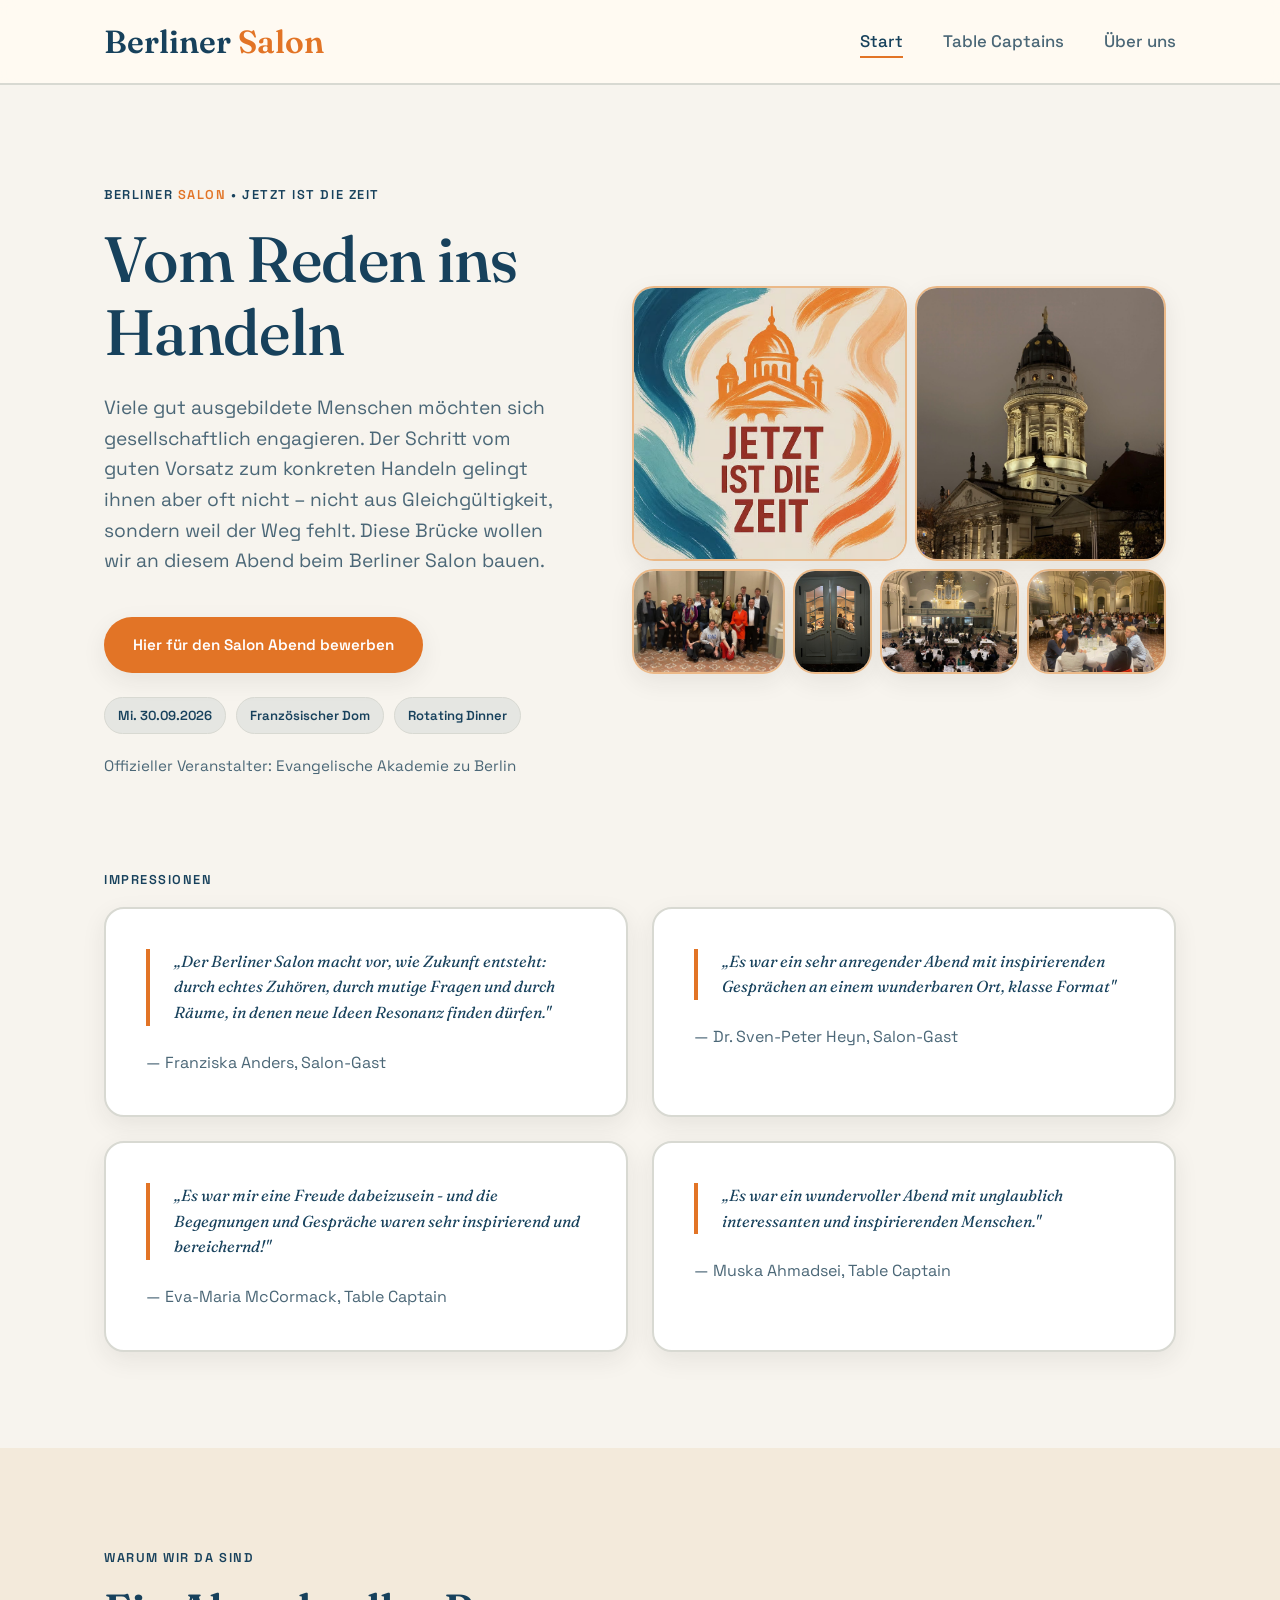
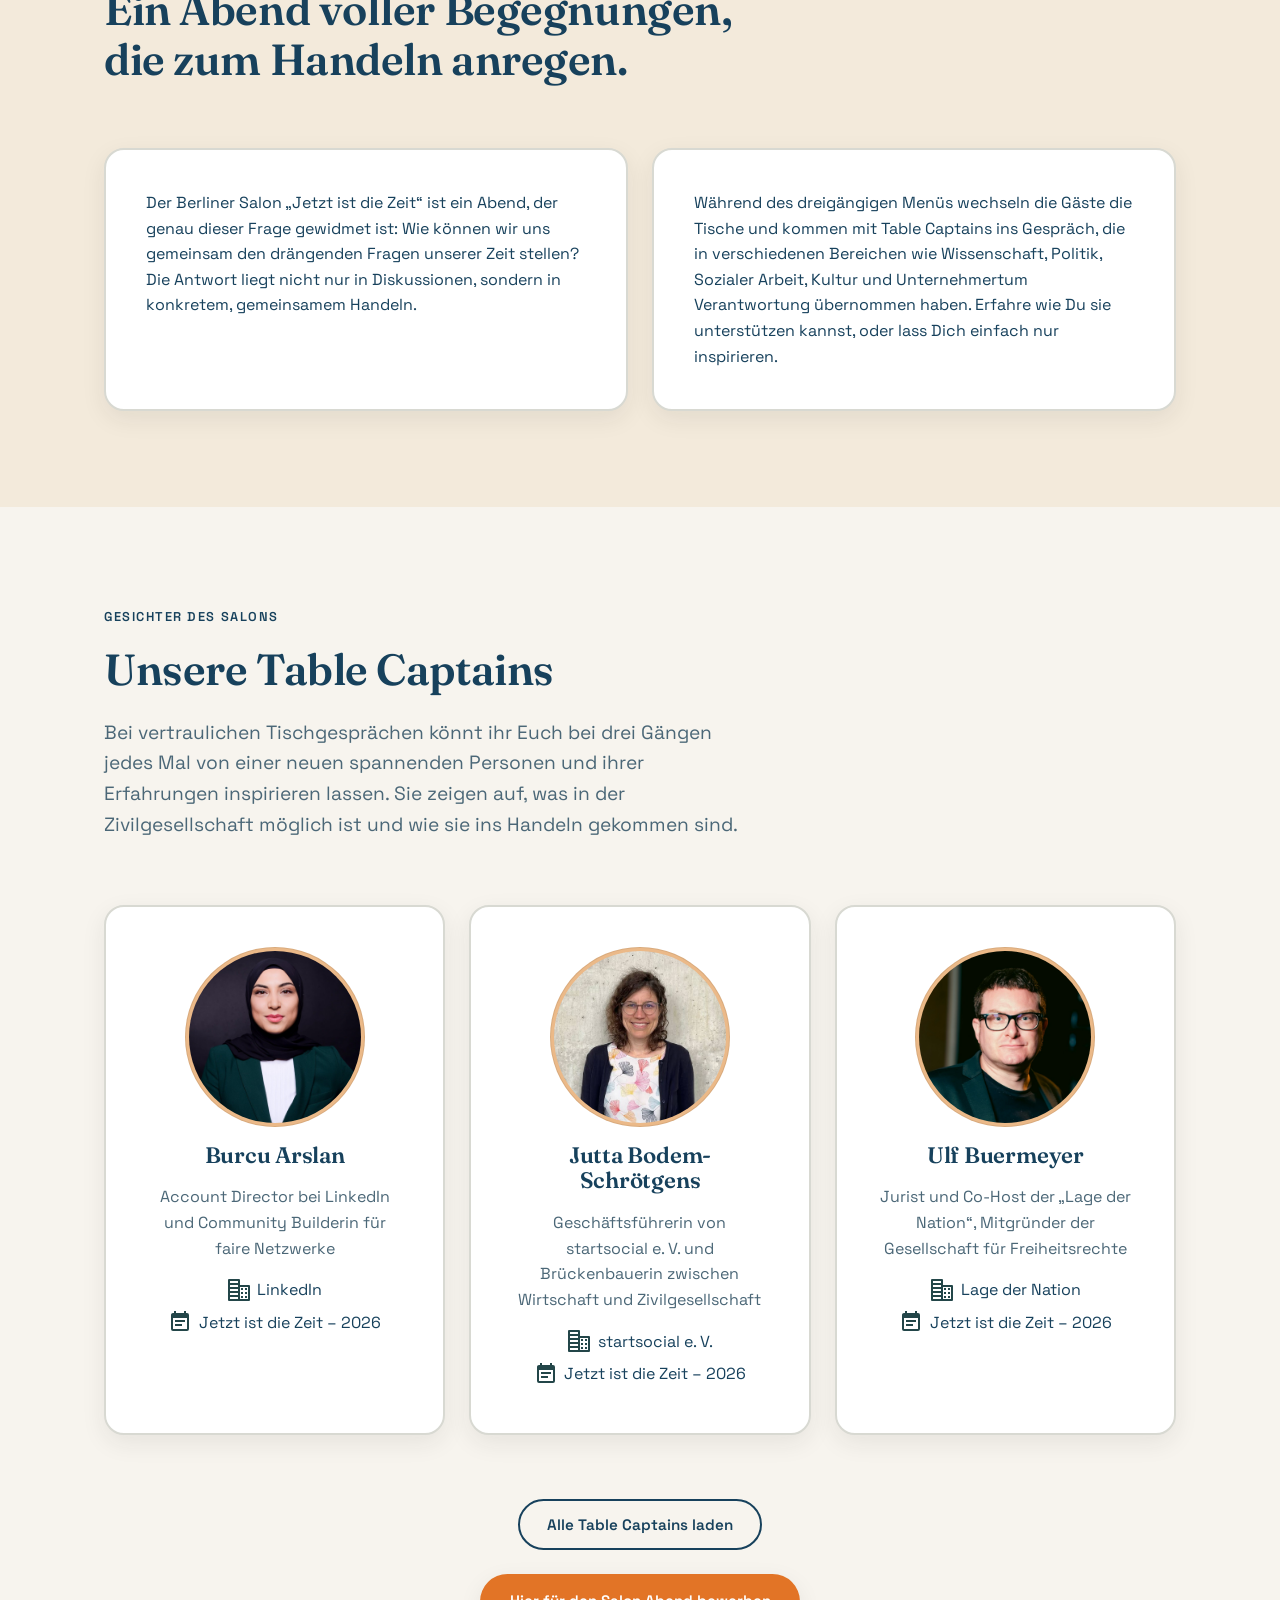
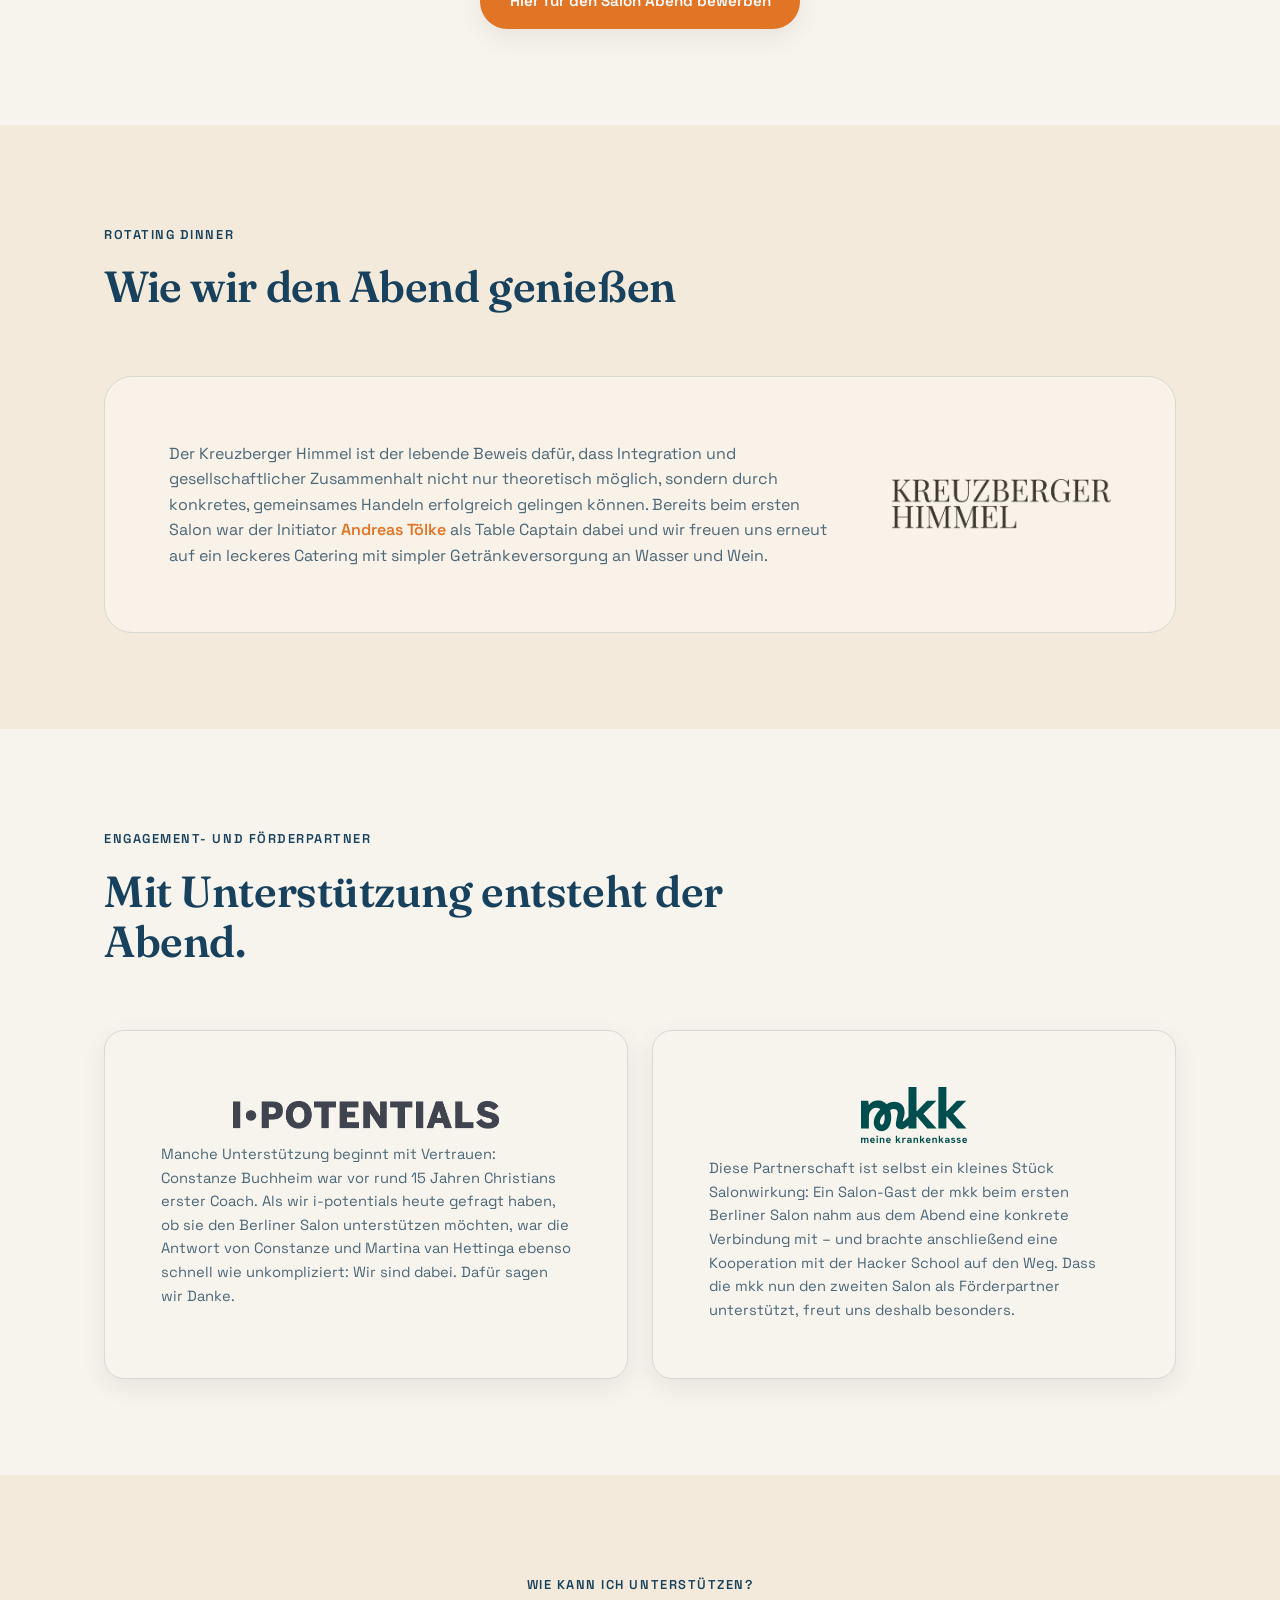
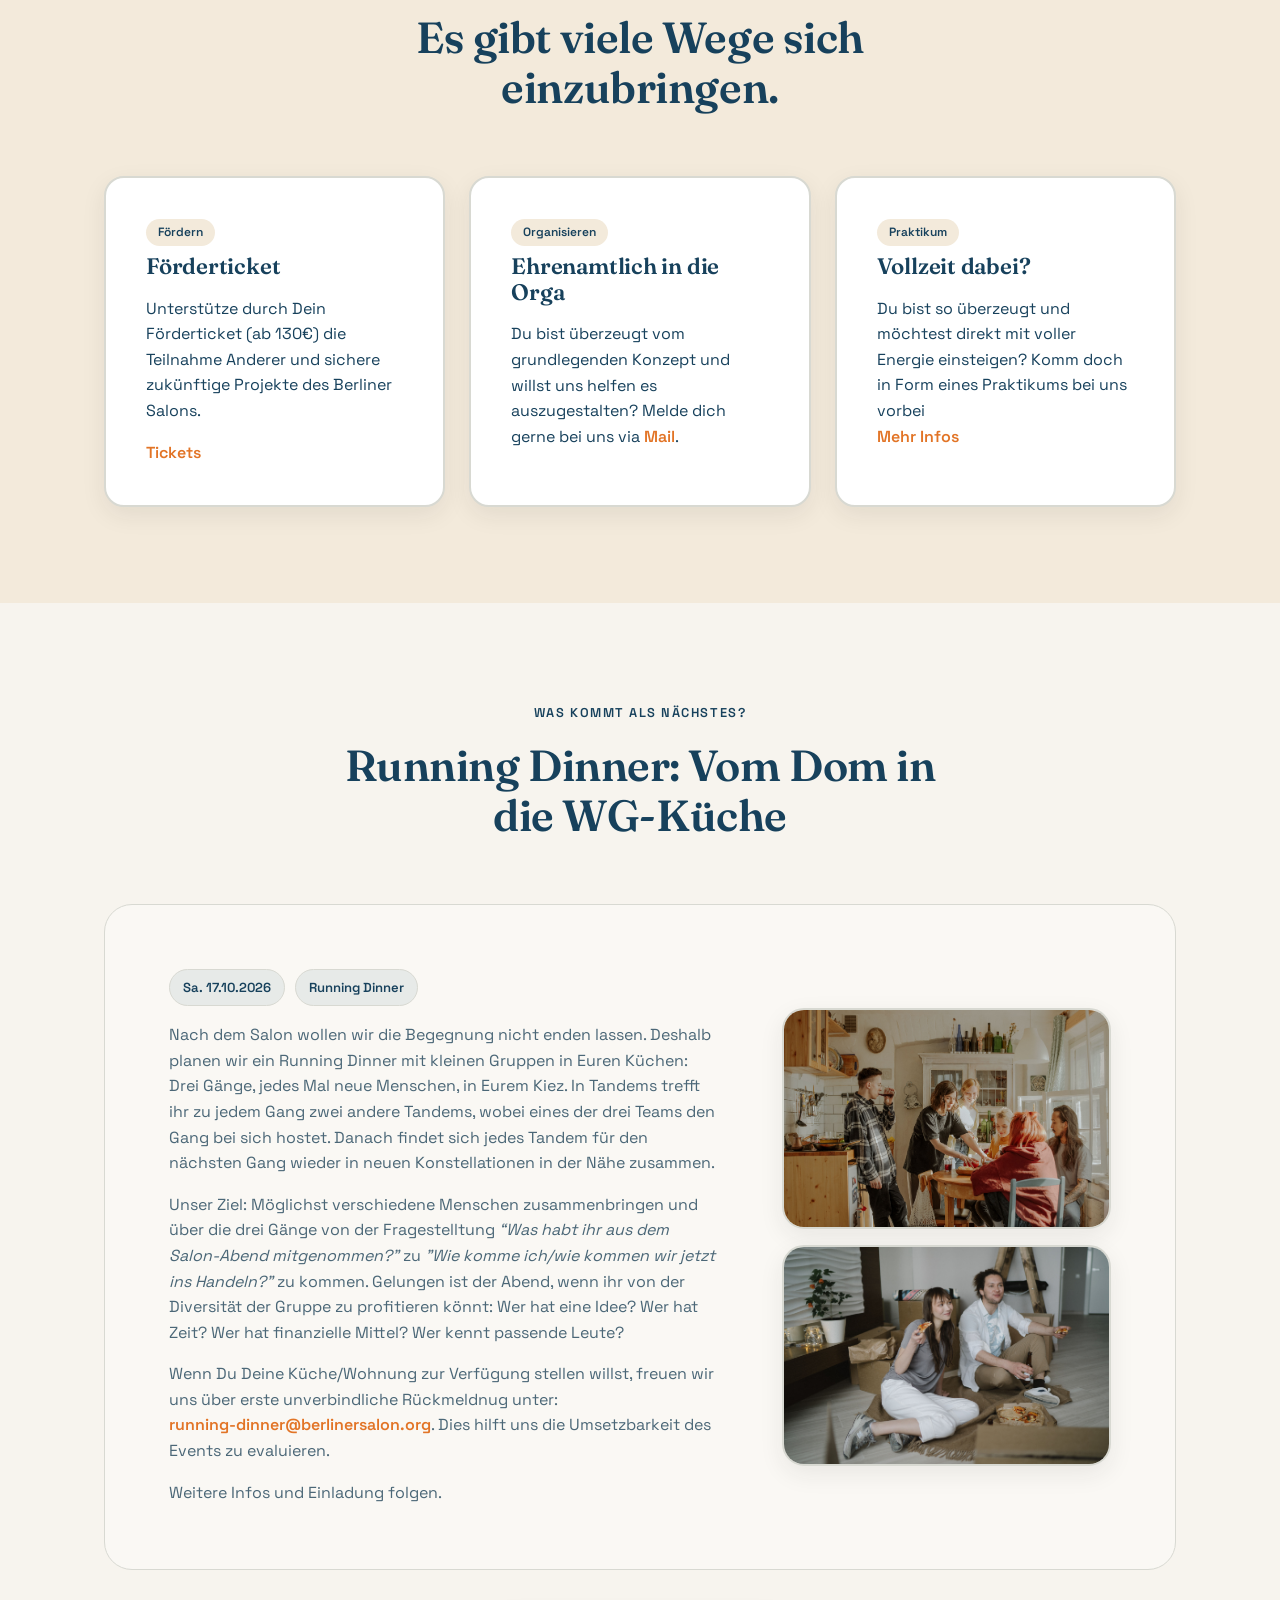
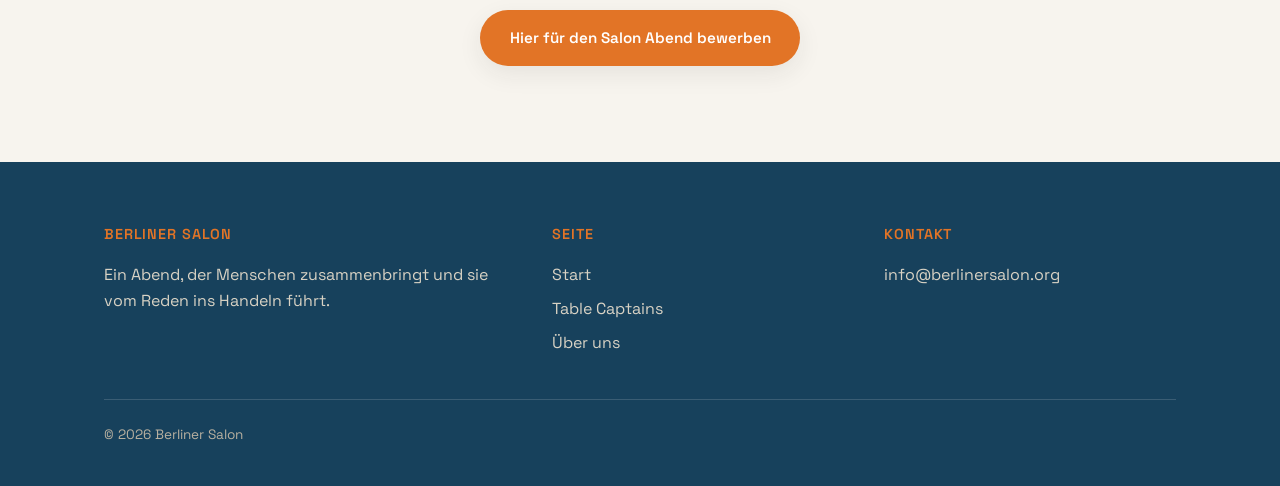
<file: index.html>
<!DOCTYPE html>
<html lang="de">
<head>
  <meta charset="UTF-8">
  <meta name="viewport" content="width=device-width, initial-scale=1.0">
  <base href="./">
  <title>Berliner Salon — Jetzt ist die Zeit</title>
  <meta name="description" content="Berliner Salon – Jetzt ist die Zeit. Ein Abend für Begegnung, Verantwortung und gesellschaftliches Handeln in Berlin.">

  <link rel="preconnect" href="https://fonts.googleapis.com">
  <link href="https://fonts.googleapis.com/css2?family=Fraunces:opsz,wght@9..144,500;9..144,600&family=Space+Grotesk:wght@400;500;600&display=swap" rel="stylesheet">
  <link rel="stylesheet" href="css/style.css">
</head>
<body>
  <header class="site-header">
    <nav class="nav container">
      <a href="index.html" class="nav-logo">Berliner <span>Salon</span></a>
      <button class="nav-toggle" aria-label="Menü öffnen" aria-expanded="false">
        <span></span><span></span><span></span>
      </button>
      <ul class="nav-links">
        <li><a href="index.html" class="is-active">Start</a></li>
        <li><a href="tableCaptains.html">Table Captains</a></li>
        <li><a href="about.html">Über uns</a></li>
      </ul>
    </nav>
  </header>

  <section class="hero container">
    <div class="hero-grid">
      <div>
        <span class="eyebrow">Berliner <span class="salon-word">Salon</span> • Jetzt ist die Zeit</span>
        <h1>Vom Reden ins Handeln</h1>
        <p class="text-lead">
          Viele gut ausgebildete Menschen möchten sich gesellschaftlich engagieren. Der Schritt vom guten Vorsatz zum konkreten Handeln gelingt ihnen aber oft nicht – nicht aus Gleichgültigkeit, sondern weil der Weg fehlt. Diese Brücke wollen wir an diesem Abend beim Berliner Salon bauen.
        </p>
        <div class="hero-actions">
          <a href="https://luma.com/vsdv1z58" class="btn btn-primary">Hier für den Salon Abend bewerben</a>
        </div>
        <div class="info-pills" aria-label="Eventdetails">
          <span>Mi. 30.09.2026</span>
          <span>Französischer Dom</span>
          <span>Rotating Dinner</span>
        </div>
        <p class="event-note">Offizieller Veranstalter: Evangelische Akademie zu Berlin</p>
      </div>

      <div class="gallery-justified" aria-label="Impressionen vom Berliner Salon">
        <img src="data/events/images/salon-jetzt-ist-die-zeit.jpg.avif" alt="Berliner Salon Abend im Französischen Dom">
        <img src="images/dom_outside.jpeg" alt="Der Französische Dom von außen">
        <img src="images/table_captains.jpeg" alt="Table Captains im Austausch" class="row-two">
        <img src="images/entry_doors.jpeg" alt="Blick in den Französischen Dom" class="row-two">
        <img src="images/interior_wide.jpeg" alt="Blick in den Französischen Dom" class="row-two">
        <img src="images/table_closeup.jpeg" alt="Tischgespräch beim Berliner Salon" class="row-two">
      </div>
    </div>
  </section>

  <!-- ==========================================================
       ERFAHRUNGSBERICHTE
       Nutzt die .quote-Klasse für hervorgehobene Zitate.
       ========================================================== -->
  <section class="container section" style="padding-top: var(--space-md);">
    <span class="eyebrow">Impressionen</span>
    <div class="grid grid-2" style="margin-top: 0;">
      <div class="card quote-card">
        <blockquote class="quote">„Der Berliner Salon macht vor, wie Zukunft entsteht: durch echtes Zuhören, durch mutige Fragen und durch Räume, in denen neue Ideen Resonanz finden dürfen."</blockquote>
        <p style="color: var(--color-ink-soft);">— Franziska Anders, Salon-Gast</p>
      </div>
      <div class="card quote-card">
        <blockquote class="quote">„Es war ein sehr anregender Abend mit inspirierenden Gesprächen an einem wunderbaren Ort, klasse Format"</blockquote>
        <p style="color: var(--color-ink-soft);">— Dr. Sven-Peter Heyn, Salon-Gast</p>
      </div>
      <div class="card quote-card">
        <blockquote class="quote">„Es war mir eine Freude dabeizusein - und die Begegnungen und Gespräche waren sehr inspirierend und bereichernd!"</blockquote>
        <p style="color: var(--color-ink-soft);">— Eva-Maria McCormack, Table Captain</p>
      </div>
      <div class="card quote-card">
        <blockquote class="quote">„Es war ein wundervoller Abend mit unglaublich interessanten und inspirierenden Menschen."</blockquote>
        <p style="color: var(--color-ink-soft);">— Muska Ahmadsei, Table Captain</p>
      </div>
    </div>
  </section>

  <section class="section section-alt">
    <div class="container">
      <div class="section-head">
        <span class="eyebrow">Warum wir da sind</span>
        <h2>Ein Abend voller Begegnungen, die zum Handeln anregen.</h2>
      </div>

      <div class="split-cta">
        <div class="card">
          <p>Der Berliner Salon „Jetzt ist die Zeit“ ist ein Abend, der genau dieser Frage gewidmet ist: Wie können wir uns gemeinsam den drängenden Fragen unserer Zeit stellen? Die Antwort liegt nicht nur in Diskussionen, sondern in konkretem, gemeinsamem Handeln.</p>
        </div>
        <div class="card">
          <p>Während des dreigängigen Menüs wechseln die Gäste die Tische und kommen mit Table Captains ins Gespräch, die in verschiedenen Bereichen wie Wissenschaft, Politik, Sozialer Arbeit, Kultur und Unternehmertum Verantwortung übernommen haben. Erfahre wie Du sie unterstützen kannst, oder lass Dich einfach nur inspirieren.</p>
        </div>
      </div>
    </div>
  </section>

  <section class="container section">
    <div class="section-head">
      <span class="eyebrow">Gesichter des Salons</span>
      <h2>Unsere Table Captains</h2>
      <p class="text-lead">Bei vertraulichen Tischgesprächen könnt ihr Euch bei drei Gängen jedes Mal von einer neuen spannenden Personen und ihrer Erfahrungen inspirieren lassen. Sie zeigen auf, was in der Zivilgesellschaft möglich ist und wie sie ins Handeln gekommen sind.</p>
    </div>

    <!-- Container für die ersten 3 Table Captains (sichtbar) -->
    <div class="grid grid-3" id="featured-table-captains"></div>

    <!-- Container für alle Table Captains (zuerst ausgeblendet) -->
    <div class="grid grid-3" id="all-table-captains" style="display: none; margin-top: var(--space-lg);"></div>

    <div style="text-align:center; margin-top: var(--space-xl);">
      <button id="toggle-table-captains-btn" class="btn btn-outline">Alle Table Captains laden</button>
    </div>
    <div style="text-align:center; margin-top: var(--space-md);">
      <a href="https://luma.com/vsdv1z58" class="btn btn-primary">Hier für den Salon Abend bewerben</a>
    </div>
  </section>

  <section class="section section-alt">
    <div class="container">
      <div class="section-head">
        <span class="eyebrow">Rotating Dinner</span>
        <h2>Wie wir den Abend genießen</h2>
      </div>
      <div class="running-dinner-box rotating-dinner-box" >
        <div class="running-dinner-copy">
          <p>Der Kreuzberger Himmel ist der lebende Beweis dafür, dass Integration und gesellschaftlicher Zusammenhalt nicht nur theoretisch möglich, sondern durch konkretes, gemeinsames Handeln erfolgreich gelingen können. Bereits beim ersten Salon war der Initiator <a class="inline-link" href="tableCaptainPortrait.html?id=andreas_toelke">Andreas Tölke</a> als Table Captain dabei und wir freuen uns erneut auf ein leckeres Catering mit simpler Getränkeversorgung an Wasser und Wein.</p>
        </div>
        <div>
          <a href="https://kreuzberger-himmel.de" class="rotating-dinner-img">
            <img src="images/kreuzberger_himmel_logo.png" alt="Kreuzberger Keller Logo" >
          </a>
        </div>
      </div>
    </div>
  </section>

  <section class="section">
    <div class="container">
      <div class="section-head">
        <span class="eyebrow">Engagement- und Förderpartner</span>
        <h2>Mit Unterstützung entsteht der Abend.</h2>
      </div>

      <div class="sponsor-grid">
        <a href="https://i-potentials.de/">
          <div class="sponsor-card">
            <div class="sponsor-card-inner">
              <img src="data/events/images/i-potentials-logo.png" alt="i-potentials">
              <p>Manche Unterstützung beginnt mit Vertrauen: Constanze Buchheim war vor rund 15 Jahren Christians erster Coach. Als wir i-potentials heute gefragt haben, ob sie den Berliner Salon unterstützen möchten, war die Antwort von Constanze und Martina van Hettinga ebenso schnell wie unkompliziert: Wir sind dabei. Dafür sagen wir Danke.</p>
            </div>
          </div>
        </a>
        <a href="https://www.meine-krankenkasse.de">
          <div class="sponsor-card">
          <div class="sponsor-card-inner">
            <img src="data/events/images/mkk-logo.svg" alt="mkk">
            <p>Diese Partnerschaft ist selbst ein kleines Stück Salonwirkung: Ein Salon-Gast der mkk beim ersten Berliner Salon nahm aus dem Abend eine konkrete Verbindung mit – und brachte anschließend eine Kooperation mit der Hacker School auf den Weg. Dass die mkk nun den zweiten Salon als Förderpartner unterstützt, freut uns deshalb besonders.</p>
          </div>
        </div>
        </a>
      </div>
    </div>
  </section>

  <section class="section section-alt">
    <div class="container">
      <div class="section-head center">
        <span class="eyebrow">Wie kann ich unterstützen?</span>
        <h2>Es gibt viele Wege sich einzubringen.</h2>
      </div>
      <div class="help-grid">
        <div class="card help-card">
          <span class="badge">Fördern</span>
          <h3>Förderticket</h3>
          <p>Unterstütze durch Dein Förderticket (ab 130€) die Teilnahme Anderer und sichere zukünftige Projekte des Berliner Salons.</p>
          <a href="https://luma.com/vsdv1z58" class="text-link">Tickets</a>
        </div>
        <div class="card help-card">
          <span class="badge">Organisieren</span>
          <h3>Ehrenamtlich in die Orga</h3>
          <p>Du bist überzeugt vom grundlegenden Konzept und willst uns helfen es auszugestalten? Melde dich gerne bei uns via <a href="mailto:info@berlinersalon.org" class="inline-link"> Mail</a>.</p>
        </div>
        <div class="card help-card">
          <span class="badge">Praktikum</span>
          <h3>Vollzeit dabei?</h3>
          <p>Du bist so überzeugt und möchtest direkt mit voller Energie einsteigen? Komm doch in Form eines Praktikums bei uns vorbei</p>
          <a href="https://goodjobs.eu/jobs/founders-associate-praktikum-community-salons-social-impact-gn-berliner-salon-community" class="inline-link" class="text-link">Mehr Infos</a>
        </div>
      </div>
    </div>
  </section>

  <section class="section">
    <div class="container" id="running-dinner">
      <div class="section-head center">
        <span class="eyebrow">Was kommt als Nächstes?</span>
        <h2>Running Dinner: Vom Dom in die WG-Küche</h2>
      </div>
      <div class="running-dinner-box">
        <div class="running-dinner-copy">
          <div class="info-pills" style="margin-top: 0"; aria-label="Eventdetails">
            <span>Sa. 17.10.2026</span>
            <span>Running Dinner</span>
          </div>
          <p>Nach dem Salon wollen wir die Begegnung nicht enden lassen. Deshalb planen wir ein Running Dinner mit kleinen Gruppen in Euren Küchen: Drei Gänge, jedes Mal neue Menschen, in Eurem Kiez. In Tandems trefft ihr zu jedem Gang zwei andere Tandems, wobei eines der drei Teams den Gang bei sich hostet. Danach findet sich jedes Tandem für den nächsten Gang wieder in neuen Konstellationen in der Nähe zusammen.</p>
          <p>Unser Ziel: Möglichst verschiedene Menschen zusammenbringen und über die drei Gänge von der Fragestelltung <i>“Was habt ihr aus dem Salon-Abend mitgenommen?”</i> zu <i>"Wie komme ich/wie kommen wir jetzt ins Handeln?”</i> zu kommen. Gelungen ist der Abend, wenn ihr von der Diversität der Gruppe zu profitieren könnt: Wer hat eine Idee? Wer hat Zeit? Wer hat finanzielle Mittel? Wer kennt passende Leute?</p>
          <p>Wenn Du Deine Küche/Wohnung zur Verfügung stellen willst, freuen wir uns über erste unverbindliche Rückmeldnug unter: <a href="mailto:running-dinner@berlinersalon.org" class="inline-link">running-dinner@berlinersalon.org</a>. Dies hilft uns die Umsetzbarkeit des Events zu evaluieren.</p>
          <p>Weitere Infos und Einladung folgen.</p>
        </div>

        <div class="running-dinner-gallery">
          <img src="images/wg_kitchen_2.jpg" alt="WG Küche">
          <img src="images/pizza_floor.jpg" alt="Pizza auf dem Boden">
        </div>
      </div>
      <div style="text-align:center; margin-top: var(--space-lg);">
        <a href="https://luma.com/vsdv1z58" class="btn btn-primary">Hier für den Salon Abend bewerben</a>
      </div>
    </div>
  </section>  

  <footer class="site-footer">
    <div class="container">
      <div class="footer-grid">
        <div>
          <h4>Berliner Salon</h4>
          <p>Ein Abend, der Menschen zusammenbringt und sie vom Reden ins Handeln führt.</p>
        </div>
        <div>
          <h4>Seite</h4>
          <a href="index.html">Start</a>
          <a href="tableCaptains.html">Table Captains</a>
          <a href="about.html">Über uns</a>
        </div>
        <div>
          <h4>Kontakt</h4>
          <a href="mailto:info@berlinersalon.org">info@berlinersalon.org</a>
        </div>
      </div>
      <div class="footer-bottom">
        <span>© 2026 Berliner Salon</span>
        <!-- <span>Impressum · Datenschutz</span> -->
      </div>
    </div>
  </footer>

  <script src="js/tableCaptainData.js"></script>
  <script src="data/tableCaptains/andreas_toelke.js"></script>
  <script src="data/tableCaptains/anna_alex.js"></script>
  <script src="data/tableCaptains/anne_gidion.js"></script>
  <script src="data/tableCaptains/bernd_roggendorf.js"></script>
  <script src="data/tableCaptains/burcu_arslan.js"></script>
  <script src="data/tableCaptains/carl_muehlbach.js"></script>
  <script src="data/tableCaptains/christian_luhmann.js"></script>
  <script src="data/tableCaptains/christiana_bukalo.js"></script>
  <script src="data/tableCaptains/clara_braeuer.js"></script>
  <script src="data/tableCaptains/claus_weselsky.js"></script>
  <script src="data/tableCaptains/dervis_hizarci.js"></script>
  <script src="data/tableCaptains/eva-mariamccormack.js"></script>
  <script src="data/tableCaptains/fabian_westerheide.js"></script>
  <script src="data/tableCaptains/felix_oldenburg.js"></script>
  <script src="data/tableCaptains/florian_westphal.js"></script>
  <script src="data/tableCaptains/fritz_von-korff.js"></script>
  <script src="data/tableCaptains/hadi_al_khatib.js"></script>
  <script src="data/tableCaptains/isabell_koschnitzke.js"></script>
  <script src="data/tableCaptains/janna_schweigmann.js"></script>
  <script src="data/tableCaptains/jeannette_gusko.js"></script>
  <script src="data/tableCaptains/jonas_leve.js"></script>
  <script src="data/tableCaptains/joshua_steib.js"></script>
  <script src="data/tableCaptains/julia_freudenberg.js"></script>
  <script src="data/tableCaptains/jutta_bodem-schroetgens.js"></script>
  <script src="data/tableCaptains/kai_lanz.js"></script>
  <script src="data/tableCaptains/kai_monheim.js"></script>
  <script src="data/tableCaptains/karin_heinzl.js"></script>
  <script src="data/tableCaptains/kristina_kroemer.js"></script>
  <script src="data/tableCaptains/lara_buschmann.js"></script>
  <script src="data/tableCaptains/luca_piwodda.js"></script>
  <script src="data/tableCaptains/luise_pusch.js"></script>
  <script src="data/tableCaptains/marc_unkelbach.js"></script>
  <script src="data/tableCaptains/maximilian_oehl.js"></script>
  <script src="data/tableCaptains/muska_ahmadsei.js"></script>
  <script src="data/tableCaptains/nina_horre.js"></script>
  <script src="data/tableCaptains/paolo_stolpmann.js"></script>
  <script src="data/tableCaptains/patrizia_casagranda.js"></script>
  <script src="data/tableCaptains/sabine_werth.js"></script>
  <script src="data/tableCaptains/saskia_sefranek.js"></script>
  <script src="data/tableCaptains/shammi_haque.js"></script>
  <script src="data/tableCaptains/sidonie_fernau.js"></script>
  <script src="data/tableCaptains/stefan_bernickel.js"></script>
  <script src="data/tableCaptains/steffen_mau.js"></script>
  <script src="data/tableCaptains/till_wahnbaeck.js"></script>
  <script src="data/tableCaptains/tini_diekmann.js"></script>
  <script src="data/tableCaptains/ulf_buermeyer.js"></script>
  <script src="data/tableCaptains/volker_wissing.js"></script>
  <script src="data/tableCaptains/wolfgang_gruendinger.js"></script>
  <script>
    // Hilfsfunktion zum Erstellen der Card-Markups
    function cardMarkup(person, showTable = true) {
      const hasOrg = person.tags?.company && person.tags.company.trim() !== '';
      const hasTable = person.table && person.table.trim() !== '';

      return `
        <a class="card person-card" href="tableCaptainPortrait.html?id=${person.id}">
          <div class="person-avatar" style="background-color: var(--color-primary-light);">
            <img src="data/tableCaptains/images/${person.picture}" alt="${person.name}">
          </div>
          <h3>${person.name}</h3>
          <p style="color: var(--color-ink-soft);">${person.shortDescription}</p>
          <div class="tags" style="margin-top: var(--space-sm);">
            ${hasOrg ? `<span class="tag company"><img src="icons/company.svg" alt="Organisation" class="icon"> ${person.tags.company}</span>` : ''}
            ${person.tags?.event ? `<span class="tag event"><img src="icons/calendar.svg" alt="Event" class="icon"> ${person.tags.event}</span>` : ''}
          </div>
          ${showTable && hasTable ? `<span class="person-table">Tisch ${person.table}</span>` : ''}
        </a>
      `;
    }

    function renderFeaturedAndAllTableCaptains() {
      const featuredContainer = document.getElementById('featured-table-captains');
      const allContainer = document.getElementById('all-table-captains');
      if (!featuredContainer || !allContainer) return;

      // Alle Captains holen und alphabetisch sortieren (nach Nachname)
      const all = [...getAllTableCaptains()].sort((a, b) => {
        const getNachname = (name) => name.trim().split(' ').pop();
        return getNachname(a.name).localeCompare(getNachname(b.name), 'de');
      });

      // Nur die des aktuellen Events (Jetzt ist die Zeit – 2026)
      const currentEventCaptains = all.filter(p => p.tags?.event === 'Jetzt ist die Zeit – 2026');

      // Die ersten 3 für die Vorschau (featured)
      const featured = currentEventCaptains.slice(0, 3);
      featuredContainer.innerHTML = featured.map(p => cardMarkup(p, true)).join('');

      // Alle für den ausgeklappten Zustand
      allContainer.innerHTML = currentEventCaptains.map(p => cardMarkup(p, true)).join('');
    }

    function setupToggleButton() {
      const btn = document.getElementById('toggle-table-captains-btn');
      const featuredContainer = document.getElementById('featured-table-captains');
      const allContainer = document.getElementById('all-table-captains');
      
      if (!btn || !featuredContainer || !allContainer) return;

      let isExpanded = false;

      btn.addEventListener('click', function() {
        isExpanded = !isExpanded;

        if (isExpanded) {
          // Ausklappen: featured ausblenden, alle anzeigen
          featuredContainer.style.display = 'none';
          allContainer.style.display = 'grid';
          btn.textContent = 'Weniger Table Captains anzeigen';
        } else {
          // Einklappen: alle ausblenden, featured anzeigen
          allContainer.style.display = 'none';
          featuredContainer.style.display = 'grid';
          btn.textContent = 'Alle Table Captains laden';
          
          // Zum featured Table Captains Container scrollen
          featuredContainer.scrollIntoView({ behavior: 'smooth', block: 'start' });
        }
      });
    }

    document.addEventListener('DOMContentLoaded', function() {
      renderFeaturedAndAllTableCaptains();
      setupToggleButton();
    });
  </script>
  <script src="js/main.js"></script>
</body>
</html>
</file>
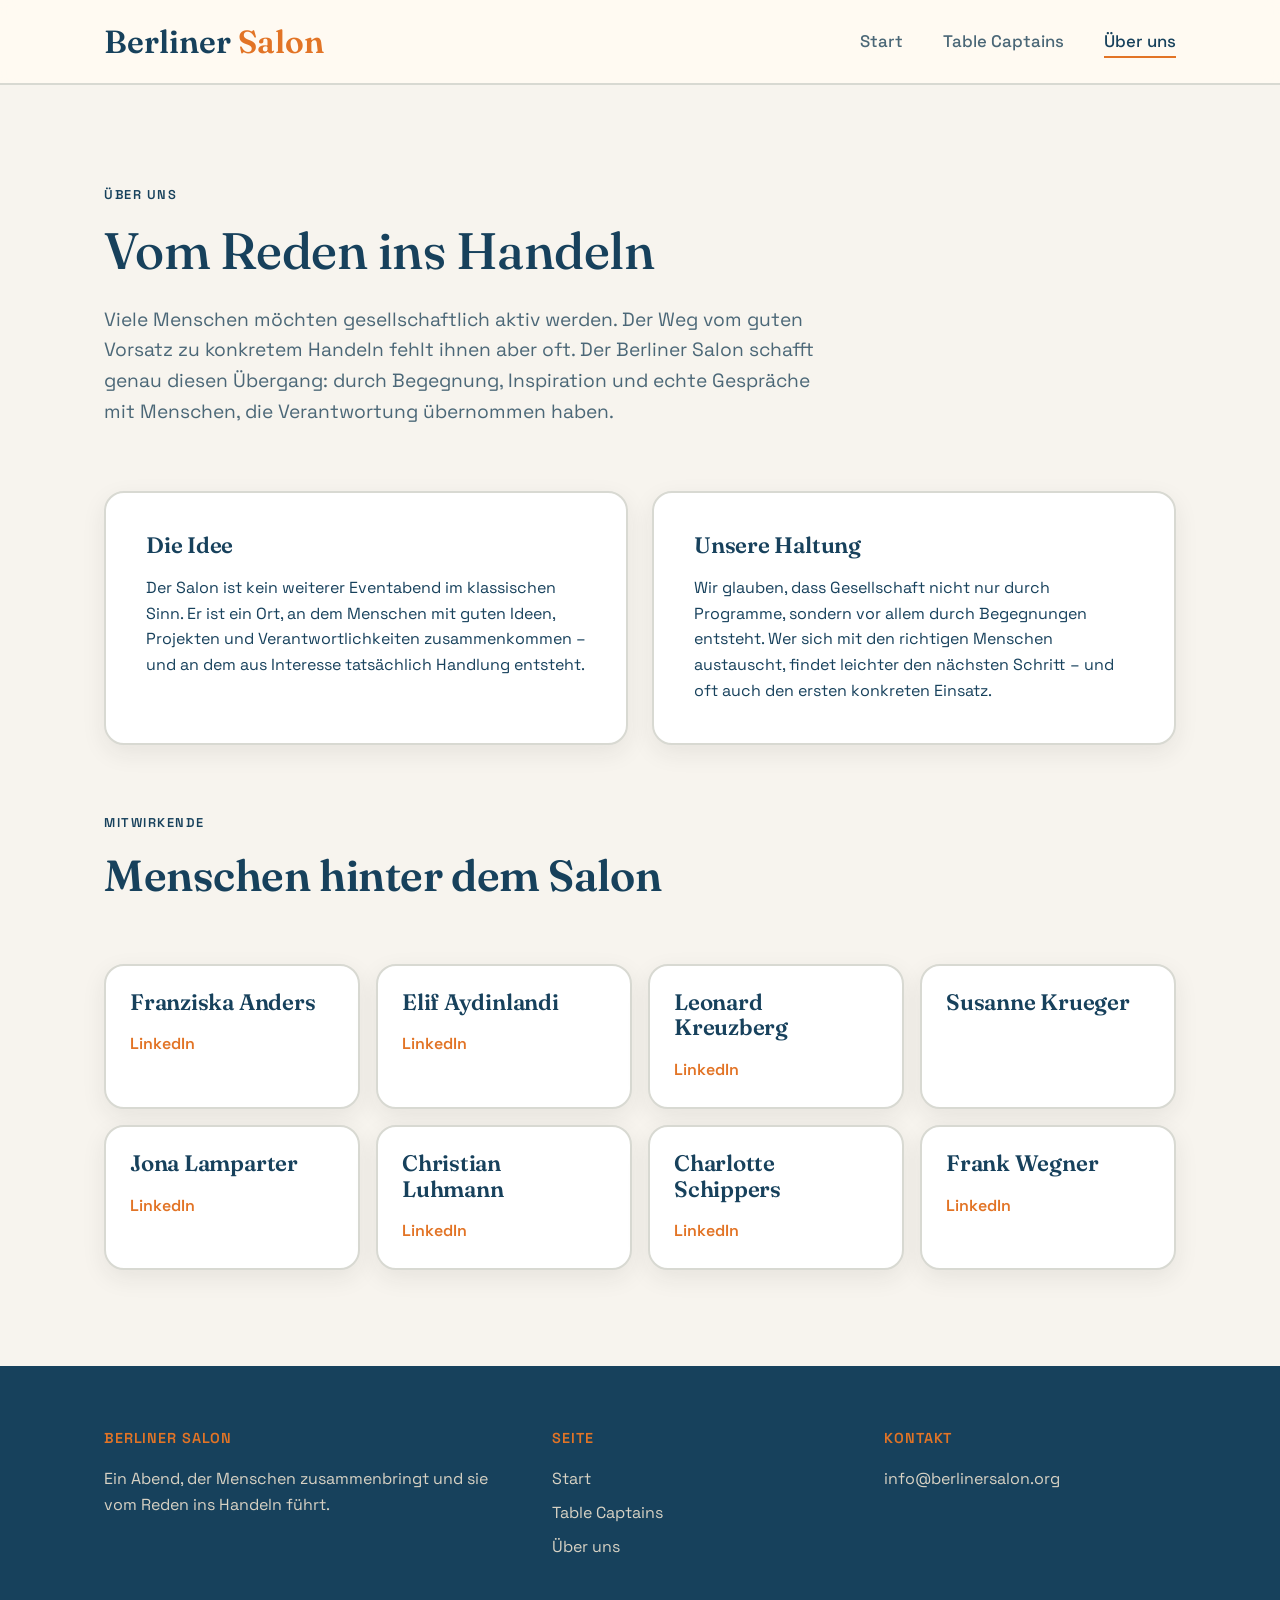
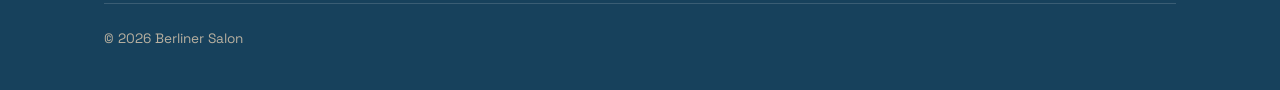
<file: about.html>
<!DOCTYPE html>
<html lang="de">
<head>
  <meta charset="UTF-8">
  <meta name="viewport" content="width=device-width, initial-scale=1.0">
  <base href="./">
  <title>Über uns — Berliner Salon</title>
  <meta name="description" content="Über den Berliner Salon: Idee, Ziel und die Menschen hinter dem Format.">
  <link rel="preconnect" href="https://fonts.googleapis.com">
  <link href="https://fonts.googleapis.com/css2?family=Fraunces:opsz,wght@9..144,500;9..144,600&family=Space+Grotesk:wght@400;500;600&display=swap" rel="stylesheet">
  <link rel="stylesheet" href="css/style.css">
</head>
<body>
  <header class="site-header">
    <nav class="nav container">
      <a href="index.html" class="nav-logo">Berliner <span>Salon</span></a>
      <button class="nav-toggle" aria-label="Menü öffnen" aria-expanded="false">
        <span></span><span></span><span></span>
      </button>
      <ul class="nav-links">
        <li><a href="index.html">Start</a></li>
        <li><a href="tableCaptains.html">Table Captains</a></li>
        <li><a href="about.html" class="is-active">Über uns</a></li>
      </ul>
    </nav>
  </header>

  <main class="container section">
    <span class="eyebrow">Über uns</span>
    <h1 style="font-size: clamp(2.2rem, 4vw, 3.2rem);">Vom Reden ins Handeln</h1>
    <p class="text-lead" style="margin-top: var(--space-sm);">
      Viele Menschen möchten gesellschaftlich aktiv werden. Der Weg vom guten Vorsatz zu konkretem Handeln fehlt ihnen aber oft. Der Berliner Salon schafft genau diesen Übergang: durch Begegnung, Inspiration und echte Gespräche mit Menschen, die Verantwortung übernommen haben.
    </p>

    <div class="split-cta" style="margin-top: var(--space-xl);">
      <div class="card">
        <h3>Die Idee</h3>
        <p style="margin-top: var(--space-sm);">Der Salon ist kein weiterer Eventabend im klassischen Sinn. Er ist ein Ort, an dem Menschen mit guten Ideen, Projekten und Verantwortlichkeiten zusammenkommen – und an dem aus Interesse tatsächlich Handlung entsteht.</p>
      </div>
      <div class="card">
        <h3>Unsere Haltung</h3>
        <p style="margin-top: var(--space-sm);">Wir glauben, dass Gesellschaft nicht nur durch Programme, sondern vor allem durch Begegnungen entsteht. Wer sich mit den richtigen Menschen austauscht, findet leichter den nächsten Schritt – und oft auch den ersten konkreten Einsatz.</p>
      </div>
    </div>

    <section class="section" style="padding-top: var(--space-xl); padding-bottom: 0;">
      <div class="section-head">
        <span class="eyebrow">Mitwirkende</span>
        <h2>Menschen hinter dem Salon</h2>
      </div>

      <div class="grid grid-4">
        <div class="card about-person-card">
          <h3>Franziska Anders</h3>
          <a class="inline-link" href="https://www.linkedin.com/in/franziskaanders/" target="_blank" rel="noopener noreferrer">LinkedIn</a>
        </div>
        <div class="card about-person-card">
          <h3>Elif Aydinlandi</h3>
          <a class="inline-link" href="https://www.linkedin.com/in/elifaydinlandi/" target="_blank" rel="noopener noreferrer">LinkedIn</a>
        </div>
        <div class="card about-person-card">
          <h3>Leonard Kreuzberg</h3>
          <a class="inline-link" href="https://www.linkedin.com/in/lkreutzberg/" target="_blank" rel="noopener noreferrer">LinkedIn</a>
        </div>
        <div class="card about-person-card">
          <h3>Susanne Krueger</h3>
          <!-- <a class="text-link" href="" target="_blank" rel="noopener noreferrer">LinkedIn</a> -->
        </div>
        <div class="card about-person-card">
          <h3>Jona Lamparter</h3>
          <a class="inline-link" href="https://www.linkedin.com/in/jona-lamparter-7945b1278/" target="_blank" rel="noopener noreferrer">LinkedIn</a>
        </div>
         <div class="card about-person-card">
          <h3>Christian Luhmann</h3>
          <a class="inline-link" href="https://www.linkedin.com/in/christian-luhmann/" target="_blank" rel="noopener noreferrer">LinkedIn</a>
        </div>
        <div class="card about-person-card">
          <h3>Charlotte Schippers</h3>
          <a class="inline-link" href="https://www.linkedin.com/in/cfcschippers/" target="_blank" rel="noopener noreferrer">LinkedIn</a>
        </div>
        <div class="card about-person-card">
          <h3>Frank Wegner</h3>
          <a class="inline-link" href="https://www.linkedin.com/in/frank-wegner-a7908b256/" target="_blank" rel="noopener noreferrer">LinkedIn</a>
      </div>
    </section>
  </main>

  <footer class="site-footer">
    <div class="container">
      <div class="footer-grid">
        <div>
          <h4>Berliner Salon</h4>
          <p>Ein Abend, der Menschen zusammenbringt und sie vom Reden ins Handeln führt.</p>
        </div>
        <div>
          <h4>Seite</h4>
          <a href="index.html">Start</a>
          <a href="tableCaptains.html">Table Captains</a>
          <a href="about.html">Über uns</a>
        </div>
        <div>
          <h4>Kontakt</h4>
          <a href="mailto:info@berlinersalon.org">info@berlinersalon.org</a>
        </div>
      </div>
      <div class="footer-bottom">
        <span>© 2026 Berliner Salon</span>
        <!-- <span>Impressum · Datenschutz</span> -->
      </div>
    </div>
  </footer>

  <script src="js/main.js"></script>
</body>
</html>
</file>
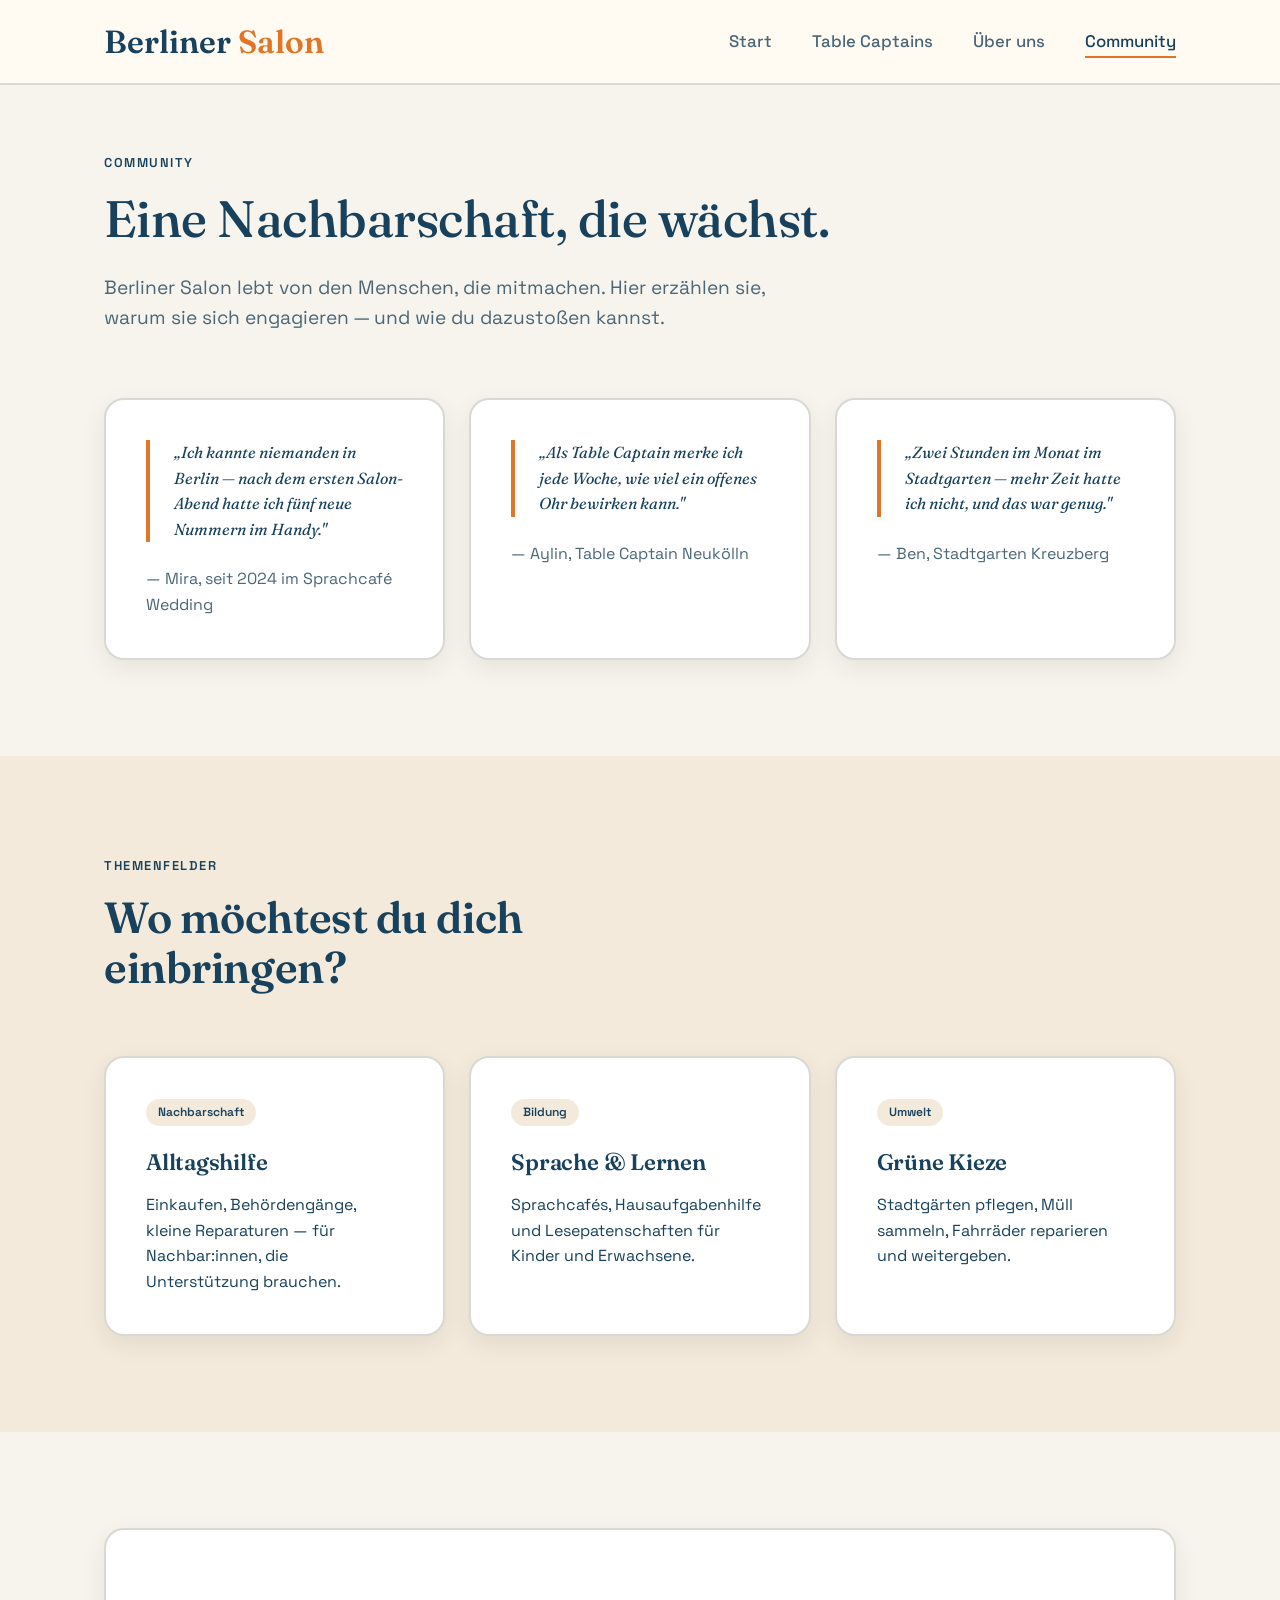
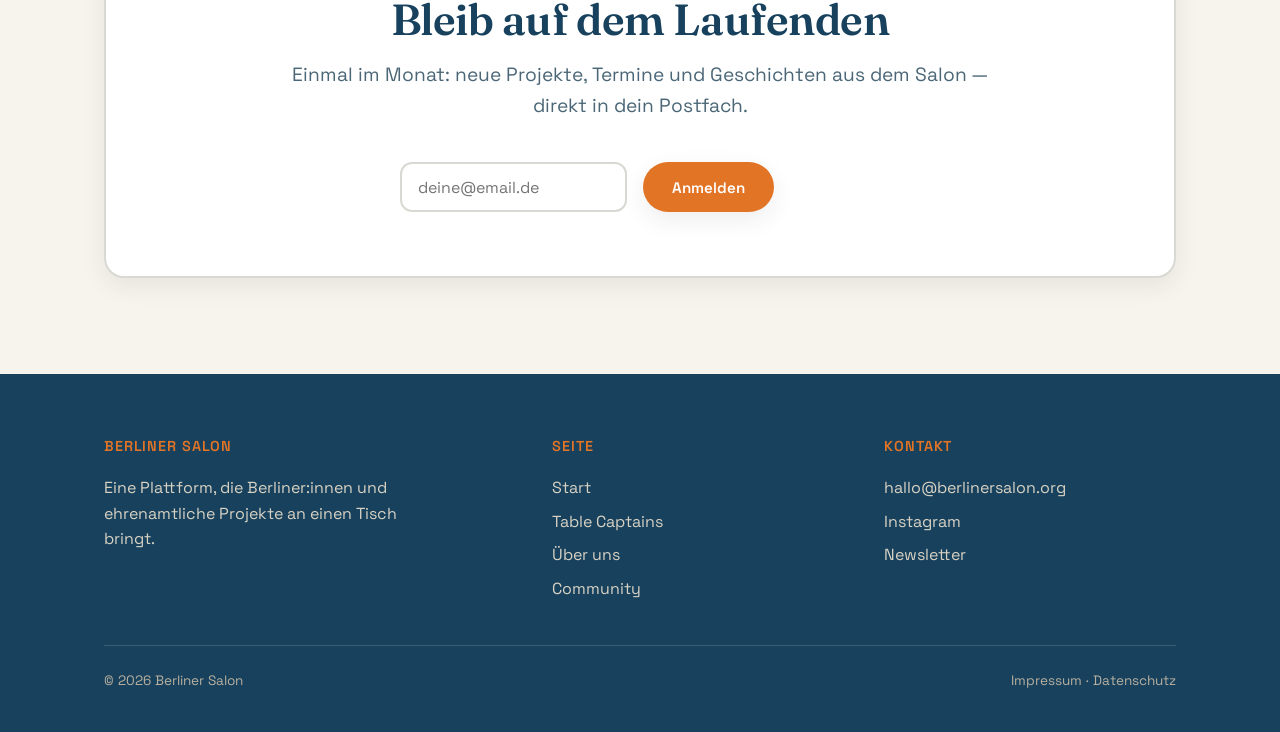
<file: community.html>
<!DOCTYPE html>
<html lang="de">
<head>
  <meta charset="UTF-8">
  <meta name="viewport" content="width=device-width, initial-scale=1.0">
  <base href="./">
  <title>Community — Berliner Salon</title>
  <meta name="description" content="Werde Teil der Berliner Salon Community — Erfahrungsberichte, Austausch und Newsletter.">
  <link rel="preconnect" href="https://fonts.googleapis.com">
  <link href="https://fonts.googleapis.com/css2?family=Fraunces:opsz,wght@9..144,500;9..144,600&family=Space+Grotesk:wght@400;500;600&display=swap" rel="stylesheet">
  <link rel="stylesheet" href="css/style.css">
</head>
<body>

  <header class="site-header">
    <nav class="nav container">
      <a href="index.html" class="nav-logo">Berliner <span>Salon</span></a>
      <button class="nav-toggle" aria-label="Menü öffnen" aria-expanded="false">
        <span></span><span></span><span></span>
      </button>
      <ul class="nav-links">
        <li><a href="index.html">Start</a></li>
        <li><a href="tableCaptains.html">Table Captains</a></li>
        <li><a href="about.html">Über uns</a></li>
        <li><a href="community.html" class="is-active">Community</a></li>
      </ul>
    </nav>
  </header>

  <section class="container" style="padding-block: var(--space-xl) var(--space-lg);">
    <span class="eyebrow">Community</span>
    <h1 style="font-size: clamp(2.2rem, 4vw, 3.2rem);">Eine Nachbarschaft, die wächst.</h1>
    <p class="text-lead">
      Berliner Salon lebt von den Menschen, die mitmachen. Hier erzählen
      sie, warum sie sich engagieren — und wie du dazustoßen kannst.
    </p>
  </section>

  <!-- ==========================================================
       ERFAHRUNGSBERICHTE
       Nutzt die .quote-Klasse für hervorgehobene Zitate.
       ========================================================== -->
  <section class="container section" style="padding-top: var(--space-md);">
    <div class="grid">
      <div class="card">
        <blockquote class="quote">„Ich kannte niemanden in Berlin — nach dem ersten Salon-Abend hatte ich fünf neue Nummern im Handy."</blockquote>
        <p style="color: var(--color-ink-soft);">— Mira, seit 2024 im Sprachcafé Wedding</p>
      </div>
      <div class="card">
        <blockquote class="quote">„Als Table Captain merke ich jede Woche, wie viel ein offenes Ohr bewirken kann."</blockquote>
        <p style="color: var(--color-ink-soft);">— Aylin, Table Captain Neukölln</p>
      </div>
      <div class="card">
        <blockquote class="quote">„Zwei Stunden im Monat im Stadtgarten — mehr Zeit hatte ich nicht, und das war genug."</blockquote>
        <p style="color: var(--color-ink-soft);">— Ben, Stadtgarten Kreuzberg</p>
      </div>
    </div>
  </section>

  <!-- ==========================================================
       ENGAGEMENT-BEREICHE
       Übersicht, in welchen Themenfeldern man mitmachen kann.
       ========================================================== -->
  <section class="section section-alt">
    <div class="container">
      <div class="section-head">
        <span class="eyebrow">Themenfelder</span>
        <h2>Wo möchtest du dich einbringen?</h2>
      </div>
      <div class="grid grid-3">
        <div class="card card--tilt-left">
          <span class="badge">Nachbarschaft</span>
          <h3 style="margin-top: var(--space-sm);">Alltagshilfe</h3>
          <p>Einkaufen, Behördengänge, kleine Reparaturen — für
             Nachbar:innen, die Unterstützung brauchen.</p>
        </div>
        <div class="card">
          <span class="badge">Bildung</span>
          <h3 style="margin-top: var(--space-sm);">Sprache & Lernen</h3>
          <p>Sprachcafés, Hausaufgabenhilfe und Lesepatenschaften
             für Kinder und Erwachsene.</p>
        </div>
        <div class="card card--tilt-right">
          <span class="badge">Umwelt</span>
          <h3 style="margin-top: var(--space-sm);">Grüne Kieze</h3>
          <p>Stadtgärten pflegen, Müll sammeln, Fahrräder reparieren
             und weitergeben.</p>
        </div>
      </div>
    </div>
  </section>

  <!-- ==========================================================
       NEWSLETTER-ANMELDUNG
       Auch hier: reines Frontend-Formular, siehe Kommentar auf
       der Spendenseite — für echten Versand braucht es einen
       Newsletter-Anbieter (z. B. Mailchimp, Brevo) im Hintergrund.
       ========================================================== -->
  <section class="container section">
    <div class="card" style="text-align:center; padding: var(--space-xl);">
      <h2>Bleib auf dem Laufenden</h2>
      <p class="text-lead" style="margin-inline:auto; margin-bottom: var(--space-lg);">
        Einmal im Monat: neue Projekte, Termine und Geschichten aus
        dem Salon — direkt in dein Postfach.
      </p>
      <form class="form" style="flex-direction: row; margin-inline:auto; max-width: 480px;">
        <input type="email" placeholder="deine@email.de" aria-label="E-Mail-Adresse" required>
        <button type="submit" class="btn btn-primary">Anmelden</button>
      </form>
    </div>
  </section>

  <footer class="site-footer">
    <div class="container">
      <div class="footer-grid">
        <div>
          <h4>Berliner Salon</h4>
          <p style="color:#D8D2C4; max-width: 32ch;">
            Eine Plattform, die Berliner:innen und ehrenamtliche
            Projekte an einen Tisch bringt.
          </p>
        </div>
        <div>
          <h4>Seite</h4>
          <a href="index.html">Start</a>
          <a href="tableCaptains.html">Table Captains</a>
          <a href="about.html">Über uns</a>
          <a href="community.html">Community</a>
        </div>
        <div>
          <h4>Kontakt</h4>
          <a href="mailto:hallo@berlinersalon.org">hallo@berlinersalon.org</a>
          <a href="#">Instagram</a>
          <a href="#">Newsletter</a>
        </div>
      </div>
      <div class="footer-bottom">
        <span>© 2026 Berliner Salon</span>
        <span>Impressum · Datenschutz</span>
      </div>
    </div>
  </footer>

  <script src="js/main.js"></script>
</body>
</html>
</file>
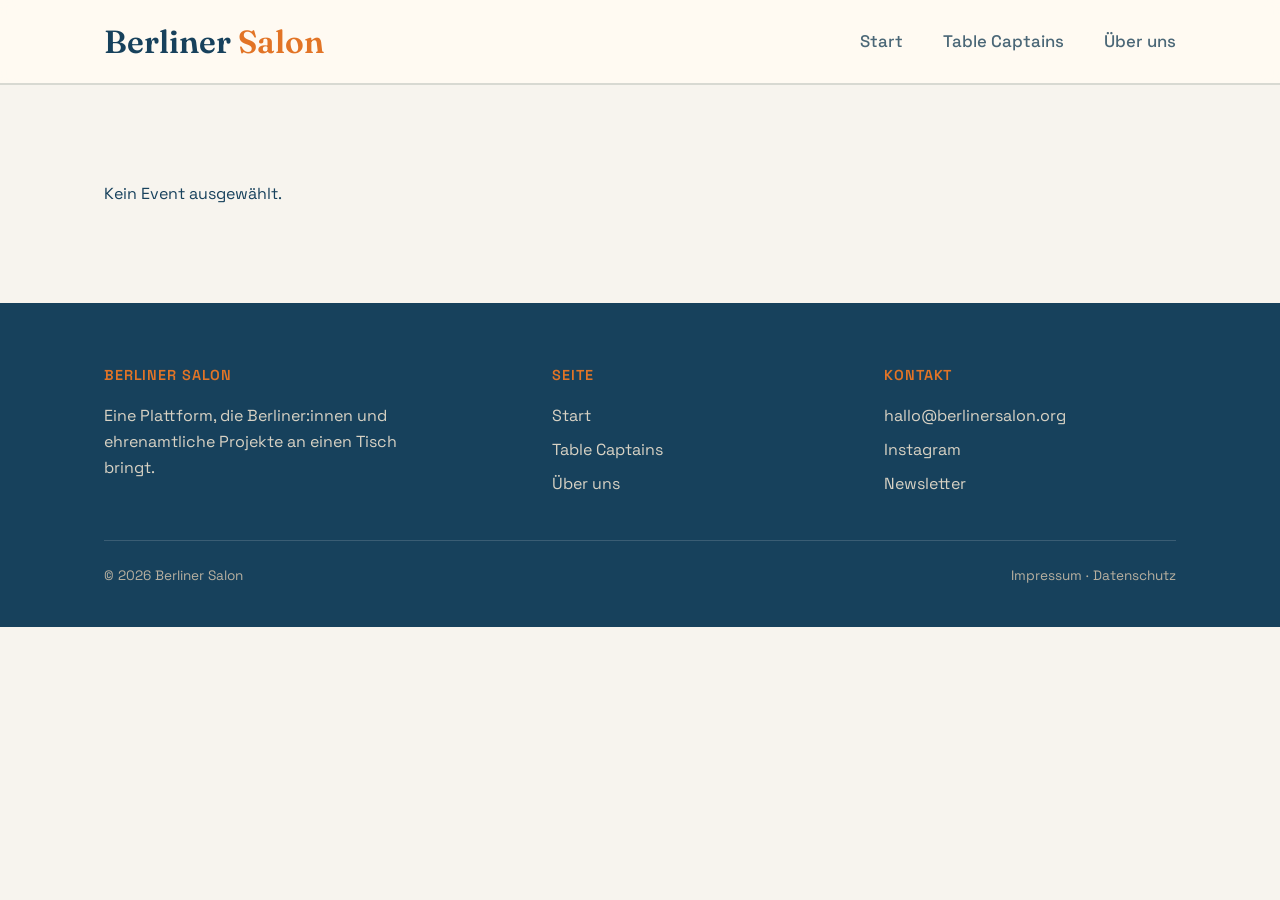
<file: eventPortrait.html>
<!DOCTYPE html>
<html lang="de">
<head>
  <meta charset="UTF-8">
  <meta name="viewport" content="width=device-width, initial-scale=1.0">
  <base href="./">

  <title>Event-Details — Berliner Salon</title>
  <meta name="description" content="Mehr Informationen zu den kommenden Veranstaltungen des Berliner Salons.">
  <link rel="preconnect" href="https://fonts.googleapis.com">
  <link href="https://fonts.googleapis.com/css2?family=Fraunces:opsz,wght@9..144,500;9..144,600&family=Space+Grotesk:wght@400;500;600&display=swap" rel="stylesheet">
  <link rel="stylesheet" href="css/style.css">
</head>
<body>
  <header class="site-header">
    <nav class="nav container">
      <a href="index.html" class="nav-logo">Berliner <span>Salon</span></a>
      <button class="nav-toggle" aria-label="Menü öffnen" aria-expanded="false">
        <span></span><span></span><span></span>
      </button>
      <ul class="nav-links">
        <li><a href="index.html">Start</a></li>
        <li><a href="tableCaptains.html">Table Captains</a></li>
        <li><a href="about.html">Über uns</a></li>
      </ul>
    </nav>
  </header>

  <main class="container section">
    <div id="detail-container"></div>
  </main>

  <footer class="site-footer">
    <div class="container">
      <div class="footer-grid">
        <div>
          <h4>Berliner Salon</h4>
          <p style="color:#D8D2C4; max-width: 32ch;">Eine Plattform, die Berliner:innen und ehrenamtliche Projekte an einen Tisch bringt.</p>
        </div>
        <div>
          <h4>Seite</h4>
          <a href="index.html">Start</a>
          <a href="tableCaptains.html">Table Captains</a>
          <a href="about.html">Über uns</a>
        </div>
        <div>
          <h4>Kontakt</h4>
          <a href="mailto:hallo@berlinersalon.org">hallo@berlinersalon.org</a>
          <a href="#">Instagram</a>
          <a href="#">Newsletter</a>
        </div>
      </div>
      <div class="footer-bottom">
        <span>© 2026 Berliner Salon</span>
        <span>Impressum · Datenschutz</span>
      </div>
    </div>
  </footer>

  <script src="js/eventData.js"></script>
  <script src="data/events/salon-china-conversations.js"></script>
  <script src="data/events/salon-gutes-leadership.js"></script>
  <script src="data/events/salon-jetzt-ist-die-zeit.js"></script>
  <script src="data/events/salon-ki-gesellschaft.js"></script>
  <script>
    function renderEventDetail() {
      const params = new URLSearchParams(window.location.search);
      const id = params.get('id');
      const container = document.getElementById('detail-container');

      if (!container) return;

      if (!id) {
        container.innerHTML = '<p>Kein Event ausgewählt.</p>';
        return;
      }

      const event = getAllEvents().find(item => item.id === id);

      if (!event) {
        container.innerHTML = '<p>Event nicht gefunden.</p>';
        return;
      }

      const date = new Date(event.date);
      const day = date.getDate().toString().padStart(2, '0');
      const month = date.toLocaleDateString('de-DE', { month: 'short' }).replace('.', '');
      const weekday = date.toLocaleDateString('de-DE', { weekday: 'short' }).replace('.', '');
      const year = date.getFullYear();
      const formatDate = (value) => {
        const d = new Date(value);
        const dayValue = d.getDate().toString().padStart(2, '0');
        const monthValue = d.toLocaleDateString('de-DE', { month: 'short' }).replace('.', '');
        const weekdayValue = d.toLocaleDateString('de-DE', { weekday: 'short' }).replace('.', '');
        const yearValue = d.getFullYear();
        return `${weekdayValue}, ${dayValue}. ${monthValue} ${yearValue}`;
      };
      const formattedDate = formatDate(event.date);
      const registrationDeadlineMarkup = event.registrationDeadline ? `
        <div class="meta-item">
          <span class="meta-label">Anmeldeschluss</span>
          <p>${formatDate(event.registrationDeadline)}</p>
        </div>
      ` : '';
      const formattedFullDescription = (event.fullDescription || event.description)
        .replace(/\r\n/g, '\n')
        .replace(/\n{3,}/g, '\n\n')
        .replace(/\n/g, '<br>');
      const highlightsMarkup = (event.highlights || []).map(item => {
        const formattedDescription = (item.description || '')
          .replace(/\r\n/g, '\n')
          .replace(/\n{3,}/g, '\n\n')
          .replace(/\n/g, '<br>');

        return `
          <div class="detail-card">
            <h3>${item.title}</h3>
            <p>${formattedDescription}</p>
          </div>
        `;
      }).join('');

      const sponsorsMarkup = (event.sponsors || [])
        .slice()
        .sort((a, b) => (a.order || 0) - (b.order || 0))
        .map(sponsor => `
          <a class="sponsor-card" href="${sponsor.url || '#'}" target="_blank" rel="noopener noreferrer">
            <img src="${sponsor.image}" alt="${sponsor.name}">
          </a>
        `)
        .join('');

      const heroMarkup = event.image ? `
        <div class="event-portrait">
          <img src="${event.image}" alt="${event.title}">
        </div>
      ` : '';

      const leftColumnMarkup = `
        <aside class="candidate-sidebar">
          ${heroMarkup}
          <span class="eyebrow">${event.category}</span>
          <h1>${event.title}</h1>
          <p class="text-lead" style="margin-top: var(--space-sm);">${event.description}</p>

          <div class="candidate-meta" style="margin-top: var(--space-lg);">
            <div class="meta-item">
              <span class="meta-label">Datum</span>
              <p>${formattedDate}</p>
            </div>
            <div class="meta-item">
              <span class="meta-label">Uhrzeit</span>
              <p>${event.time}</p>
            </div>
            <div class="meta-item">
              <span class="meta-label">Ort</span>
              <p>${event.location}</p>
            </div>
            <div class="meta-item">
              <span class="meta-label">Format</span>
              <p>${event.format || 'Offener Austausch'}</p>
            </div>
            ${registrationDeadlineMarkup}
          </div>

          <div class="candidate-links">
            <a href="${event.ticketUrl}">Zur Anmeldung</a>
            <a href="index.html">Zur Startseite</a>
          </div>
        </aside>
      `;

      const sponsorsBlockMarkup = sponsorsMarkup ? `
        <div class="detail-card sponsor-section" style="margin-top: var(--space-lg);">
          <h3>Partner & Sponsoren</h3>
          <div class="sponsor-grid">
            ${sponsorsMarkup}
          </div>
        </div>
      ` : '';

      container.innerHTML = `
        <div class="candidate-layout" style="margin-top: var(--space-xs);">
          <div class="candidate-left-stack">
            ${leftColumnMarkup}
            ${sponsorsBlockMarkup}
          </div>

          <section class="candidate-content">
            <span class="eyebrow">Mehr zum Event</span>
            <h2>${event.title}</h2>
            <div class="text-lead" style="margin-bottom: var(--space-lg);">${formattedFullDescription}</div>

            <div class="detail-list">
              ${highlightsMarkup}
            </div>

            <div class="detail-card" style="margin-top: var(--space-md);">
              <h3>Für wen das passend ist</h3>
              <p>${event.audience || 'Alle, die neugierig auf Begegnung und Austausch sind.'}</p>
            </div>
          </section>
        </div>
      `;
    }

    document.addEventListener('DOMContentLoaded', renderEventDetail);
  </script>
  <script src="js/main.js"></script>
</body>
</html>
</file>
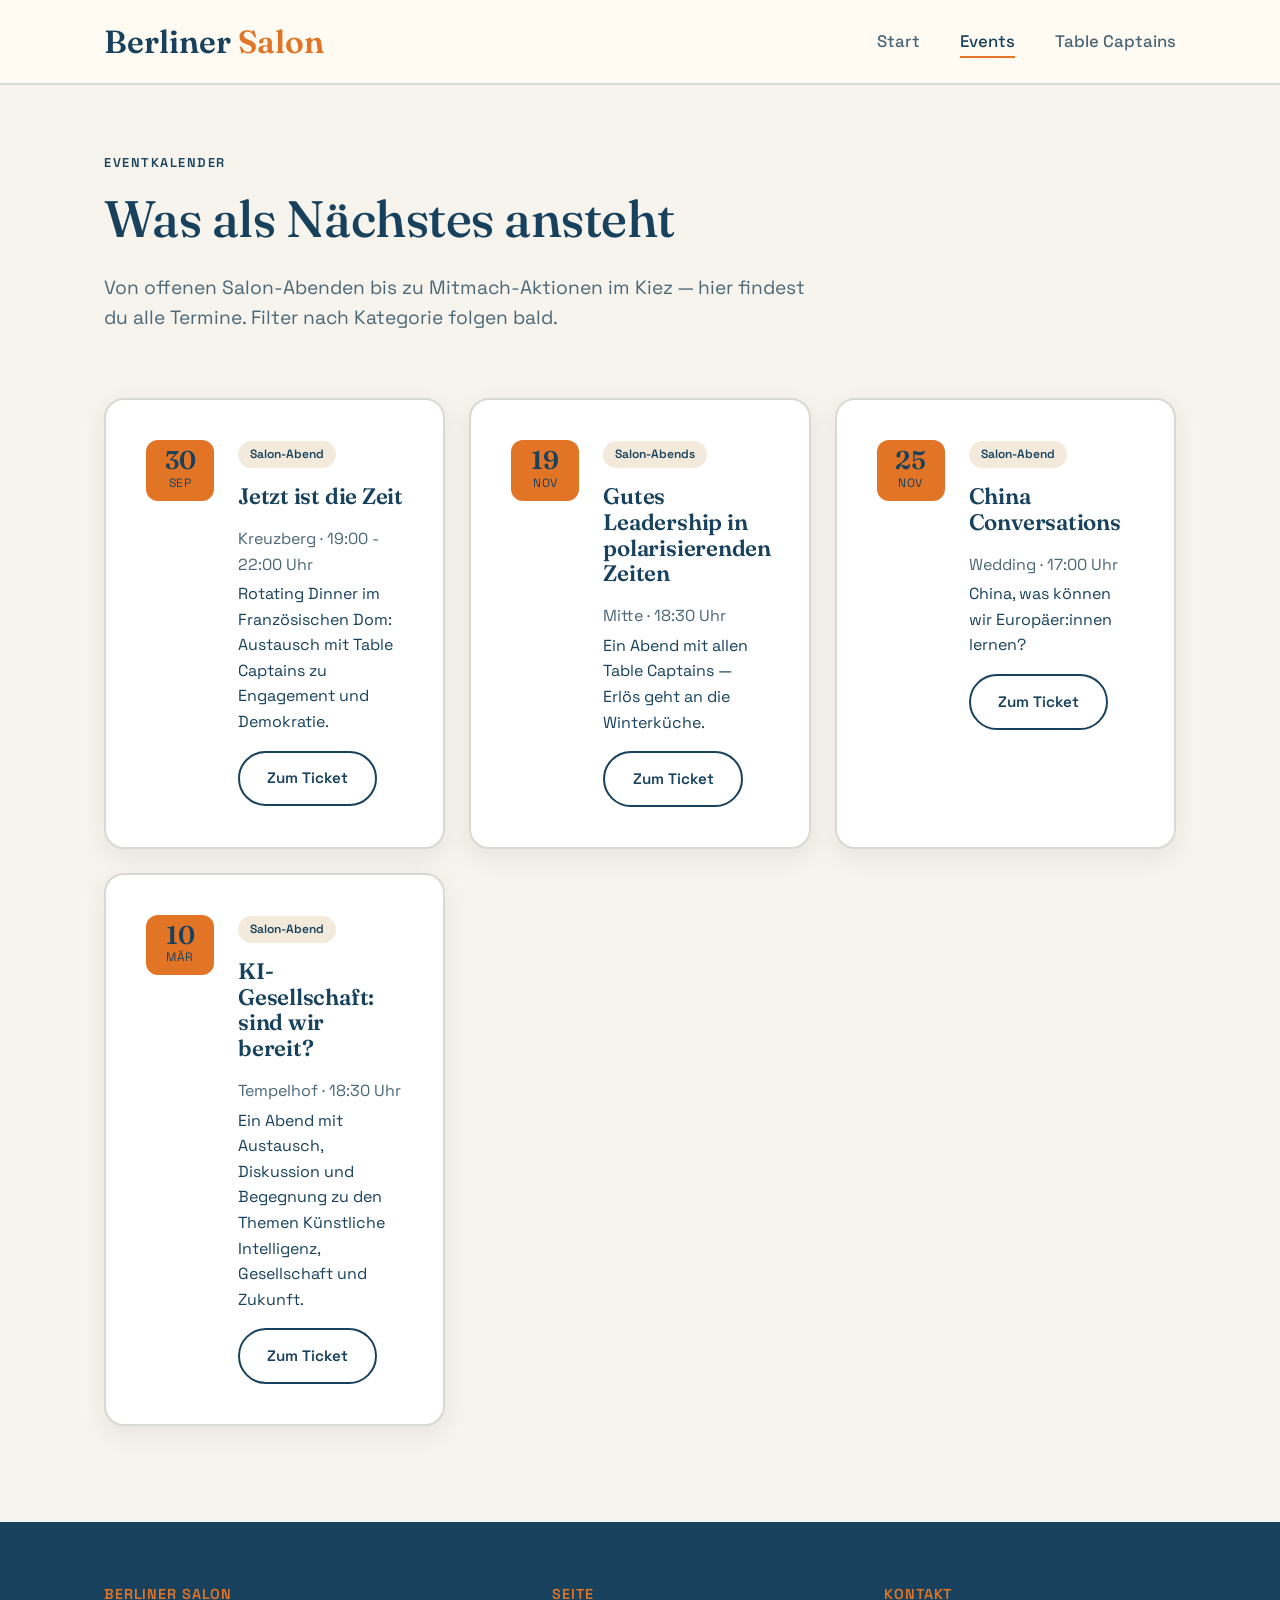
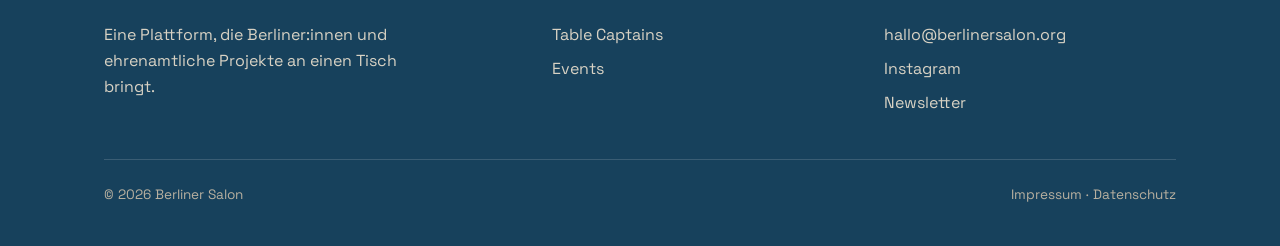
<file: events.html>
<!DOCTYPE html>
<html lang="de">
<head>
  <meta charset="UTF-8">
  <meta name="viewport" content="width=device-width, initial-scale=1.0">
  <base href="./">
  <title>Eventkalender — Berliner Salon</title>
  <meta name="description" content="Alle Termine und Veranstaltungen von Berliner Salon auf einen Blick.">
  <link rel="preconnect" href="https://fonts.googleapis.com">
  <link href="https://fonts.googleapis.com/css2?family=Fraunces:opsz,wght@9..144,500;9..144,600&family=Space+Grotesk:wght@400;500;600&display=swap" rel="stylesheet">
  <link rel="stylesheet" href="css/style.css">
</head>
<body>

  <header class="site-header">
    <nav class="nav container">
      <a href="index.html" class="nav-logo">Berliner <span>Salon</span></a>
      <button class="nav-toggle" aria-label="Menü öffnen" aria-expanded="false">
        <span></span><span></span><span></span>
      </button>
      <ul class="nav-links">
        <li><a href="index.html">Start</a></li>
        <li><a href="events.html" class="is-active">Events</a></li>
        <li><a href="tableCaptains.html">Table Captains</a></li>
      </ul>
    </nav>
  </header>

  <section class="container" style="padding-block: var(--space-xl) var(--space-lg);">
    <span class="eyebrow">Eventkalender</span>
    <h1 style="font-size: clamp(2.2rem, 4vw, 3.2rem);">Was als Nächstes ansteht</h1>
    <p class="text-lead">
      Von offenen Salon-Abenden bis zu Mitmach-Aktionen im Kiez —
      hier findest du alle Termine. Filter nach Kategorie folgen bald.
    </p>
  </section>

  <!-- ==========================================================
       EVENT-LISTE
       Jede .event-card zeigt Datum, Kategorie (Badge), Titel, Ort
       und einen Link zum Ticket. Neues Event hinzufügen? Den
       gesamten <div class="card event-card"> Block kopieren.
       ========================================================== -->
  <section class="container section" style="padding-top: var(--space-md);">
    <div class="grid" id="events-grid" style="grid-template-columns: repeat(auto-fit, minmax(340px, 1fr));"></div>
  </section>

  <footer class="site-footer">
    <div class="container">
      <div class="footer-grid">
        <div>
          <h4>Berliner Salon</h4>
          <p style="color:#D8D2C4; max-width: 32ch;">
            Eine Plattform, die Berliner:innen und ehrenamtliche
            Projekte an einen Tisch bringt.
          </p>
        </div>
        <div>
          <h4>Seite</h4>
          <a href="tableCaptains.html">Table Captains</a>
          <a href="events.html">Events</a>
        </div>
        <div>
          <h4>Kontakt</h4>
          <a href="mailto:hallo@berlinersalon.org">hallo@berlinersalon.org</a>
          <a href="#">Instagram</a>
          <a href="#">Newsletter</a>
        </div>
      </div>
      <div class="footer-bottom">
        <span>© 2026 Berliner Salon</span>
        <span>Impressum · Datenschutz</span>
      </div>
    </div>
  </footer>

  <script src="js/eventData.js"></script>
  <script src="data/events/salon-china-conversations.js"></script>
  <script src="data/events/salon-gutes-leadership.js"></script>
  <script src="data/events/salon-jetzt-ist-die-zeit.js"></script>
  <script src="data/events/salon-ki-gesellschaft.js"></script>
  <script>
    function renderEvents() {
      const container = document.getElementById('events-grid');
      if (!container) return;

      container.innerHTML = getAllEvents().map(event => {
        const date = new Date(event.date);
        const day = date.getDate().toString().padStart(2, '0');
        const month = date.toLocaleDateString('de-DE', { month: 'short' }).replace('.', '');

        return `
          <a class="card event-card" href="eventPortrait.html?id=${event.id}">
            <div class="event-date">
              <span class="day">${day}</span>
              <span class="month">${month}</span>
            </div>
            <div>
              <span class="badge">${event.category}</span>
              <h3 style="margin-top: var(--space-xs);">${event.title}</h3>
              <p style="color: var(--color-ink-soft); margin-block: 4px;">${event.location} · ${event.time}</p>
              <p>${event.description}</p>
              <span href="tickets.html" class="btn btn-outline" style="margin-top: var(--space-sm);">Zum Ticket</span>
            </div>
          </a>
        `;
      }).join('');
    }

    document.addEventListener('DOMContentLoaded', renderEvents);
  </script>
  <script src="js/main.js"></script>
</body>
</html>
</file>
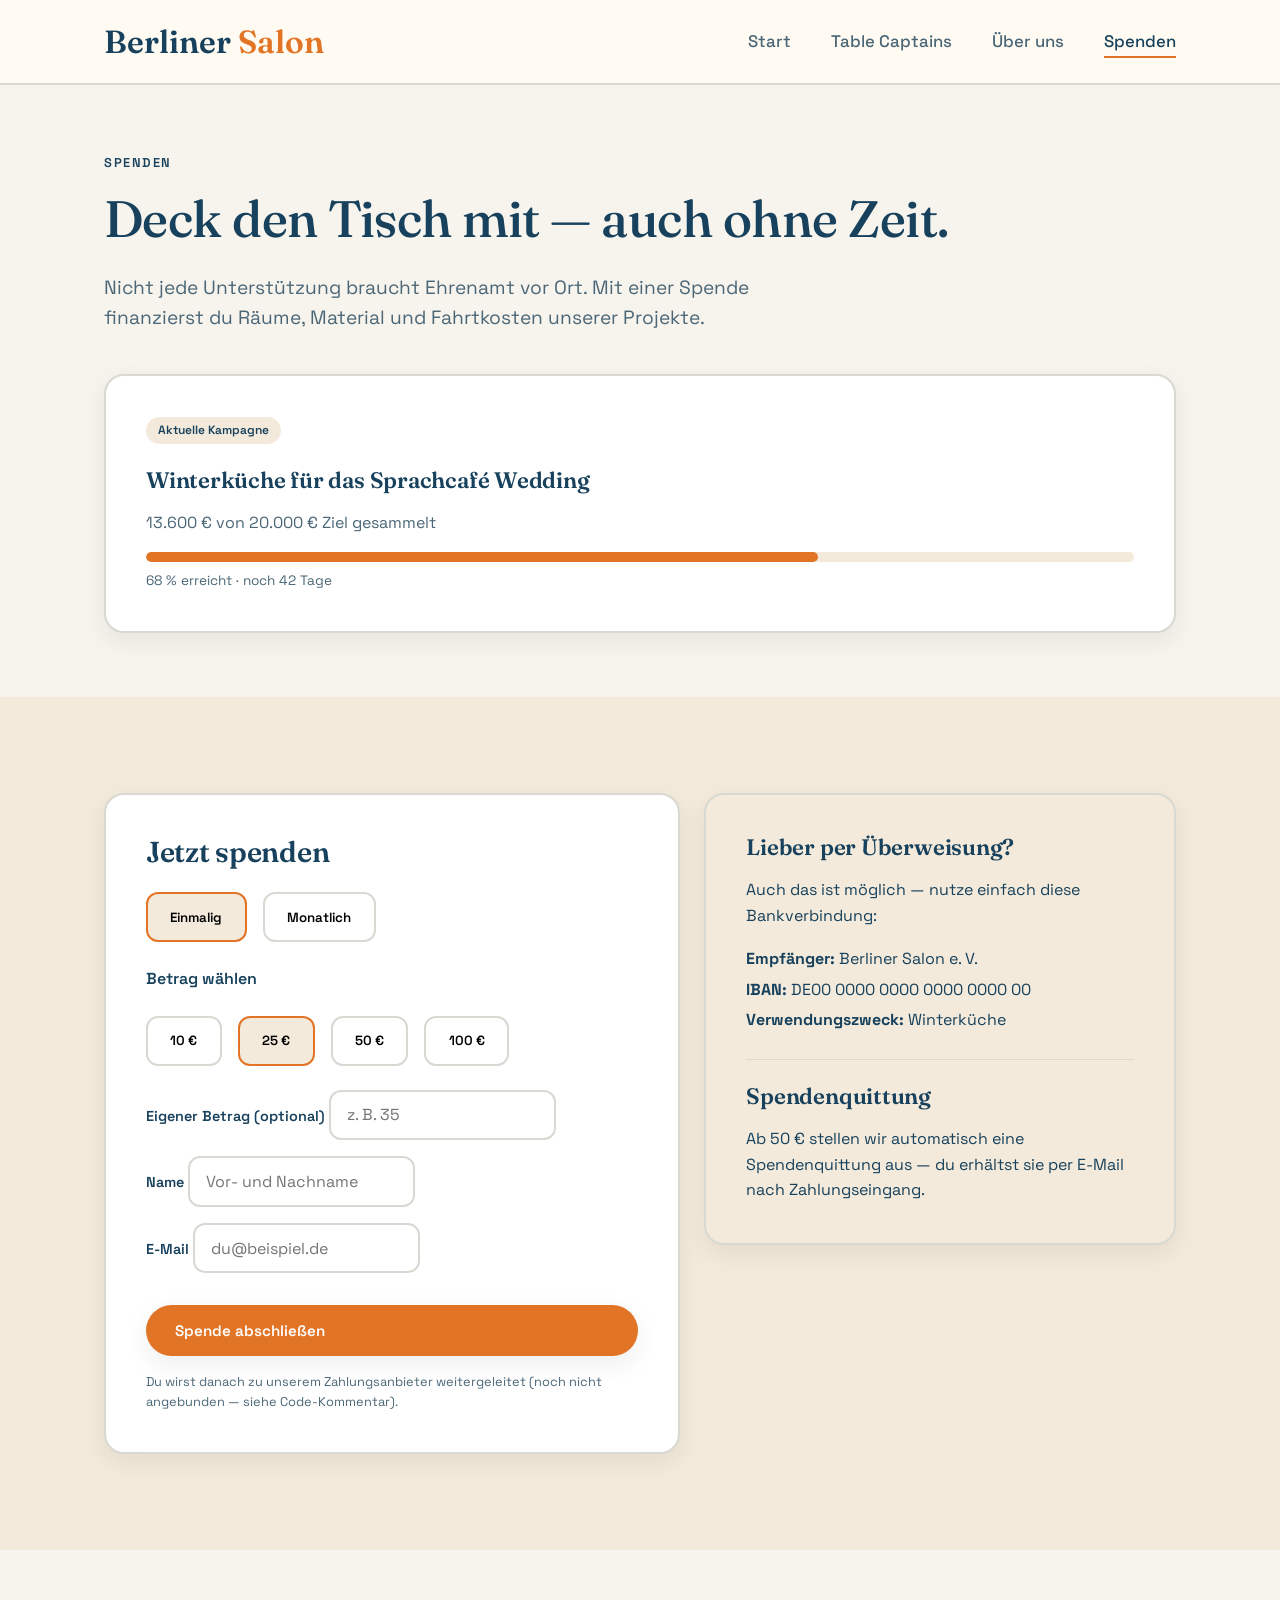
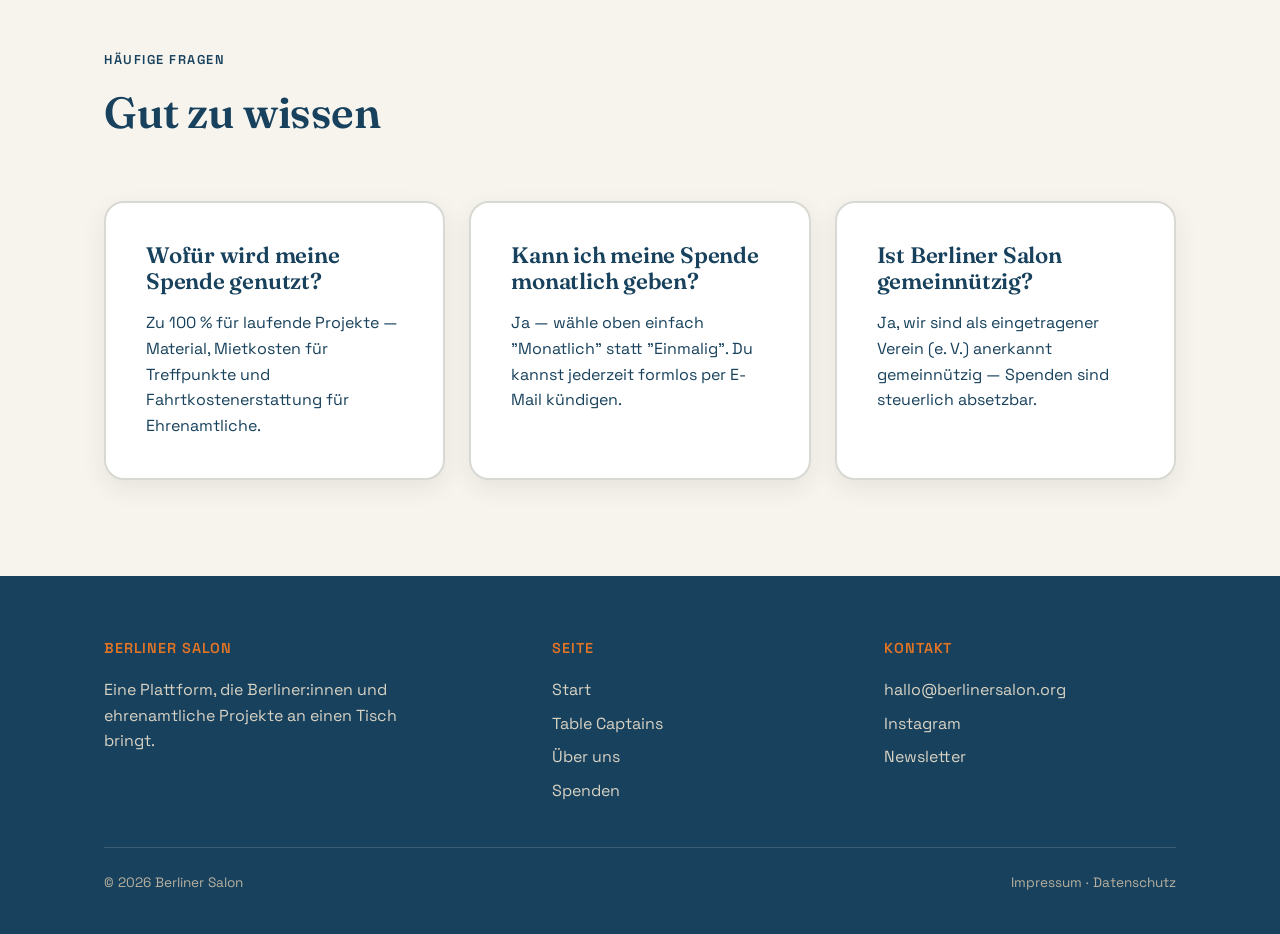
<file: spenden.html>
<!DOCTYPE html>
<html lang="de">
<head>
  <meta charset="UTF-8">
  <meta name="viewport" content="width=device-width, initial-scale=1.0">
  <base href="./">
  <title>Spenden — Berliner Salon</title>
  <meta name="description" content="Unterstütze ehrenamtliche Projekte in Berlin mit einer Spende — einmalig oder monatlich.">
  <link rel="preconnect" href="https://fonts.googleapis.com">
  <link href="https://fonts.googleapis.com/css2?family=Fraunces:opsz,wght@9..144,500;9..144,600&family=Space+Grotesk:wght@400;500;600&display=swap" rel="stylesheet">
  <link rel="stylesheet" href="css/style.css">
</head>
<body>

  <header class="site-header">
    <nav class="nav container">
      <a href="index.html" class="nav-logo">Berliner <span>Salon</span></a>
      <button class="nav-toggle" aria-label="Menü öffnen" aria-expanded="false">
        <span></span><span></span><span></span>
      </button>
      <ul class="nav-links">
        <li><a href="index.html">Start</a></li>
        <li><a href="tableCaptains.html">Table Captains</a></li>
        <li><a href="about.html">Über uns</a></li>
        <li><a href="spenden.html" class="is-active">Spenden</a></li>
      </ul>
    </nav>
  </header>

  <section class="container" style="padding-block: var(--space-xl) var(--space-lg);">
    <span class="eyebrow">Spenden</span>
    <h1 style="font-size: clamp(2.2rem, 4vw, 3.2rem);">Deck den Tisch mit — auch ohne Zeit.</h1>
    <p class="text-lead">
      Nicht jede Unterstützung braucht Ehrenamt vor Ort. Mit einer Spende
      finanzierst du Räume, Material und Fahrtkosten unserer Projekte.
    </p>
  </section>

  <!-- ==========================================================
       SPENDENZIEL MIT FORTSCHRITTSBALKEN
       Die Prozentzahl unten (68%) ist ein Platzhalter — verbinde
       sie später z. B. mit deinem Zahlungsanbieter, um den echten
       Spendenstand automatisch anzuzeigen.
       ========================================================== -->
  <section class="container" style="padding-bottom: var(--space-xl);">
    <div class="card">
      <span class="badge">Aktuelle Kampagne</span>
      <h3 style="margin-top: var(--space-sm);">Winterküche für das Sprachcafé Wedding</h3>
      <p style="color: var(--color-ink-soft); margin-bottom: var(--space-sm);">
        13.600 € von 20.000 € Ziel gesammelt
      </p>
      <div class="progress-bar">
        <div class="progress-bar-fill" style="width: 68%;"></div>
      </div>
      <p style="font-size: 0.85rem; color: var(--color-ink-soft);">68 % erreicht · noch 42 Tage</p>
    </div>
  </section>

  <!-- ==========================================================
       SPENDENFORMULAR
       WICHTIG: Dies ist reines Frontend — es verarbeitet noch keine
       echten Zahlungen! Für echte Spenden brauchst du einen
       Zahlungsanbieter (z. B. Stripe, PayPal, Betterplace) und ein
       Backend, das dieses Formular entgegennimmt. Das <form>
       sendet aktuell nirgendwo hin (kein "action"-Attribut).
       ========================================================== -->
  <section class="section section-alt">
    <div class="container">
      <div class="grid" style="grid-template-columns: 1.1fr 0.9fr; align-items: start;">

        <!-- Linke Spalte: das eigentliche Formular -->
        <div class="card">
          <h2 style="font-size: 1.8rem;">Jetzt spenden</h2>

          <!-- Umschalter Einmalig / Monatlich, rein optisch mit Buttons -->
          <div class="donation-amounts" role="group" aria-label="Spendenrhythmus wählen">
            <button type="button" class="donation-amount is-selected">Einmalig</button>
            <button type="button" class="donation-amount">Monatlich</button>
          </div>

          <!-- Betragsauswahl -->
          <p style="font-weight:600; margin-top: var(--space-md);">Betrag wählen</p>
          <div class="donation-amounts">
            <button type="button" class="donation-amount">10 €</button>
            <button type="button" class="donation-amount is-selected">25 €</button>
            <button type="button" class="donation-amount">50 €</button>
            <button type="button" class="donation-amount">100 €</button>
          </div>

          <form class="form" style="max-width: 100%; margin-top: var(--space-md);">
            <div>
              <label for="amount-custom">Eigener Betrag (optional)</label>
              <input type="number" id="amount-custom" name="amount-custom" placeholder="z. B. 35" min="1">
            </div>
            <div>
              <label for="donor-name">Name</label>
              <input type="text" id="donor-name" name="donor-name" placeholder="Vor- und Nachname" required>
            </div>
            <div>
              <label for="donor-email">E-Mail</label>
              <input type="email" id="donor-email" name="donor-email" placeholder="du@beispiel.de" required>
            </div>
            <button type="submit" class="btn btn-primary" style="margin-top: var(--space-sm);">Spende abschließen</button>
            <p style="font-size: 0.8rem; color: var(--color-ink-soft);">
              Du wirst danach zu unserem Zahlungsanbieter weitergeleitet
              (noch nicht angebunden — siehe Code-Kommentar).
            </p>
          </form>
        </div>

        <!-- Rechte Spalte: alternative Wege zu spenden -->
        <div class="card" style="background-color: var(--color-bg-alt);">
          <h3>Lieber per Überweisung?</h3>
          <p style="margin-block: var(--space-sm);">
            Auch das ist möglich — nutze einfach diese Bankverbindung:
          </p>
          <p style="line-height: 1.9;">
            <strong>Empfänger:</strong> Berliner Salon e. V.<br>
            <strong>IBAN:</strong> DE00 0000 0000 0000 0000 00<br>
            <strong>Verwendungszweck:</strong> Winterküche
          </p>
          <hr style="border: none; border-top: 1px solid var(--color-line); margin-block: var(--space-md);">
          <h3>Spendenquittung</h3>
          <p style="margin-top: var(--space-sm);">
            Ab 50 € stellen wir automatisch eine Spendenquittung aus —
            du erhältst sie per E-Mail nach Zahlungseingang.
          </p>
        </div>

      </div>
    </div>
  </section>

  <!-- HÄUFIGE FRAGEN -->
  <section class="container section">
    <div class="section-head">
      <span class="eyebrow">Häufige Fragen</span>
      <h2>Gut zu wissen</h2>
    </div>
    <div class="grid">
      <div class="card">
        <h3>Wofür wird meine Spende genutzt?</h3>
        <p>Zu 100 % für laufende Projekte — Material, Mietkosten
           für Treffpunkte und Fahrtkostenerstattung für Ehrenamtliche.</p>
      </div>
      <div class="card">
        <h3>Kann ich meine Spende monatlich geben?</h3>
        <p>Ja — wähle oben einfach "Monatlich" statt "Einmalig".
           Du kannst jederzeit formlos per E-Mail kündigen.</p>
      </div>
      <div class="card">
        <h3>Ist Berliner Salon gemeinnützig?</h3>
        <p>Ja, wir sind als eingetragener Verein (e. V.) anerkannt
           gemeinnützig — Spenden sind steuerlich absetzbar.</p>
      </div>
    </div>
  </section>

  <footer class="site-footer">
    <div class="container">
      <div class="footer-grid">
        <div>
          <h4>Berliner Salon</h4>
          <p style="color:#D8D2C4; max-width: 32ch;">
            Eine Plattform, die Berliner:innen und ehrenamtliche
            Projekte an einen Tisch bringt.
          </p>
        </div>
        <div>
          <h4>Seite</h4>
          <a href="index.html">Start</a>
          <a href="tableCaptains.html">Table Captains</a>
          <a href="about.html">Über uns</a>
          <a href="spenden.html">Spenden</a>
        </div>
        <div>
          <h4>Kontakt</h4>
          <a href="mailto:hallo@berlinersalon.org">hallo@berlinersalon.org</a>
          <a href="#">Instagram</a>
          <a href="#">Newsletter</a>
        </div>
      </div>
      <div class="footer-bottom">
        <span>© 2026 Berliner Salon</span>
        <span>Impressum · Datenschutz</span>
      </div>
    </div>
  </footer>

  <script src="js/main.js"></script>
</body>
</html>
</file>
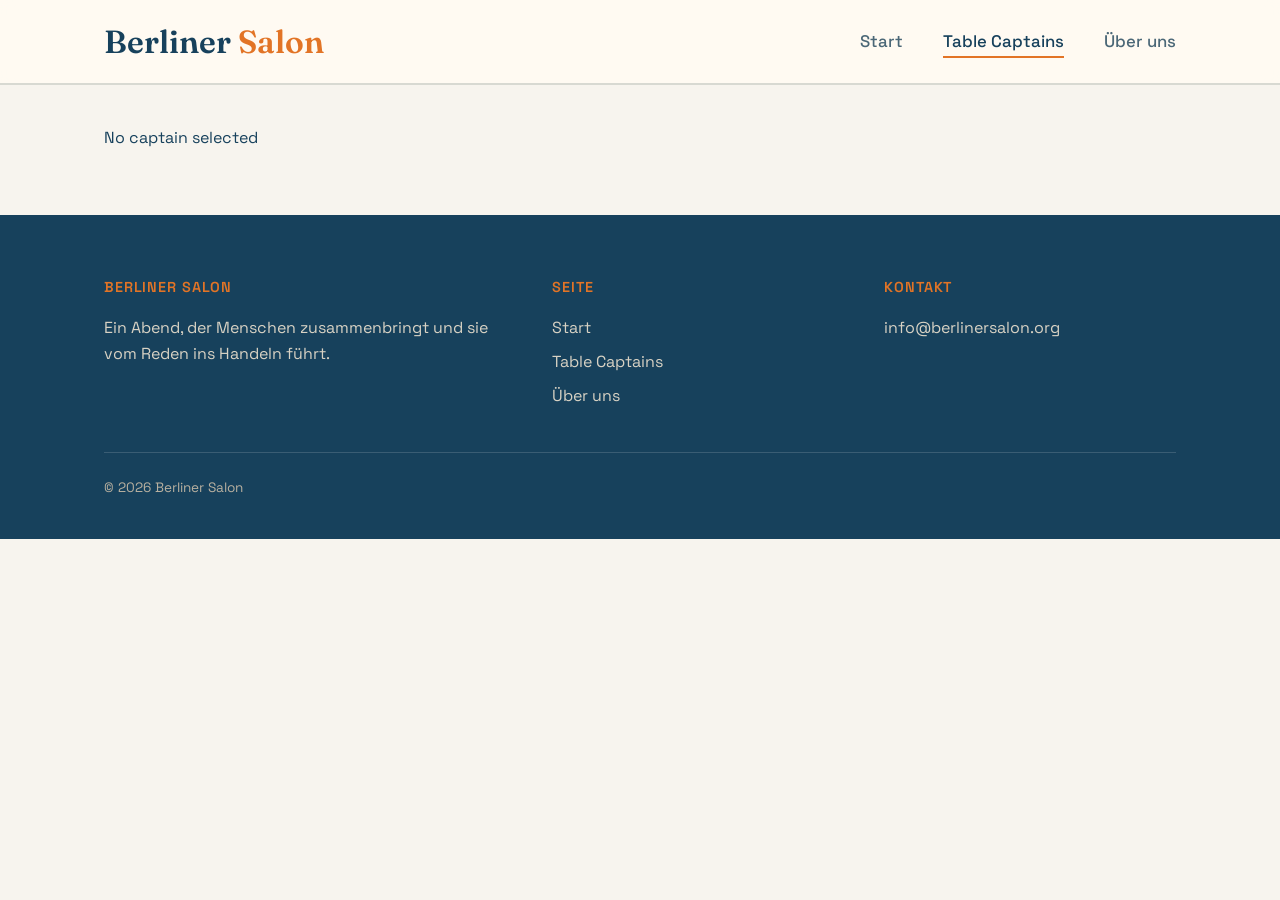
<file: tableCaptainPortrait.html>
<!DOCTYPE html>
<html lang="de">
<head>
  <meta charset="UTF-8" />
  <meta name="viewport" content="width=device-width, initial-scale=1.0" />
  <base href="./" />

  <script src="js/tableCaptainData.js"></script>
  <script src="data/tableCaptains/andreas_toelke.js"></script>
  <script src="data/tableCaptains/anna_alex.js"></script>
  <script src="data/tableCaptains/anne_gidion.js"></script>
  <script src="data/tableCaptains/bernd_roggendorf.js"></script>
  <script src="data/tableCaptains/burcu_arslan.js"></script>
  <script src="data/tableCaptains/carl_muehlbach.js"></script>
  <script src="data/tableCaptains/christian_luhmann.js"></script>
  <script src="data/tableCaptains/christiana_bukalo.js"></script>
  <script src="data/tableCaptains/clara_braeuer.js"></script>
  <script src="data/tableCaptains/claus_weselsky.js"></script>
  <script src="data/tableCaptains/dervis_hizarci.js"></script>
  <script src="data/tableCaptains/eva-mariamccormack.js"></script>
  <script src="data/tableCaptains/fabian_westerheide.js"></script>
  <script src="data/tableCaptains/felix_oldenburg.js"></script>
  <script src="data/tableCaptains/florian_westphal.js"></script>
  <script src="data/tableCaptains/fritz_von-korff.js"></script>
  <script src="data/tableCaptains/hadi_al_khatib.js"></script>
  <script src="data/tableCaptains/isabell_koschnitzke.js"></script>
  <script src="data/tableCaptains/janna_schweigmann.js"></script>
  <script src="data/tableCaptains/jeannette_gusko.js"></script>
  <script src="data/tableCaptains/jonas_leve.js"></script>
  <script src="data/tableCaptains/joshua_steib.js"></script>
  <script src="data/tableCaptains/julia_freudenberg.js"></script>
  <script src="data/tableCaptains/jutta_bodem-schroetgens.js"></script>
  <script src="data/tableCaptains/kai_lanz.js"></script>
  <script src="data/tableCaptains/kai_monheim.js"></script>
  <script src="data/tableCaptains/karin_heinzl.js"></script>
  <script src="data/tableCaptains/kristina_kroemer.js"></script>
  <script src="data/tableCaptains/lara_buschmann.js"></script>
  <script src="data/tableCaptains/luca_piwodda.js"></script>
  <script src="data/tableCaptains/luise_pusch.js"></script>
  <script src="data/tableCaptains/marc_unkelbach.js"></script>
  <script src="data/tableCaptains/maximilian_oehl.js"></script>
  <script src="data/tableCaptains/muska_ahmadsei.js"></script>
  <script src="data/tableCaptains/nina_horre.js"></script>
  <script src="data/tableCaptains/paolo_stolpmann.js"></script>
  <script src="data/tableCaptains/patrizia_casagranda.js"></script>
  <script src="data/tableCaptains/sabine_werth.js"></script>
  <script src="data/tableCaptains/saskia_sefranek.js"></script>
  <script src="data/tableCaptains/shammi_haque.js"></script>
  <script src="data/tableCaptains/sidonie_fernau.js"></script>
  <script src="data/tableCaptains/stefan_bernickel.js"></script>
  <script src="data/tableCaptains/steffen_mau.js"></script>
  <script src="data/tableCaptains/till_wahnbaeck.js"></script>
  <script src="data/tableCaptains/tini_diekmann.js"></script>
  <script src="data/tableCaptains/ulf_buermeyer.js"></script>
  <script src="data/tableCaptains/volker_wissing.js"></script>
  <script src="data/tableCaptains/wolfgang_gruendinger.js"></script>

  <title>Eventkalender — Berliner Salon</title>
  <meta name="description" content="Alle Termine und Veranstaltungen von Berliner Salon auf einen Blick." />
  <link rel="preconnect" href="https://fonts.googleapis.com" />
  <link href="https://fonts.googleapis.com/css2?family=Fraunces:opsz,wght@9..144,500;9..144,600&family=Space+Grotesk:wght@400;500;600&display=swap" rel="stylesheet" />
  <link rel="stylesheet" href="css/style.css" />
</head>
<body>
  <header class="site-header">
    <nav class="nav container">
      <a href="index.html" class="nav-logo">Berliner <span>Salon</span></a>
      <button class="nav-toggle" aria-label="Menü öffnen" aria-expanded="false">
        <span></span><span></span><span></span>
      </button>
      <ul class="nav-links">
        <li><a href="index.html">Start</a></li>
        <li><a href="tableCaptains.html" class="is-active">Table Captains</a></li>
        <li><a href="about.html">Über uns</a></li>
      </ul>
    </nav>
  </header>

  <main class="container section" style="padding-block: var(--space-lg) var(--space-xl);">
    <div id="detail-container"></div>
  </main>

  <footer class="site-footer">
    <div class="container">
      <div class="footer-grid">
        <div>
          <h4>Berliner Salon</h4>
          <p>Ein Abend, der Menschen zusammenbringt und sie vom Reden ins Handeln führt.</p>
        </div>
        <div>
          <h4>Seite</h4>
          <a href="index.html">Start</a>
          <a href="tableCaptains.html">Table Captains</a>
          <a href="about.html">Über uns</a>
        </div>
        <div>
          <h4>Kontakt</h4>
          <a href="mailto:info@berlinersalon.org">info@berlinersalon.org</a>
        </div>
      </div>
      <div class="footer-bottom">
        <span>© 2026 Berliner Salon</span>
        <!-- <span>Impressum · Datenschutz</span> -->
      </div>
    </div>
  </footer>

  <script>
    function renderDetail() {
      const params = new URLSearchParams(window.location.search);
      const id = params.get('id');

      if (!id) {
        document.getElementById('detail-container').innerHTML = '<p>No captain selected</p>';
        return;
      }

      const person = getTableCaptainById(id);

      if (!person) {
        document.getElementById('detail-container').innerHTML = '<p>Captain not found</p>';
        return;
      }

      const hasOrg = person.tags?.company && person.tags.company.trim() !== '';

      // Hilfsfunktion: prüft, ob ein Feld existiert und nicht leer ist
      const hasContent = (field) => field && field.trim() !== '';

      // Abschnitte nur rendern, wenn Inhalt vorhanden ist
      const renderSection = (title, content) => {
        if (!hasContent(content)) return '';
        return `
          <h3 style="margin-top: var(--space-md);">${title}</h3>
          <div class="full-text">${content
            .replace(/\r\n/g, '\n')
            .replace(/\n{3,}/g, '\n\n')
            .replace(/\n/g, '<br>')}
          </div>
        `;
      };

      document.getElementById('detail-container').innerHTML = `
        <div class="candidate-layout">
          <aside class="candidate-sidebar">
            <img class="candidate-photo" src="data/tableCaptains/images/${person.picture}" alt="${person.name}" />
            <div class="candidate-meta">
              <div class="meta-item">
                <span class="meta-label">Name</span>
                <h2>${person.name}</h2>
              </div>
              ${hasOrg ? `
                <div class="meta-item">
                  <span class="meta-label">Organisation</span>
                  <p>${person.tags.company}</p>
                </div>
              ` : ''}
              <div class="meta-item">
                <span class="meta-label">Event</span>
                <p>${person.tags.event}</p>
              </div>
              <div class="meta-item">
                <span class="meta-label">Links</span>
                <div class="candidate-links">
                  ${person.email ? `<a href="mailto:${person.email}"><img src="icons/company.svg" alt="E-Mail" class="icon" /> E‑Mail</a>` : ''}
                  ${person.social?.linkedin ? `<a href="${person.social.linkedin}" target="_blank" rel="noopener noreferrer"><img src="icons/linkedin.svg" alt="LinkedIn" class="icon" /> LinkedIn</a>` : ''}
                  ${person.social?.instagram ? `<a href="${person.social.instagram}" target="_blank" rel="noopener noreferrer"><img src="icons/instagram.svg" alt="Instagram" class="icon" /> Instagram</a>` : ''}
                </div>
              </div>
            </div>
          </aside>

          <section class="candidate-content">
            <span class="eyebrow">Table Captain</span>
            <h2>${person.name}</h2>
            <p class="text-lead" style="margin-bottom: var(--space-md);">${person.shortDescription || ''}</p>
            <div class="full-text">${(person.description || '')
              .replace(/\r\n/g, '\n')
              .replace(/\n{3,}/g, '\n\n')
              .replace(/\n/g, '<br>')}
            </div>

            ${renderSection('Was mich antreibt', person.whatDrivesMe)}
            ${renderSection('Warum gerade jetzt?', person.whyNow)}
            ${renderSection('Komme an meinen Tisch, wenn ...', person.joinMyTable)}
          </section>
        </div>
      `;
    }

    document.addEventListener('DOMContentLoaded', renderDetail);
  </script>
  <script src="js/main.js"></script>
</body>
</html>
</file>
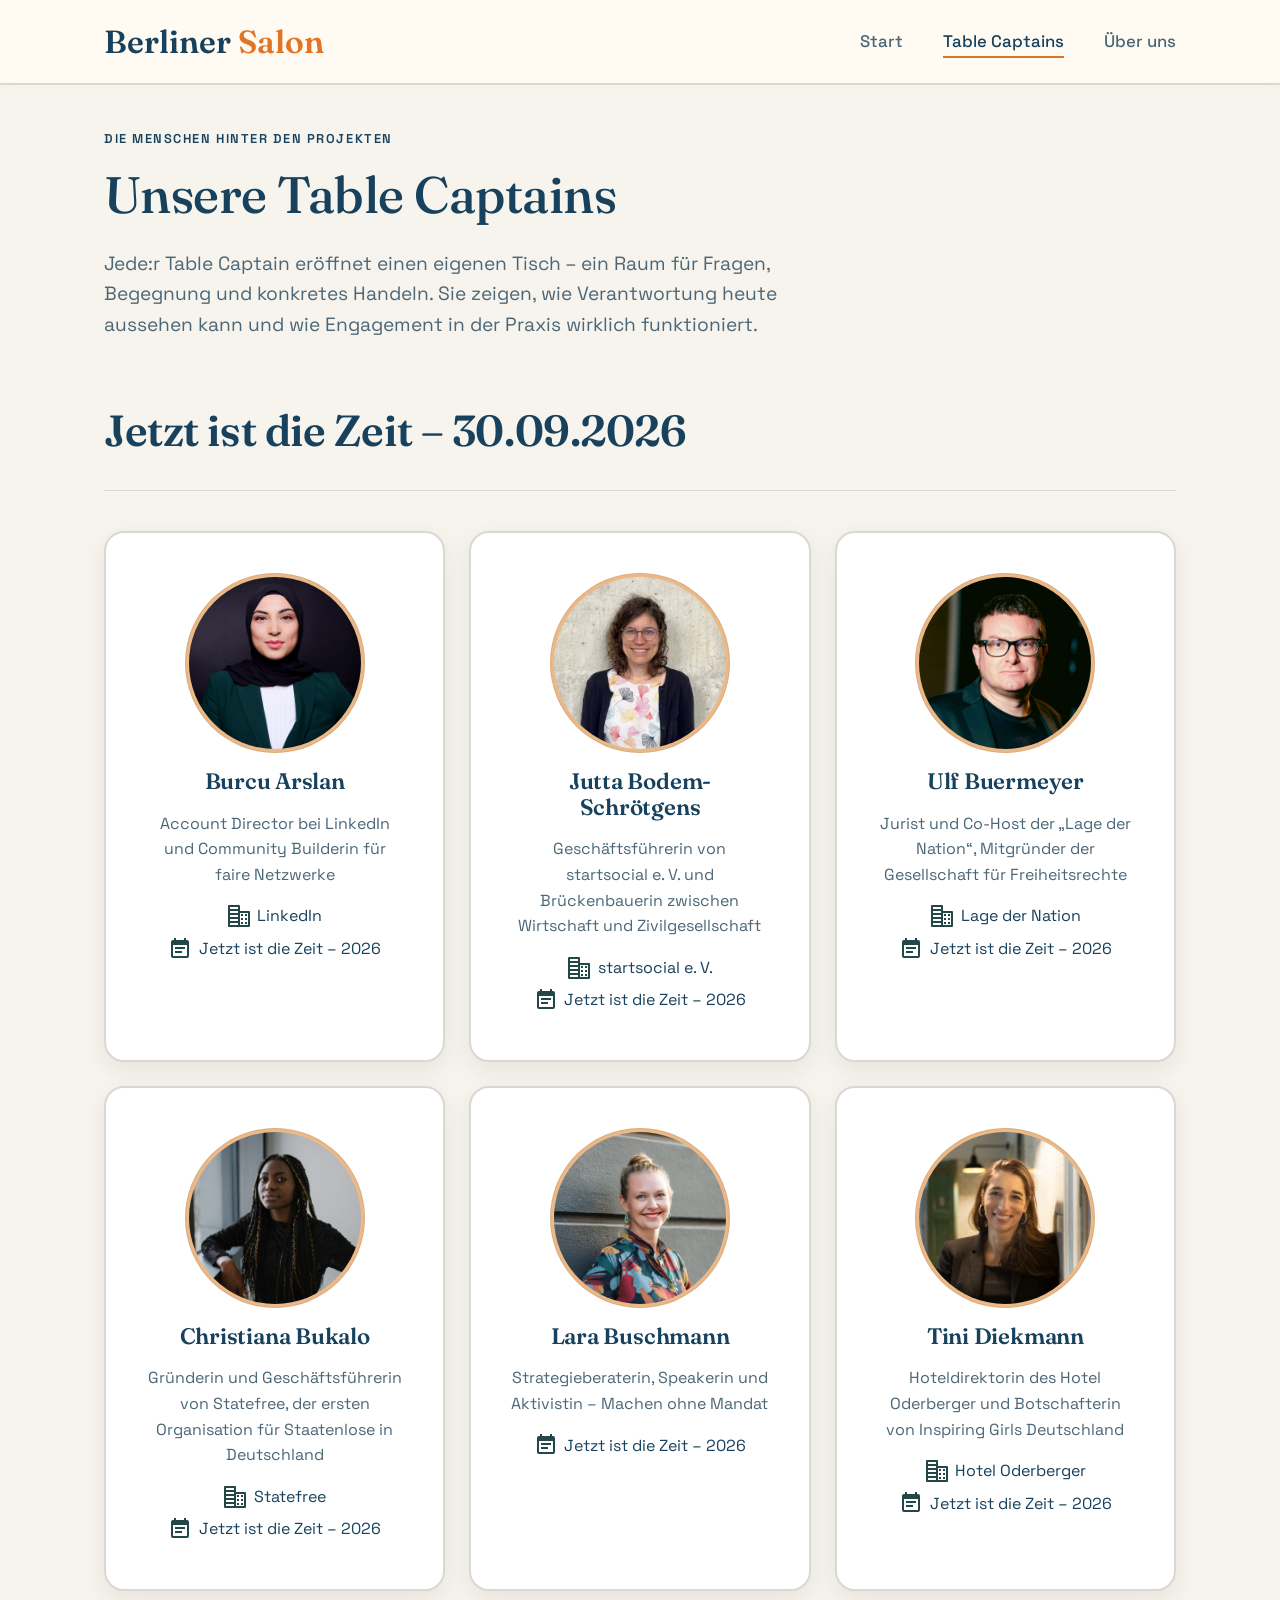
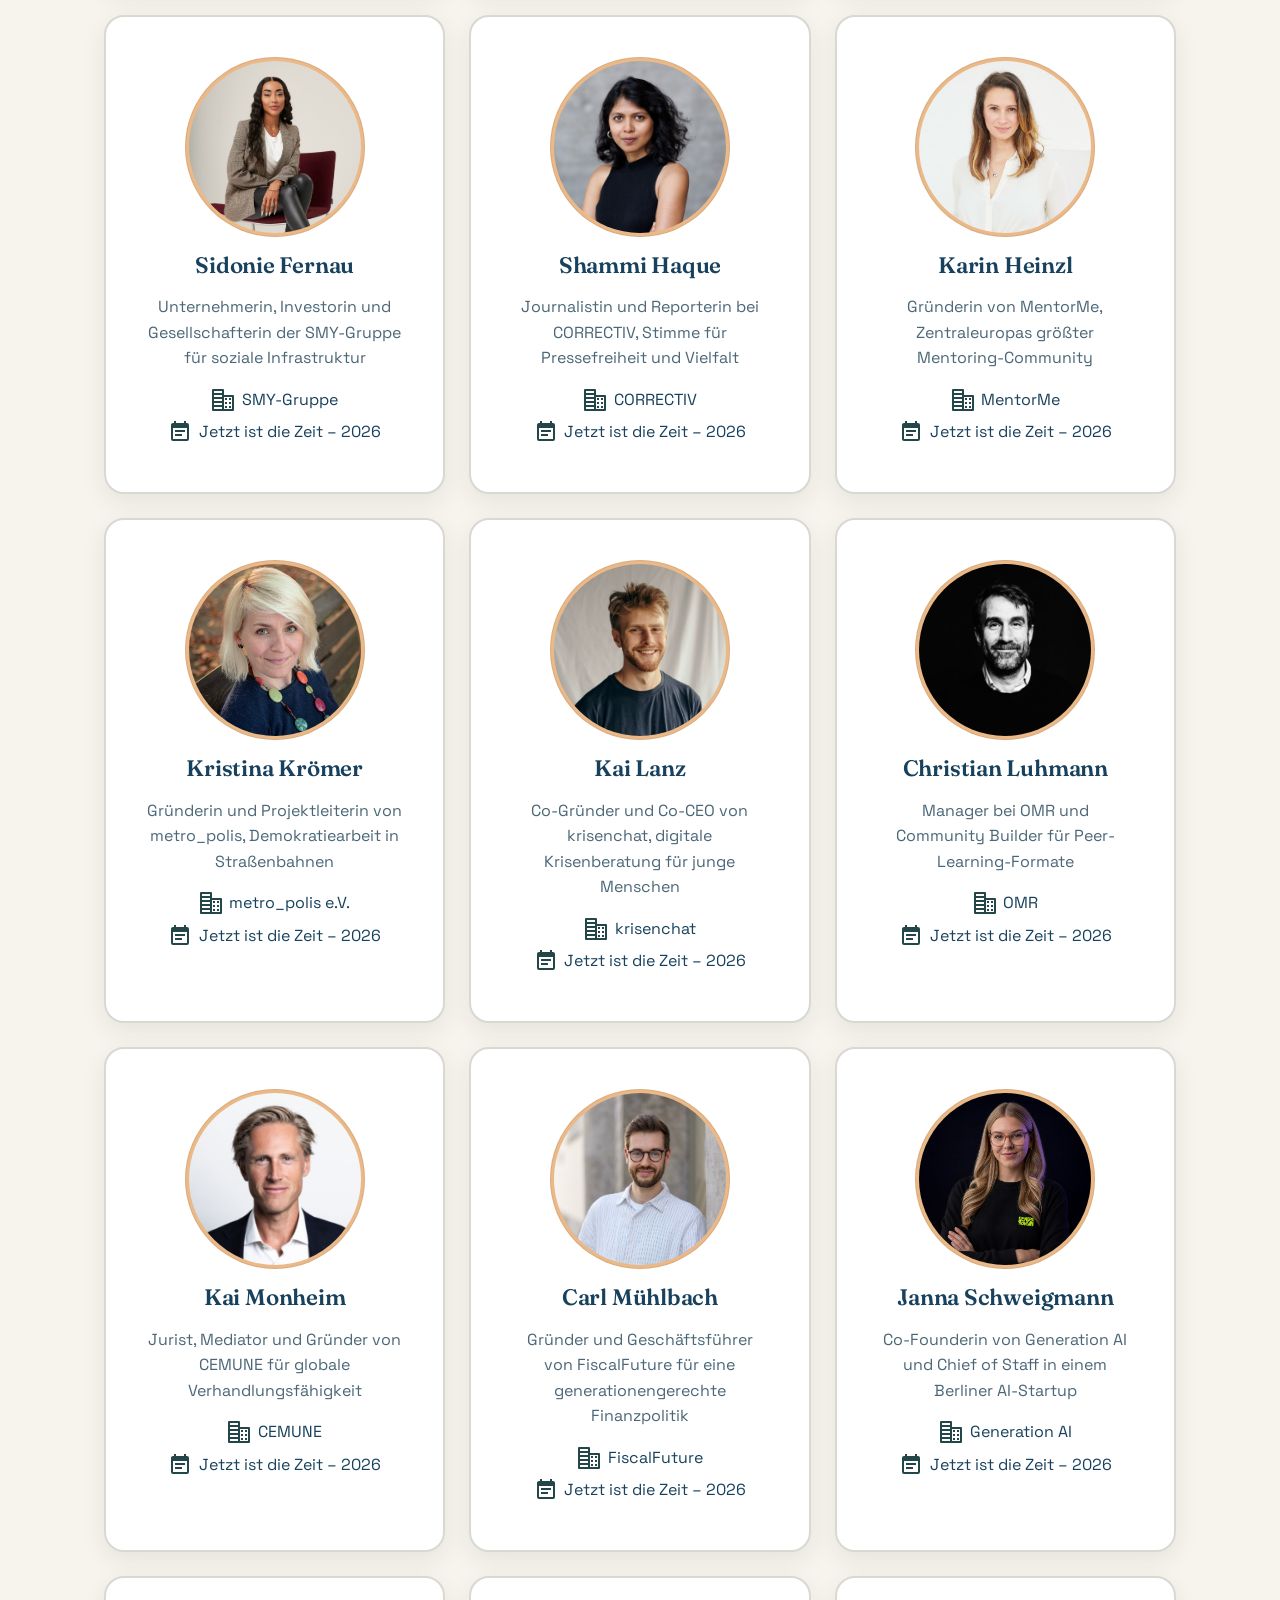
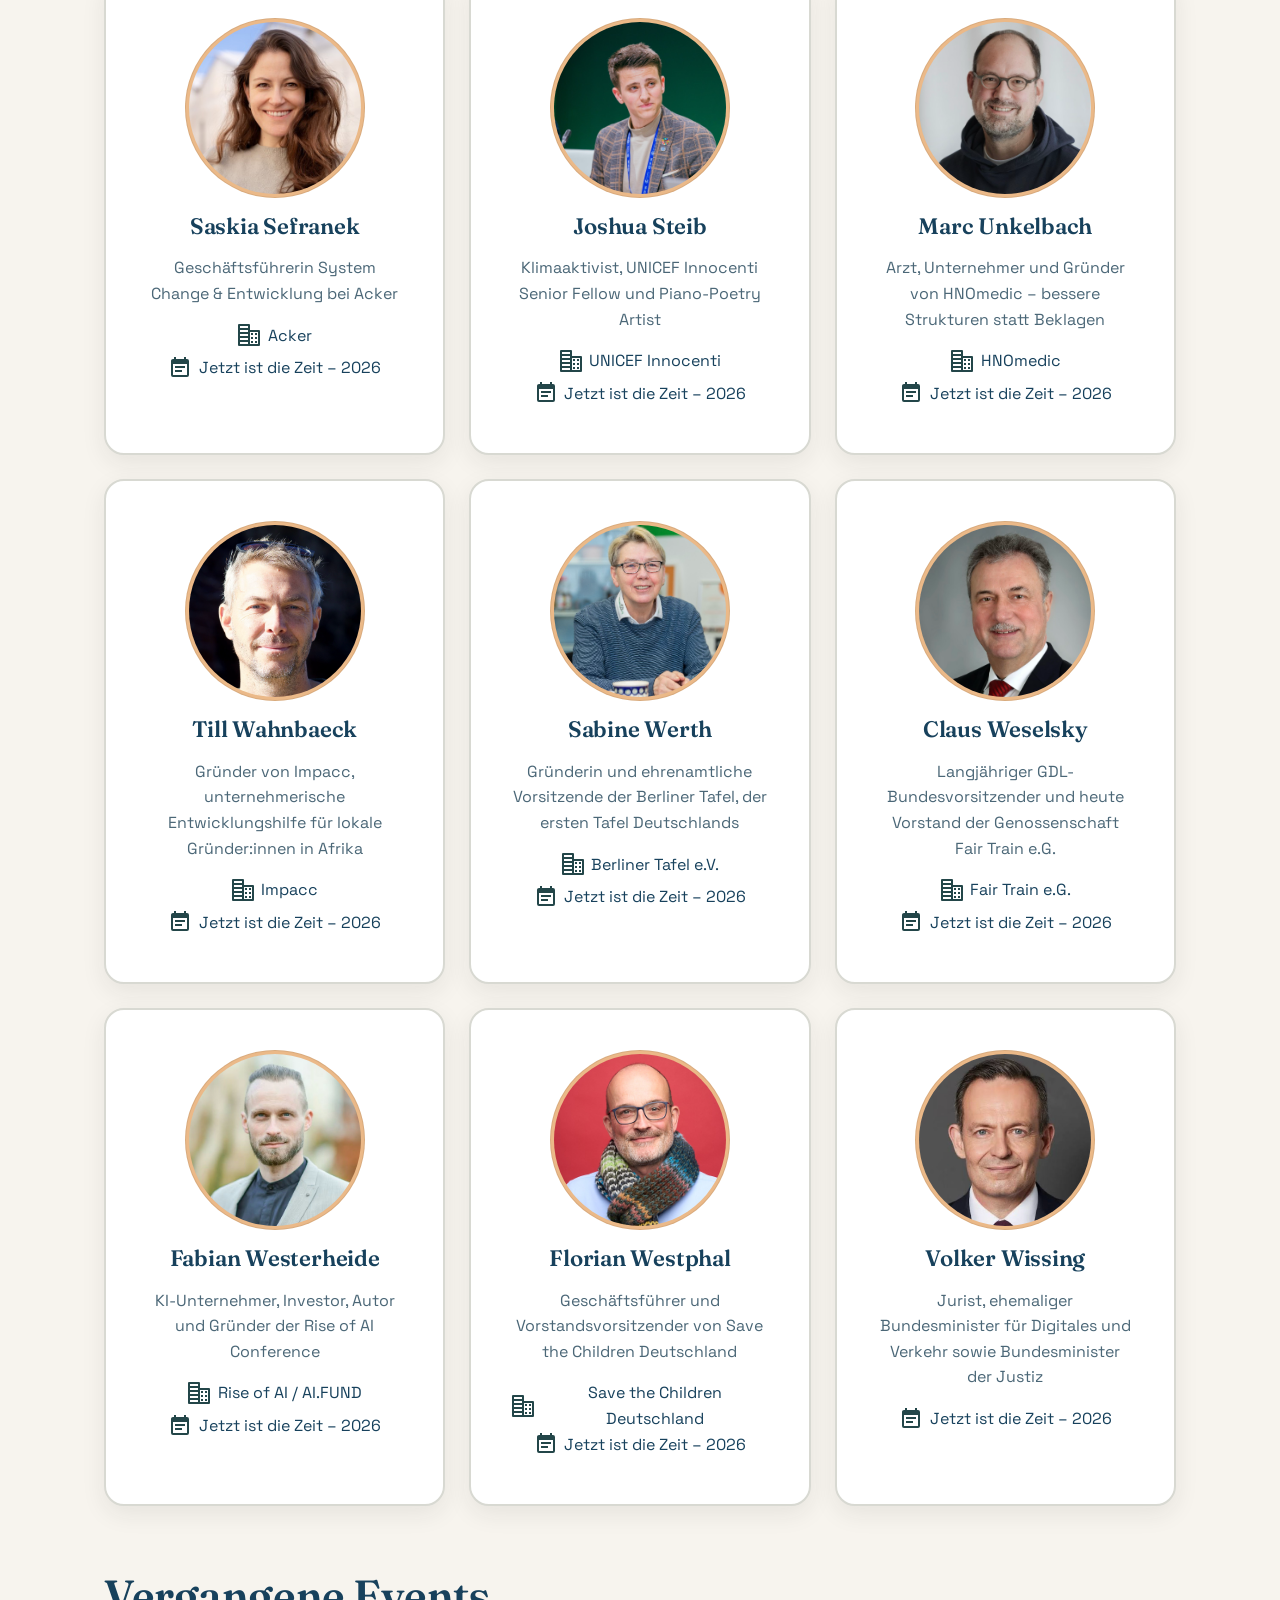
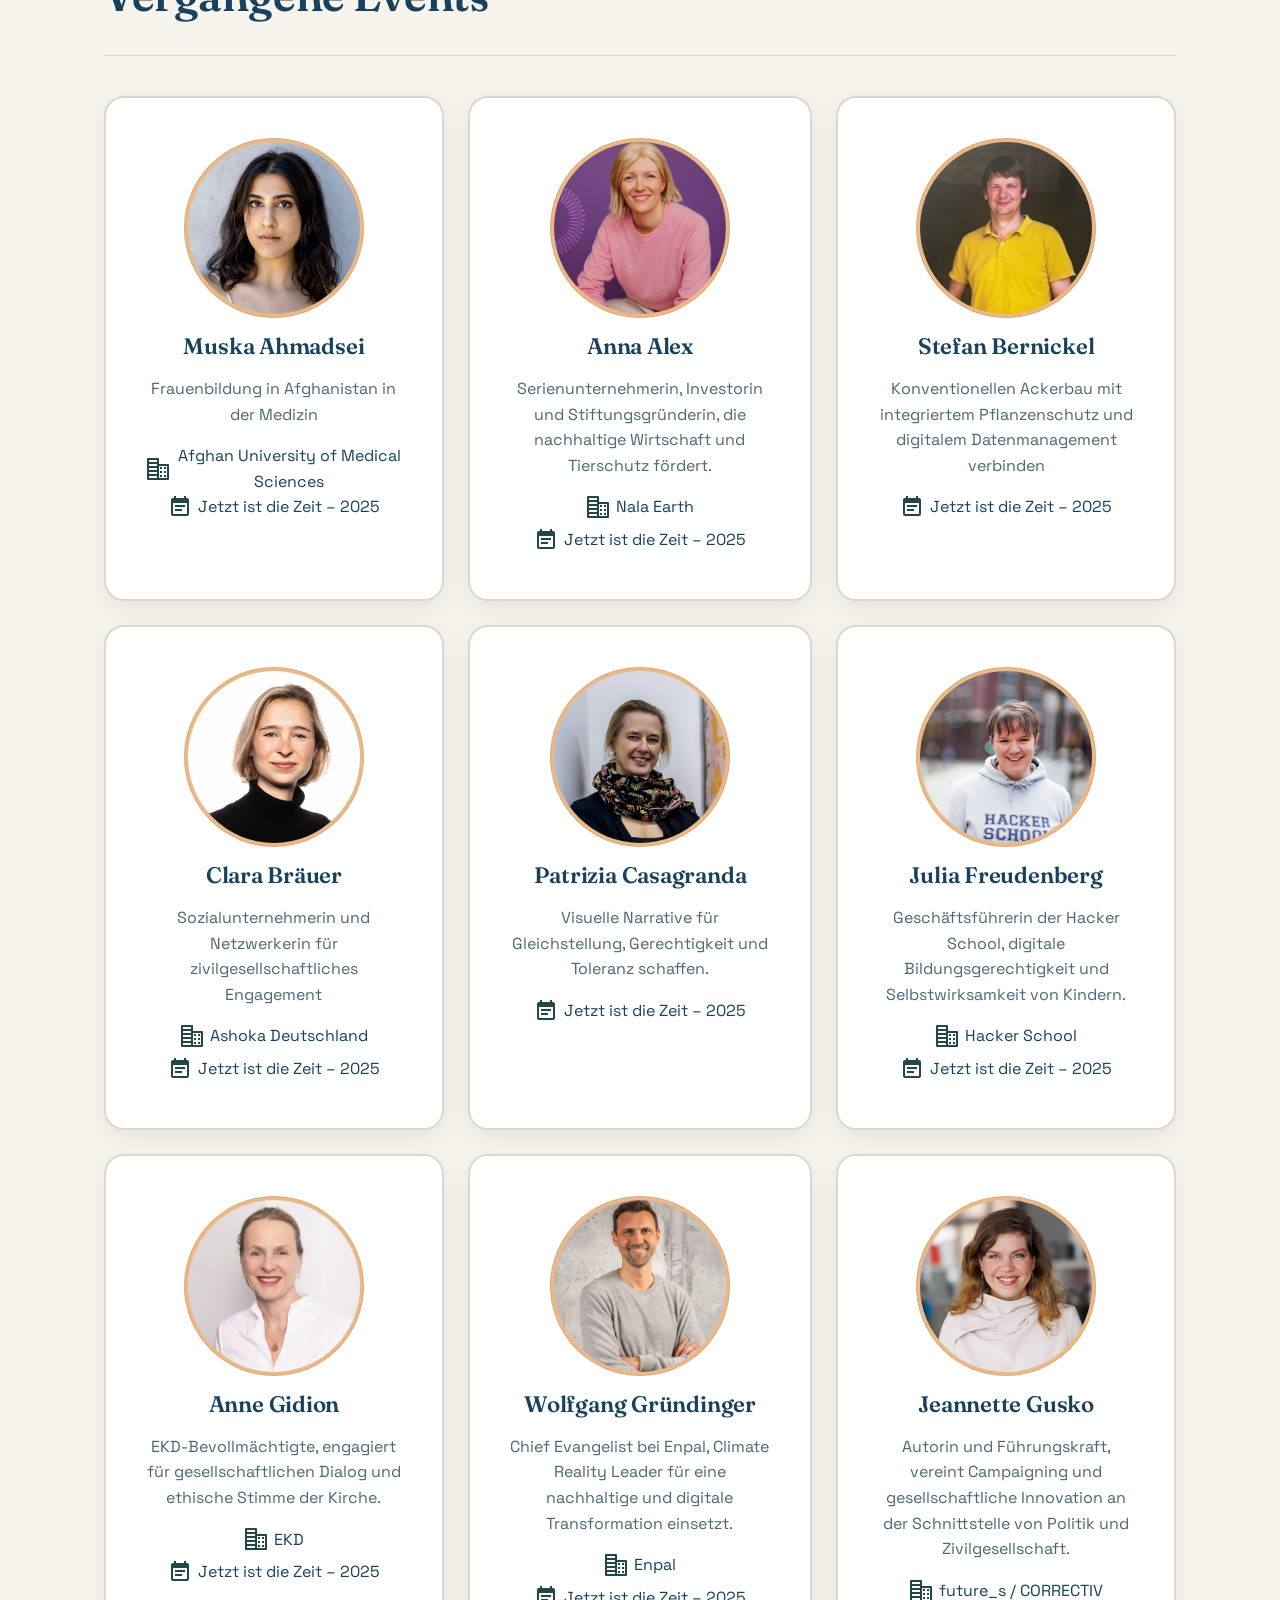
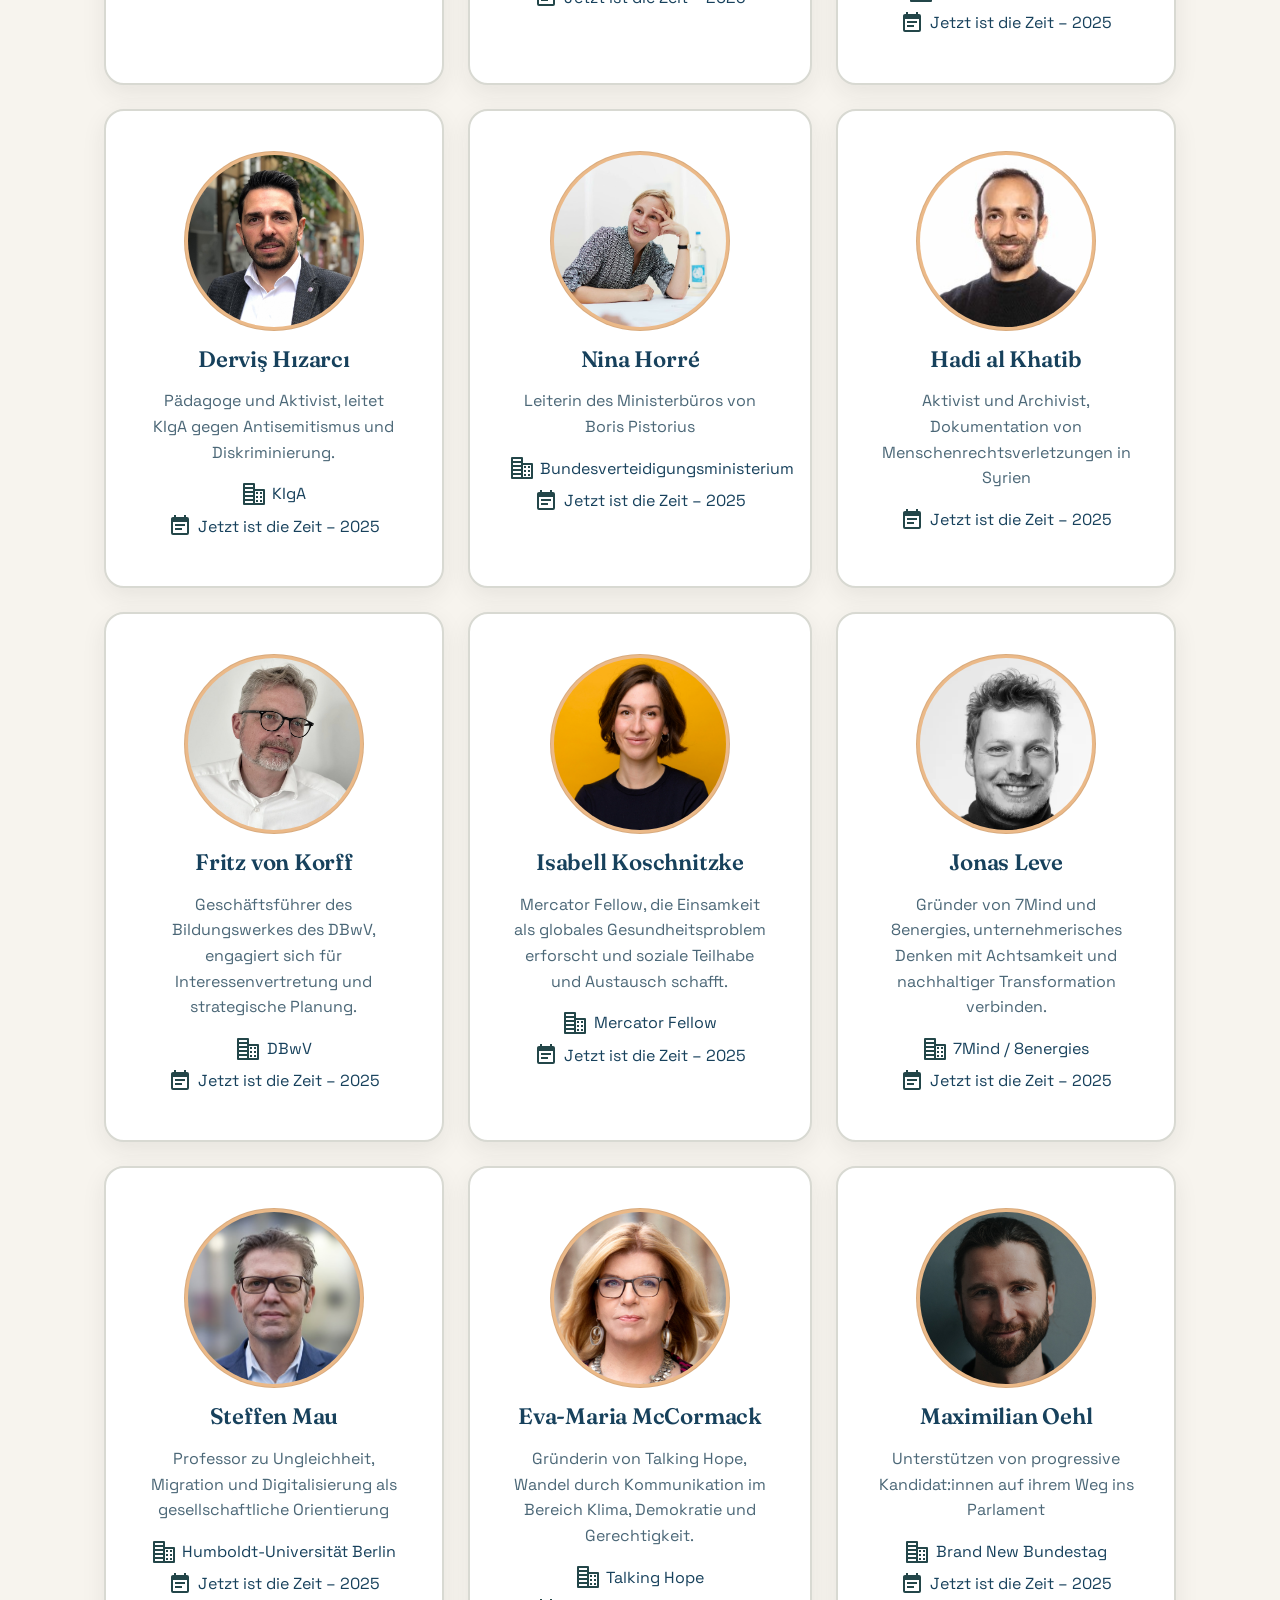
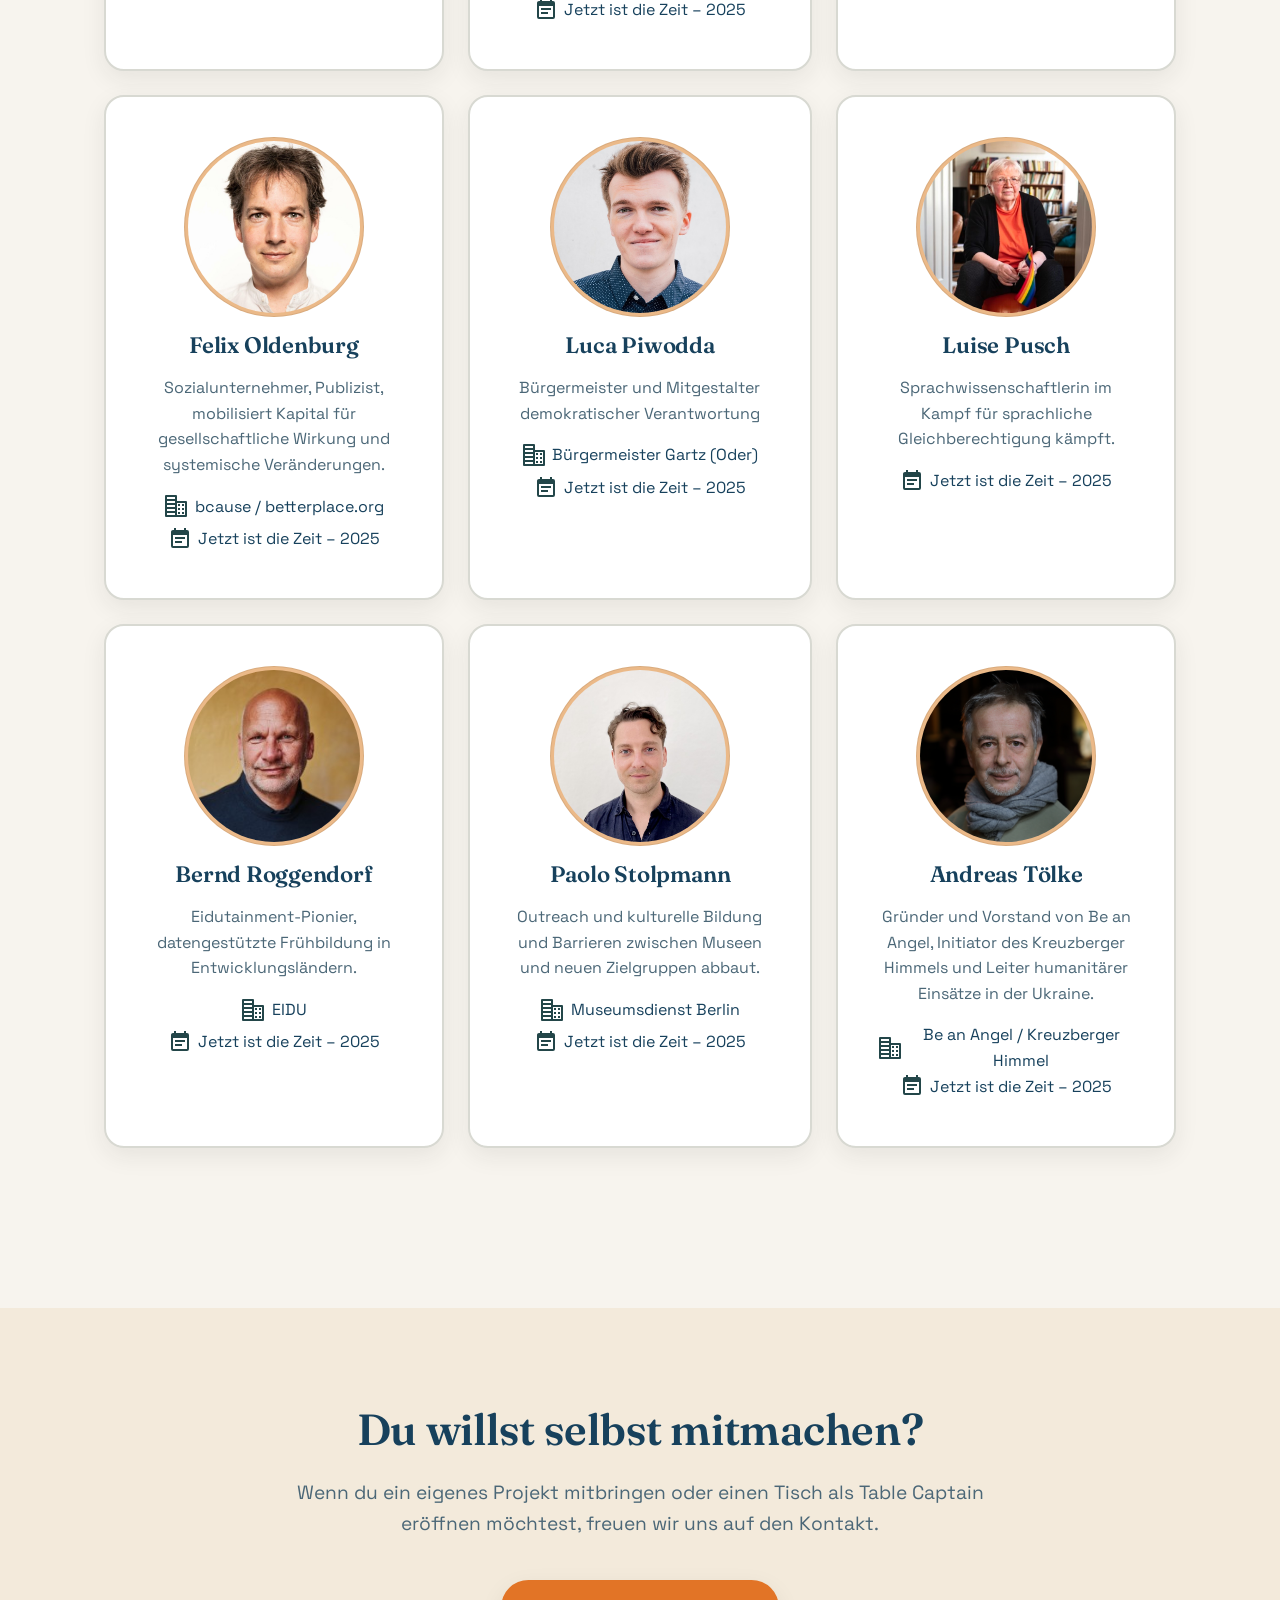
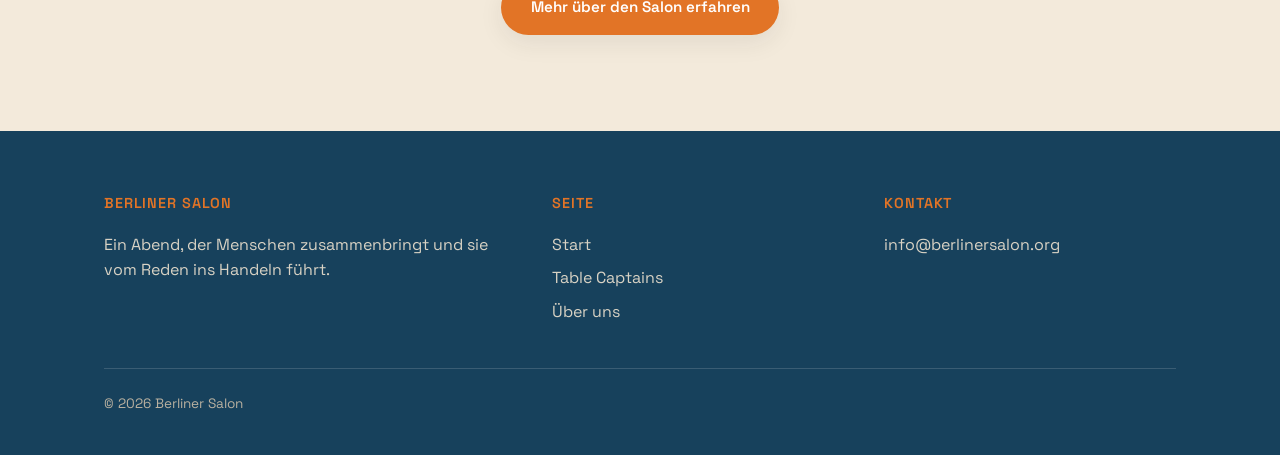
<file: tableCaptains.html>
<!DOCTYPE html>
<html lang="de">
<head>
  <meta charset="UTF-8">
  <meta name="viewport" content="width=device-width, initial-scale=1.0">
  <base href="./">
  <title>Table Captains — Berliner Salon</title>
  <meta name="description" content="Lerne die Table Captains von Berliner Salon kennen — Menschen, die im Dialog mit Gästen aus Verantwortung handeln.">
  <link rel="preconnect" href="https://fonts.googleapis.com">
  <link href="https://fonts.googleapis.com/css2?family=Fraunces:opsz,wght@9..144,500;9..144,600&family=Space+Grotesk:wght@400;500;600&display=swap" rel="stylesheet">
  <link rel="stylesheet" href="css/style.css">
  <script src="js/tableCaptainData.js"></script>
  <script src="data/tableCaptains/andreas_toelke.js"></script>
  <script src="data/tableCaptains/anna_alex.js"></script>
  <script src="data/tableCaptains/anne_gidion.js"></script>
  <script src="data/tableCaptains/bernd_roggendorf.js"></script>
  <script src="data/tableCaptains/burcu_arslan.js"></script>
  <script src="data/tableCaptains/carl_muehlbach.js"></script>
  <script src="data/tableCaptains/christian_luhmann.js"></script>
  <script src="data/tableCaptains/christiana_bukalo.js"></script>
  <script src="data/tableCaptains/clara_braeuer.js"></script>
  <script src="data/tableCaptains/claus_weselsky.js"></script>
  <script src="data/tableCaptains/dervis_hizarci.js"></script>
  <script src="data/tableCaptains/eva-mariamccormack.js"></script>
  <script src="data/tableCaptains/fabian_westerheide.js"></script>
  <script src="data/tableCaptains/felix_oldenburg.js"></script>
  <script src="data/tableCaptains/florian_westphal.js"></script>
  <script src="data/tableCaptains/fritz_von-korff.js"></script>
  <script src="data/tableCaptains/hadi_al_khatib.js"></script>
  <script src="data/tableCaptains/isabell_koschnitzke.js"></script>
  <script src="data/tableCaptains/janna_schweigmann.js"></script>
  <script src="data/tableCaptains/jeannette_gusko.js"></script>
  <script src="data/tableCaptains/jonas_leve.js"></script>
  <script src="data/tableCaptains/joshua_steib.js"></script>
  <script src="data/tableCaptains/julia_freudenberg.js"></script>
  <script src="data/tableCaptains/jutta_bodem-schroetgens.js"></script>
  <script src="data/tableCaptains/kai_lanz.js"></script>
  <script src="data/tableCaptains/kai_monheim.js"></script>
  <script src="data/tableCaptains/karin_heinzl.js"></script>
  <script src="data/tableCaptains/kristina_kroemer.js"></script>
  <script src="data/tableCaptains/lara_buschmann.js"></script>
  <script src="data/tableCaptains/luca_piwodda.js"></script>
  <script src="data/tableCaptains/luise_pusch.js"></script>
  <script src="data/tableCaptains/marc_unkelbach.js"></script>
  <script src="data/tableCaptains/maximilian_oehl.js"></script>
  <script src="data/tableCaptains/muska_ahmadsei.js"></script>
  <script src="data/tableCaptains/nina_horre.js"></script>
  <script src="data/tableCaptains/paolo_stolpmann.js"></script>
  <script src="data/tableCaptains/patrizia_casagranda.js"></script>
  <script src="data/tableCaptains/sabine_werth.js"></script>
  <script src="data/tableCaptains/saskia_sefranek.js"></script>
  <script src="data/tableCaptains/shammi_haque.js"></script>
  <script src="data/tableCaptains/sidonie_fernau.js"></script>
  <script src="data/tableCaptains/stefan_bernickel.js"></script>
  <script src="data/tableCaptains/steffen_mau.js"></script>
  <script src="data/tableCaptains/till_wahnbaeck.js"></script>
  <script src="data/tableCaptains/tini_diekmann.js"></script>
  <script src="data/tableCaptains/ulf_buermeyer.js"></script>
  <script src="data/tableCaptains/volker_wissing.js"></script>
  <script src="data/tableCaptains/wolfgang_gruendinger.js"></script>
</head>
<body>
  <header class="site-header">
    <nav class="nav container">
      <a href="index.html" class="nav-logo">Berliner <span>Salon</span></a>
      <button class="nav-toggle" aria-label="Menü öffnen" aria-expanded="false">
        <span></span><span></span><span></span>
      </button>
      <ul class="nav-links">
        <li><a href="index.html">Start</a></li>
        <li><a href="tableCaptains.html" class="is-active">Table Captains</a></li>
        <li><a href="about.html">Über uns</a></li>
      </ul>
    </nav>
  </header>

  <section class="container" style="padding-block: var(--space-lg) var(--space-lg);">
    <span class="eyebrow">Die Menschen hinter den Projekten</span>
    <h1 style="font-size: clamp(2.2rem, 4vw, 3.2rem);">Unsere Table Captains</h1>
    <p class="text-lead">
      Jede:r Table Captain eröffnet einen eigenen Tisch – ein Raum für Fragen, Begegnung und konkretes Handeln. Sie zeigen, wie Verantwortung heute aussehen kann und wie Engagement in der Praxis wirklich funktioniert.
    </p>
  </section>

  <section class="container section" style="padding-top: var(--space-md);">
    <div class="group-block">
      <div class="group-header">
        <h2>Jetzt ist die Zeit – 30.09.2026</h2>
      </div>
      <div class="grid grid-3" id="next-salon-container"></div>
    </div>

    <div class="group-block">
      <div class="group-header">
        <h2>Vergangene Events</h2>
      </div>
      <div class="grid grid-3" id="past-events-container"></div>
    </div>

    <script>
      function cardMarkup(person, showTable = true) {
        const hasOrg = person.tags?.company && person.tags.company.trim() !== '';
        const hasTable = person.table && person.table.trim() !== '';
        const isCurrentEvent = person.tags?.event === 'Jetzt ist die Zeit – 2026';

        return `
          <a class="card person-card" href="tableCaptainPortrait.html?id=${person.id}">
            <div class="person-avatar" style="background-color: var(--color-primary-light);">
              <img src="data/tableCaptains/images/${person.picture}" alt="${person.name}">
            </div>
            <h3>${person.name}</h3>
            <p style="color: var(--color-ink-soft);">${person.shortDescription}</p>
            <div class="tags" style="margin-top: var(--space-sm);">
              ${hasOrg ? `<span class="tag company"><img src="icons/company.svg" alt="Organisation" class="icon"> ${person.tags.company}</span>` : ''}
              ${person.tags?.event ? `<span class="tag event"><img src="icons/calendar.svg" alt="Event" class="icon"> ${person.tags.event}</span>` : ''}
            </div>
            ${showTable && hasTable ? `<span class="person-table">Tisch ${person.table}</span>` : ''}
          </a>
        `;
      }

      function renderTableCaptainGroups() {
        const getNachname = (name) => name.trim().split(' ').pop();

        const all = [...getAllTableCaptains()].sort((a, b) =>
          getNachname(a.name).localeCompare(getNachname(b.name), 'de')
        );
        const next = all.filter(person => person.tags && person.tags.event === 'Jetzt ist die Zeit – 2026');
        const past = all.filter(person => !person.tags || person.tags.event !== 'Jetzt ist die Zeit – 2026');

        const nextContainer = document.getElementById('next-salon-container');
        const pastContainer = document.getElementById('past-events-container');

        if (nextContainer) {
          nextContainer.innerHTML = next.length
            ? next.map(p => cardMarkup(p, true)).join('')
            : '<div class="card empty-state"><p>Die Table Captains für den nächsten Salon werden in Kürze veröffentlicht.</p></div>';
        }

        if (pastContainer) {
          pastContainer.innerHTML = past.length
            ? past.map(p => cardMarkup(p, false)).join('')
            : '<div class="card empty-state"><p>Vergangene Table Captains folgen hier nach den nächsten Salons.</p></div>';
        }
      }

      document.addEventListener('DOMContentLoaded', renderTableCaptainGroups);
    </script>
  </section>

  <section class="section section-alt">
    <div class="container" style="text-align:center;">
      <h2>Du willst selbst mitmachen?</h2>
      <p class="text-lead" style="margin-inline:auto;">
        Wenn du ein eigenes Projekt mitbringen oder einen Tisch als Table Captain eröffnen möchtest, freuen wir uns auf den Kontakt.
      </p>
      <div style="margin-top: var(--space-lg);">
        <a href="about.html" class="btn btn-primary">Mehr über den Salon erfahren</a>
      </div>
    </div>
  </section>

  <footer class="site-footer">
    <div class="container">
      <div class="footer-grid">
        <div>
          <h4>Berliner Salon</h4>
          <p>Ein Abend, der Menschen zusammenbringt und sie vom Reden ins Handeln führt.</p>
        </div>
        <div>
          <h4>Seite</h4>
          <a href="index.html">Start</a>
          <a href="tableCaptains.html">Table Captains</a>
          <a href="about.html">Über uns</a>
        </div>
        <div>
          <h4>Kontakt</h4>
          <a href="mailto:info@berlinersalon.org">info@berlinersalon.org</a>
        </div>
      </div>
      <div class="footer-bottom">
        <span>© 2026 Berliner Salon</span>
        <!-- <span>Impressum · Datenschutz</span> -->
      </div>
    </div>
  </footer>

  <script src="js/main.js"></script>
</body>
</html>
</file>
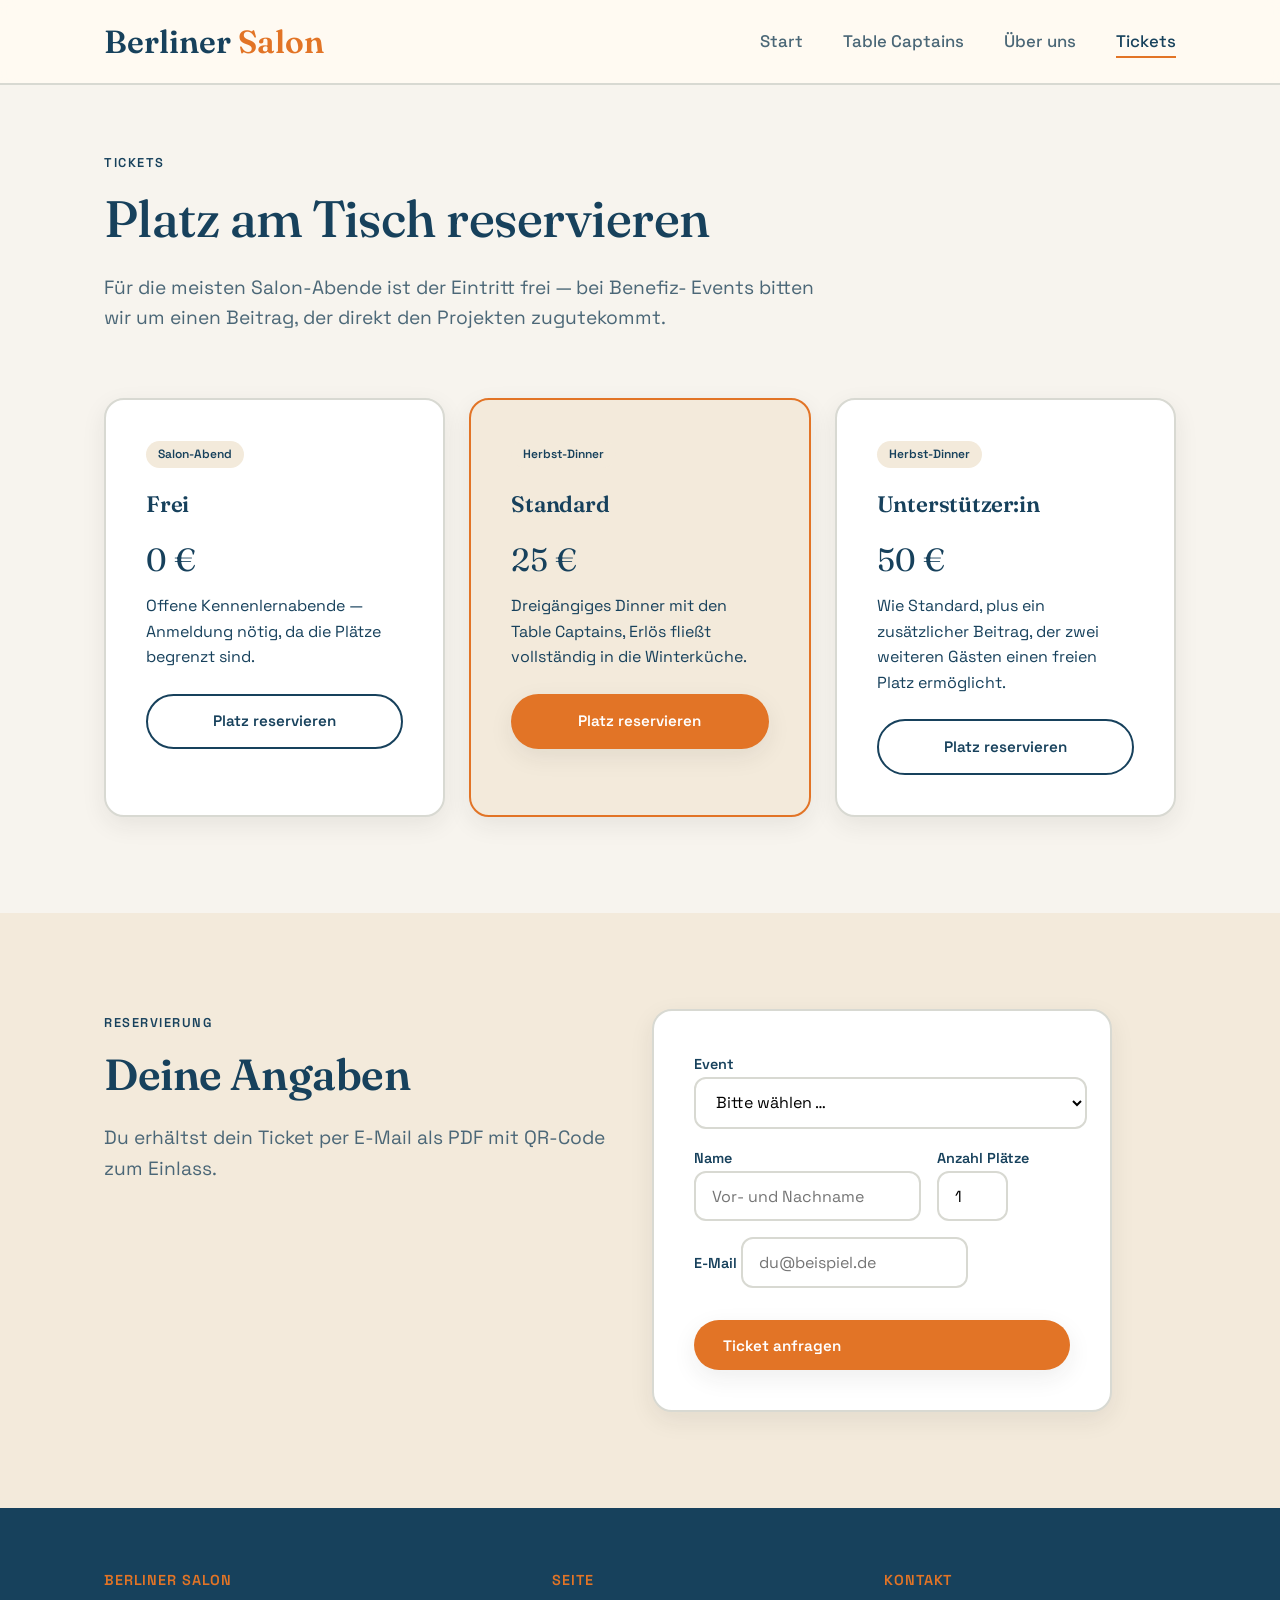
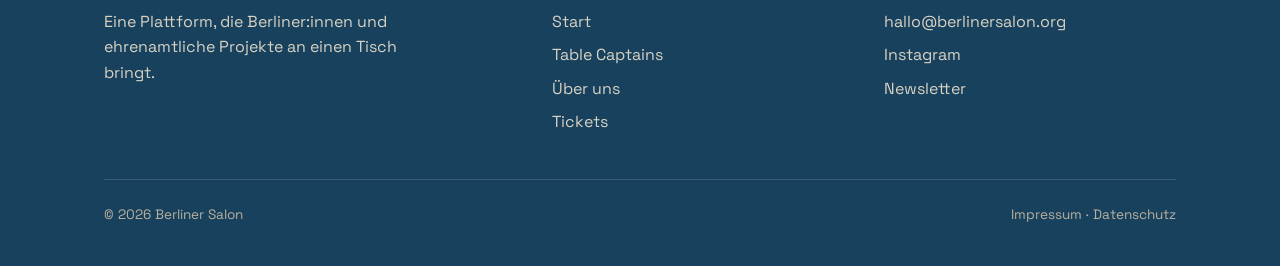
<file: tickets.html>
<!DOCTYPE html>
<html lang="de">
<head>
  <meta charset="UTF-8">
  <meta name="viewport" content="width=device-width, initial-scale=1.0">
  <base href="./">
  <title>Tickets — Berliner Salon</title>
  <meta name="description" content="Sichere dir dein Ticket für die nächsten Berliner Salon Events.">
  <link rel="preconnect" href="https://fonts.googleapis.com">
  <link href="https://fonts.googleapis.com/css2?family=Fraunces:opsz,wght@9..144,500;9..144,600&family=Space+Grotesk:wght@400;500;600&display=swap" rel="stylesheet">
  <link rel="stylesheet" href="css/style.css">
</head>
<body>

  <header class="site-header">
    <nav class="nav container">
      <a href="index.html" class="nav-logo">Berliner <span>Salon</span></a>
      <button class="nav-toggle" aria-label="Menü öffnen" aria-expanded="false">
        <span></span><span></span><span></span>
      </button>
      <ul class="nav-links">
        <li><a href="index.html">Start</a></li>
        <li><a href="tableCaptains.html">Table Captains</a></li>
        <li><a href="about.html">Über uns</a></li>
        <li><a href="tickets.html" class="is-active">Tickets</a></li>
      </ul>
    </nav>
  </header>

  <section class="container" style="padding-block: var(--space-xl) var(--space-lg);">
    <span class="eyebrow">Tickets</span>
    <h1 style="font-size: clamp(2.2rem, 4vw, 3.2rem);">Platz am Tisch reservieren</h1>
    <p class="text-lead">
      Für die meisten Salon-Abende ist der Eintritt frei — bei Benefiz-
      Events bitten wir um einen Beitrag, der direkt den Projekten zugutekommt.
    </p>
  </section>

  <!-- ==========================================================
       TICKET-KATEGORIEN
       Drei Preisstufen als Karten. Die mittlere Karte ist optisch
       hervorgehoben (empfohlene Option) — ein gängiges, aber hier
       sinnvolles Muster, weil es Besucher:innen echte Orientierung gibt.
       ========================================================== -->
  <section class="container section" style="padding-top: var(--space-md);">
    <div class="grid grid-3">

      <div class="card">
        <span class="badge">Salon-Abend</span>
        <h3 style="margin-top: var(--space-sm);">Frei</h3>
        <p style="font-family: var(--font-display); font-size: 2rem; margin-block: var(--space-xs);">0 €</p>
        <p>Offene Kennenlernabende — Anmeldung nötig, da die Plätze
           begrenzt sind.</p>
        <a href="#ticket-form" class="btn btn-outline" style="margin-top: var(--space-md); width:100%; justify-content:center;">Platz reservieren</a>
      </div>

      <!-- Hervorgehobene, "empfohlene" Karte -->
      <div class="card" style="border: 2px solid var(--color-yellow); background-color: var(--color-bg-alt);">
        <span class="badge">Herbst-Dinner</span>
        <h3 style="margin-top: var(--space-sm);">Standard</h3>
        <p style="font-family: var(--font-display); font-size: 2rem; margin-block: var(--space-xs);">25 €</p>
        <p>Dreigängiges Dinner mit den Table Captains, Erlös fließt
           vollständig in die Winterküche.</p>
        <a href="#ticket-form" class="btn btn-primary" style="margin-top: var(--space-md); width:100%; justify-content:center;">Platz reservieren</a>
      </div>

      <div class="card">
        <span class="badge">Herbst-Dinner</span>
        <h3 style="margin-top: var(--space-sm);">Unterstützer:in</h3>
        <p style="font-family: var(--font-display); font-size: 2rem; margin-block: var(--space-xs);">50 €</p>
        <p>Wie Standard, plus ein zusätzlicher Beitrag, der zwei
           weiteren Gästen einen freien Platz ermöglicht.</p>
        <a href="#ticket-form" class="btn btn-outline" style="margin-top: var(--space-md); width:100%; justify-content:center;">Platz reservieren</a>
      </div>

    </div>
  </section>

  <!-- ==========================================================
       TICKET-FORMULAR
       Auch hier wieder: reines Frontend-Formular ohne Backend/
       Zahlungsanbieter. Für echten Ticketverkauf müsstest du das
       an einen Dienst wie Stripe Checkout, Eventbrite oder ein
       eigenes Backend anbinden (siehe "action" im <form>-Tag).
       ========================================================== -->
  <section class="section section-alt" id="ticket-form">
    <div class="container">
      <div class="grid" style="grid-template-columns: 1fr 1fr; align-items:start;">
        <div>
          <span class="eyebrow">Reservierung</span>
          <h2>Deine Angaben</h2>
          <p class="text-lead">Du erhältst dein Ticket per E-Mail als
             PDF mit QR-Code zum Einlass.</p>
        </div>

        <form class="form card">
          <div>
            <label for="event-select">Event</label>
            <select id="event-select" name="event-select" required>
              <option value="">Bitte wählen …</option>
              <option value="willkommen">14. Aug — Erster Tisch: Willkommen im Salon</option>
              <option value="pflegetag">22. Aug — Stadtgarten-Pflegetag</option>
              <option value="sprachcafe">05. Sep — Offenes Sprachcafé Wedding</option>
              <option value="dinner">19. Sep — Herbst-Dinner der Table Captains</option>
            </select>
          </div>

          <div class="form-row">
            <div>
              <label for="ticket-name">Name</label>
              <input type="text" id="ticket-name" name="ticket-name" placeholder="Vor- und Nachname" required>
            </div>
            <div>
              <label for="ticket-count">Anzahl Plätze</label>
              <input type="number" id="ticket-count" name="ticket-count" min="1" max="6" value="1" required>
            </div>
          </div>

          <div>
            <label for="ticket-email">E-Mail</label>
            <input type="email" id="ticket-email" name="ticket-email" placeholder="du@beispiel.de" required>
          </div>

          <button type="submit" class="btn btn-primary" style="margin-top: var(--space-sm);">Ticket anfragen</button>
        </form>
      </div>
    </div>
  </section>

  <footer class="site-footer">
    <div class="container">
      <div class="footer-grid">
        <div>
          <h4>Berliner Salon</h4>
          <p style="color:#D8D2C4; max-width: 32ch;">
            Eine Plattform, die Berliner:innen und ehrenamtliche
            Projekte an einen Tisch bringt.
          </p>
        </div>
        <div>
          <h4>Seite</h4>
          <a href="index.html">Start</a>
          <a href="tableCaptains.html">Table Captains</a>
          <a href="about.html">Über uns</a>
          <a href="tickets.html">Tickets</a>
        </div>
        <div>
          <h4>Kontakt</h4>
          <a href="mailto:hallo@berlinersalon.org">hallo@berlinersalon.org</a>
          <a href="#">Instagram</a>
          <a href="#">Newsletter</a>
        </div>
      </div>
      <div class="footer-bottom">
        <span>© 2026 Berliner Salon</span>
        <span>Impressum · Datenschutz</span>
      </div>
    </div>
  </footer>

  <script src="js/main.js"></script>
</body>
</html>
</file>
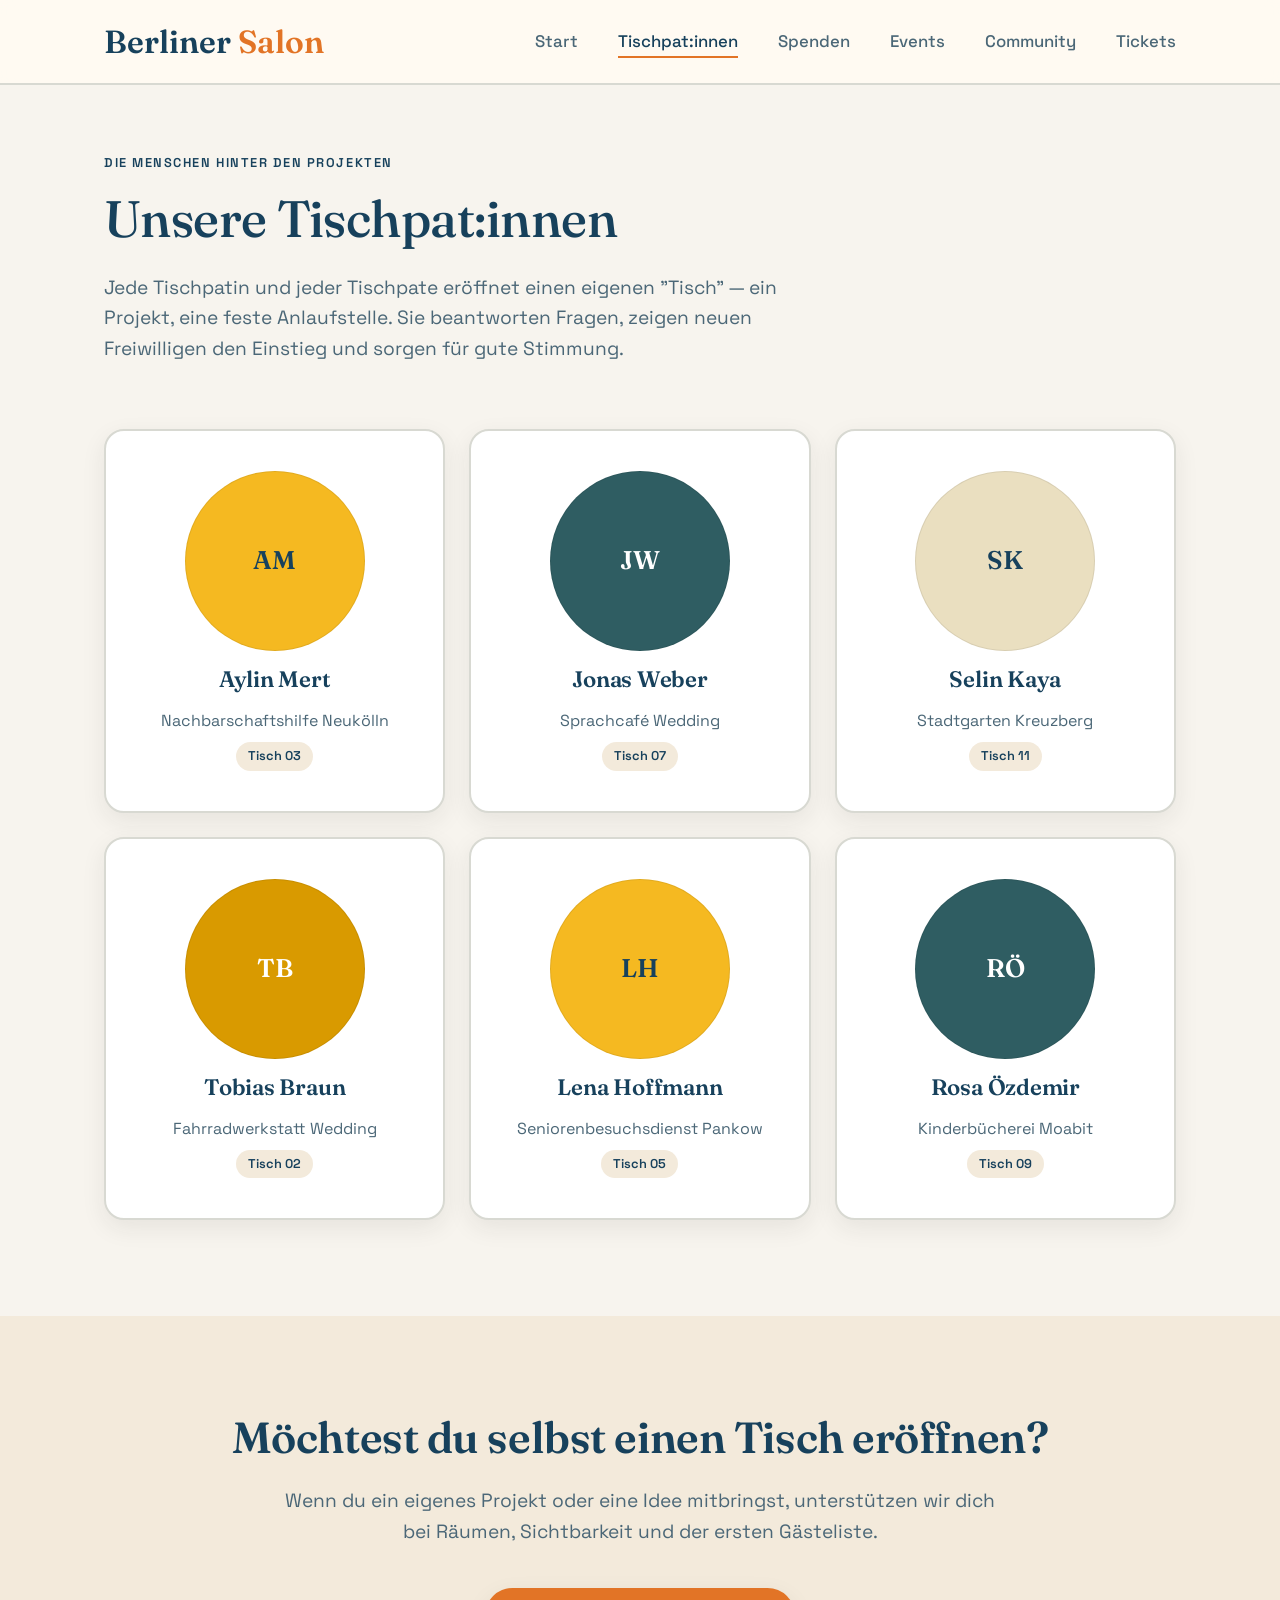
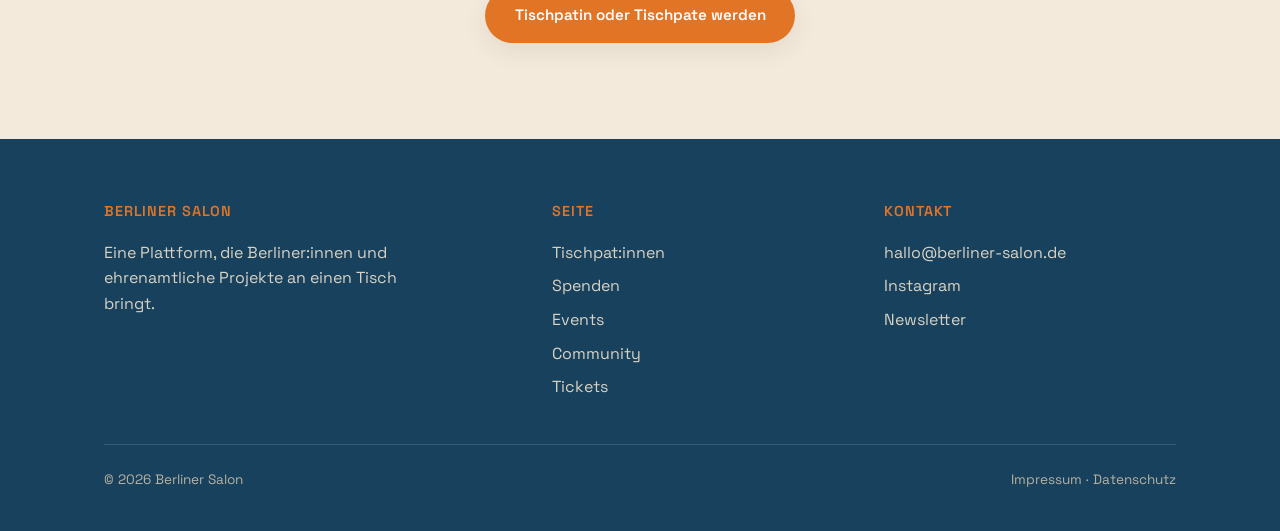
<file: tischpatinnen.html>
<!DOCTYPE html>
<html lang="de">
<head>
  <meta charset="UTF-8">
  <meta name="viewport" content="width=device-width, initial-scale=1.0">
  <title>Tischpat:innen — Berliner Salon</title>
  <meta name="description" content="Lerne die Tischpat:innen von Berliner Salon kennen — die Gastgeber:innen unserer Ehrenamts-Projekte.">
  <link rel="preconnect" href="https://fonts.googleapis.com">
  <link href="https://fonts.googleapis.com/css2?family=Fraunces:opsz,wght@9..144,500;9..144,600&family=Space+Grotesk:wght@400;500;600&display=swap" rel="stylesheet">
  <link rel="stylesheet" href="css/style.css">
</head>
<body>

  <!-- HEADER (identisch zu index.html, nur "Tischpat:innen" ist aktiv) -->
  <header class="site-header">
    <nav class="nav container">
      <a href="index.html" class="nav-logo">Berliner <span>Salon</span></a>
      <button class="nav-toggle" aria-label="Menü öffnen" aria-expanded="false">
        <span></span><span></span><span></span>
      </button>
      <ul class="nav-links">
        <li><a href="index.html">Start</a></li>
        <li><a href="tischpatinnen.html" class="is-active">Tischpat:innen</a></li>
        <li><a href="spenden.html">Spenden</a></li>
        <li><a href="events.html">Events</a></li>
        <li><a href="community.html">Community</a></li>
        <li><a href="tickets.html">Tickets</a></li>
      </ul>
    </nav>
  </header>

  <!-- SEITEN-HERO: kleiner als auf der Startseite, ohne Grafik-Motiv -->
  <section class="container" style="padding-block: var(--space-xl) var(--space-lg);">
    <span class="eyebrow">Die Menschen hinter den Projekten</span>
    <h1 style="font-size: clamp(2.2rem, 4vw, 3.2rem);">Unsere Tischpat:innen</h1>
    <p class="text-lead">
      Jede Tischpatin und jeder Tischpate eröffnet einen eigenen "Tisch" —
      ein Projekt, eine feste Anlaufstelle. Sie beantworten Fragen, zeigen
      neuen Freiwilligen den Einstieg und sorgen für gute Stimmung.
    </p>
  </section>

  <!-- ==========================================================
       PORTRAIT-RASTER
       Jede Karte nutzt .person-card. Neue Person hinzufügen?
       Einfach den ganzen <div class="card person-card ..."> Block
       kopieren und Initialen, Namen, Projekt & Tischnummer ändern.
       Die Farb-Kürzel unten (z. B. #F5B921) sind bewusst aus der
       gleichen warmen Palette gewählt wie der Rest der Seite.
       ========================================================== -->
  <section class="container section" style="padding-top: var(--space-md);">
    <div class="grid grid-3">

      <div class="card person-card card--tilt-left">
        <div class="person-avatar" style="background-color:#F5B921;">AM</div>
        <h3>Aylin Mert</h3>
        <p style="color: var(--color-ink-soft);">Nachbarschaftshilfe Neukölln</p>
        <span class="person-table">Tisch 03</span>
      </div>

      <div class="card person-card">
        <div class="person-avatar" style="background-color:#2F5D62; color:#fff;">JW</div>
        <h3>Jonas Weber</h3>
        <p style="color: var(--color-ink-soft);">Sprachcafé Wedding</p>
        <span class="person-table">Tisch 07</span>
      </div>

      <div class="card person-card card--tilt-right">
        <div class="person-avatar" style="background-color:#EADFC0;">SK</div>
        <h3>Selin Kaya</h3>
        <p style="color: var(--color-ink-soft);">Stadtgarten Kreuzberg</p>
        <span class="person-table">Tisch 11</span>
      </div>

      <div class="card person-card card--tilt-right">
        <div class="person-avatar" style="background-color:#D99A00; color:#fff;">TB</div>
        <h3>Tobias Braun</h3>
        <p style="color: var(--color-ink-soft);">Fahrradwerkstatt Wedding</p>
        <span class="person-table">Tisch 02</span>
      </div>

      <div class="card person-card">
        <div class="person-avatar" style="background-color:#F5B921;">LH</div>
        <h3>Lena Hoffmann</h3>
        <p style="color: var(--color-ink-soft);">Seniorenbesuchsdienst Pankow</p>
        <span class="person-table">Tisch 05</span>
      </div>

      <div class="card person-card card--tilt-left">
        <div class="person-avatar" style="background-color:#2F5D62; color:#fff;">RÖ</div>
        <h3>Rosa Özdemir</h3>
        <p style="color: var(--color-ink-soft);">Kinderbücherei Moabit</p>
        <span class="person-table">Tisch 09</span>
      </div>

    </div>
  </section>

  <!-- CTA: selbst Tischpat:in werden -->
  <section class="section section-alt">
    <div class="container" style="text-align:center;">
      <h2>Möchtest du selbst einen Tisch eröffnen?</h2>
      <p class="text-lead" style="margin-inline:auto;">
        Wenn du ein eigenes Projekt oder eine Idee mitbringst, unterstützen
        wir dich bei Räumen, Sichtbarkeit und der ersten Gästeliste.
      </p>
      <div style="margin-top: var(--space-lg);">
        <a href="community.html" class="btn btn-primary">Tischpatin oder Tischpate werden</a>
      </div>
    </div>
  </section>

  <!-- FOOTER (identisch zu index.html) -->
  <footer class="site-footer">
    <div class="container">
      <div class="footer-grid">
        <div>
          <h4>Berliner Salon</h4>
          <p style="color:#D8D2C4; max-width: 32ch;">
            Eine Plattform, die Berliner:innen und ehrenamtliche
            Projekte an einen Tisch bringt.
          </p>
        </div>
        <div>
          <h4>Seite</h4>
          <a href="tischpatinnen.html">Tischpat:innen</a>
          <a href="spenden.html">Spenden</a>
          <a href="events.html">Events</a>
          <a href="community.html">Community</a>
          <a href="tickets.html">Tickets</a>
        </div>
        <div>
          <h4>Kontakt</h4>
          <a href="mailto:hallo@berliner-salon.de">hallo@berliner-salon.de</a>
          <a href="#">Instagram</a>
          <a href="#">Newsletter</a>
        </div>
      </div>
      <div class="footer-bottom">
        <span>© 2026 Berliner Salon</span>
        <span>Impressum · Datenschutz</span>
      </div>
    </div>
  </footer>

  <script src="js/main.js"></script>
</body>
</html>
</file>
<file: css/style.css>
/* ==========================================================================
   BERLINER SALON — HAUPT-STYLESHEET
   ==========================================================================
   Diese eine Datei wird von ALLEN Unterseiten eingebunden
   (<link rel="stylesheet" href="css/style.css">).
   So musst du Farben, Schriften oder Abstände nur an EINER Stelle ändern,
   und jede Seite aktualisiert sich automatisch mit.

   Aufbau dieser Datei (mit Strg+F leicht zu finden):
   1. Design-Tokens (Farben, Schriften, Abstände als Variablen)
   2. Reset & Grundeinstellungen
   3. Typografie
   4. Layout-Hilfsklassen (Container, Grid, Abstände)
   5. Navigation (Header)
   6. Buttons
   7. Karten ("Cards") — das wiederkehrende Design-Element der Seite
   8. Hero-Bereich (großer Aufmacher oben auf jeder Seite)
   9. Formulare (z. B. für Spenden/Newsletter)
   10. Footer
   11. Kleine Bausteine (Badges, Zitate, Trenner …)
   12. Responsive / Mobile Anpassungen
   ========================================================================== */


/* --------------------------------------------------------------------------
   1. DESIGN-TOKENS
   Alle Grundfarben und -werte stehen hier als CSS-Variablen (--name).
   Vorteil: Wenn du z. B. den Gelbton ändern willst, reicht EINE Zeile hier,
   statt an 50 Stellen im Code zu suchen.
   -------------------------------------------------------------------------- */
:root {
  --color-bg: #f7f4ee;
  --color-bg-alt: #f3eadb;
  --color-card: #ffffff;
  --color-ink: #17415c;
  --color-ink-soft: #4b6777;
  --color-accent: #e27426;
  --color-accent-soft: #4f929c;
  --color-accent-deep: #3d7a82;
  --color-primary: #e27426;
  --color-primary-deep: #c8611c;
  --color-primary-light: #ebb988;
  --color-secondary: #4f929c;
  --color-secondary-deep: #3d7a82;
  --color-line: #d8d9d2;
  --color-yellow: #e27426;
  --color-yellow-deep: #c8611c;
  --color-petrol: #17415c;
  --color-petrol-deep: #102f45;

  /* Schriften — zwei bewusst unterschiedliche Schriftfamilien:
     Fraunces = Display-Schrift (Serife mit Charakter) für Überschriften,
     Space Grotesk = klare, geometrische Grotesk für Fließtext & UI.
     Beide werden unten in jeder HTML-Datei per Google Fonts geladen. */
  --font-display: 'Fraunces', Georgia, serif;
  --font-body: 'Space Grotesk', 'Helvetica Neue', Arial, sans-serif;

  /* Abstände — einheitliche Skala, damit alles im gleichen Rhythmus steht */
  --space-xs: 0.5rem;
  --space-sm: 1rem;
  --space-md: 1.5rem;
  --space-lg: 2.5rem;
  --space-xl: 4rem;
  --space-2xl: 6rem;

  @media (max-width: 760px) {
    --space-xs: 0.3rem;
    --space-sm: 0.75rem;
    --space-md: 1rem;
    --space-lg: 1.75rem;
    --space-xl: 2rem;
    --space-2xl: 3rem;
  }
  /* Rundungen — "leicht abgerundet, dynamisch" ist der Wunsch-Look.
     Karten bekommen großzügige, aber nicht komplett runde Ecken. */
  --radius-sm: 12px;
  --radius-md: 20px;
  --radius-lg: 28px;
  --radius-pill: 999px; /* für Buttons/Badges → komplett rund an den Enden */

  /* Schatten — dezent, damit Karten leicht "schweben" statt hart zu wirken */
  --shadow-soft: 0 8px 24px rgba(43, 38, 32, 0.08);
  --shadow-hover: 0 14px 32px rgba(43, 38, 32, 0.14);

  /* Breite, auf die der Seiteninhalt zentriert wird */
  --container-width: 1120px;
}


/* --------------------------------------------------------------------------
   2. RESET & GRUNDEINSTELLUNGEN
   Browser haben unterschiedliche Standard-Abstände etc. — das hier
   sorgt für eine einheitliche Basis auf jeder Seite.
   -------------------------------------------------------------------------- */
*,
*::before,
*::after {
  box-sizing: border-box; /* Padding/Rahmen werden in die Breite eingerechnet */
  margin: 0;
  padding: 0;
}

html {
  scroll-behavior: smooth; /* sanftes Scrollen zu Sprungmarken (#anker) */
}

body {
  font-family: var(--font-body);
  background-color: var(--color-bg);
  color: var(--color-ink);
  line-height: 1.6;
  -webkit-font-smoothing: antialiased;
}

img {
  max-width: 100%;
  display: block;
}

a {
  color: inherit;
  text-decoration: none;
}

ul {
  list-style: none;
}

button {
  font-family: inherit;
  cursor: pointer;
}

/* Sichtbarer Fokus-Rahmen für Tastatur-Navigation — wichtig für
   Barrierefreiheit. Ohne das wäre für Tastatur-Nutzer:innen nicht
   erkennbar, welches Element gerade ausgewählt ist. */
a:focus-visible,
button:focus-visible,
input:focus-visible,
textarea:focus-visible {
  outline: 3px solid var(--color-petrol);
  outline-offset: 3px;
}

/* Respektiert die Systemeinstellung "Bewegung reduzieren" */
@media (prefers-reduced-motion: reduce) {
  * {
    animation-duration: 0.01ms !important;
    animation-iteration-count: 1 !important;
    transition-duration: 0.01ms !important;
    scroll-behavior: auto !important;
  }
}


/* --------------------------------------------------------------------------
   3. TYPOGRAFIE
   -------------------------------------------------------------------------- */
h1, h2, h3, h4 {
  font-family: var(--font-display);
  font-weight: 600;
  line-height: 1.15;
  letter-spacing: -0.01em;
}

h1 {
  font-size: clamp(2.6rem, 5vw, 4.2rem); /* passt sich der Bildschirmgröße an */
  font-weight: 500;
}

h2 {
  font-size: clamp(2rem, 3.4vw, 2.8rem);
}

h3 {
  font-size: 1.4rem;
}

p {
  color: var(--color-ink);
}

.text-lead {
  /* größerer, ruhiger Einleitungstext unter einer Überschrift */
  font-size: 1.2rem;
  color: var(--color-ink-soft);
  max-width: 60ch; /* Zeilenlänge begrenzen = leichter lesbar */
}

.eyebrow {
  /* kleines Label über einer Überschrift, z. B. "SPENDEN" */
  display: inline-block;
  font-family: var(--font-body);
  font-size: 0.8rem;
  font-weight: 600;
  letter-spacing: 0.12em;
  text-transform: uppercase;
  color: var(--color-petrol);
  margin-bottom: var(--space-sm);
}

.eyebrow .salon-word,
.nav-logo span {
  color: var(--color-accent);
}


/* --------------------------------------------------------------------------
   4. LAYOUT-HILFSKLASSEN
   -------------------------------------------------------------------------- */
.container {
  /* zentriert den Inhalt und begrenzt die Breite auf großen Bildschirmen */
  width: 100%;
  max-width: var(--container-width);
  margin-inline: auto;
  padding-inline: var(--space-md);
}

.container h1, h2 {
  margin-bottom: var(--space-md);
}


.section {
  padding-block: var(--space-2xl);
}

.section-alt {
  /* Abschnitt mit leicht abweichendem Hintergrund, um Bereiche
     der Seite optisch voneinander zu trennen */
  background-color: var(--color-bg-alt);
}

.section-head {
  max-width: 640px;
  margin-bottom: var(--space-xl);
}

.section-head.center {
  margin-inline: auto;
  text-align: center;
}

.info-pills {
  display: flex;
  flex-wrap: wrap;
  gap: 0.65rem;
  margin-top: 1.5rem;
}

.info-pills span {
  display: inline-flex;
  align-items: center;
  padding: 0.45rem 0.8rem;
  border-radius: var(--radius-pill);
  background: rgba(23, 65, 92, 0.08);
  border: 1px solid var(--color-line);
  color: var(--color-ink);
  font-size: 0.82rem;
  font-weight: 600;
}

/*
.hero-collage {
  display: grid;
  grid-template-columns: 1.5fr 1.6fr 1.2fr;
  grid-template-rows: minmax(180px, 1fr) minmax(150px, 1fr);
  gap: 0.9rem;
  align-self: stretch;
  padding: 0.5rem 0;
  min-height: 430px;
}

.hero-collage img {
  display: block;
  width: 100%;
  height: 100%;
  object-fit: cover;
  border-radius: 26px;
  border: 2px solid var(--color-line);
  box-shadow: var(--shadow-soft);
}

.hero-collage .collage-square {
  grid-column: 1;
  grid-row: 1 / span 2;
  aspect-ratio: 1 / 1;
}

.hero-collage .collage-landscape {
  aspect-ratio: 16 / 9;
}

.hero-collage .collage-landscape-1 {
  grid-column: 2;
  grid-row: 1;
}

.hero-collage .collage-landscape-2 {
  grid-column: 1;
  grid-row: 2;
  aspect-ratio: 4 / 3;
}

.hero-collage .collage-landscape-3 {
  grid-column: 2;
  grid-row: 2;
  aspect-ratio: 4 / 3;
}

.hero-collage .collage-portrait {
  grid-column: 3;
  grid-row: 2 / span 2;
  aspect-ratio: 3 / 5;
} 
*/

/* --------------------------------------------------------------------------
   GALERIE — Justified Rows
   Organische Bildergalerie mit gemischten Formaten (Hoch-, Quer- und
   Quadratformat). Jedes Bild behält sein natürliches Seitenverhältnis;
   die Zeilenhöhe ist fix, die Breite wird automatisch berechnet
   (kein manuelles Grid-Placement wie bei .hero-collage nötig).
   -------------------------------------------------------------------------- */
.gallery-justified {
  display: flex;
  flex-wrap: wrap;
  gap: 0.5rem;
  justify-content: center;
}

.gallery-justified img {
  height: 275px;
  width: auto;
  flex-grow: 0;
  flex-shrink: 0;
  object-fit: cover;
  border-radius: 22px;
  border: 2px solid var(--color-primary-light);
  box-shadow: var(--shadow-soft);
  transition: transform 220ms ease, box-shadow 220ms ease;
}

.gallery-justified .row-two{
  height: 105px;
  /* width: auto;
  flex-grow: 0.0;
  flex-shrink: 0;
  object-fit: cover;
  border-radius: 22px;
  border: 2px solid var(--color-primary);
  box-shadow: var(--shadow-soft);
  transition: transform 220ms ease, box-shadow 220ms ease; */
}

.gallery-justified img:hover {
  transform: translateY(-3px);
  box-shadow: var(--shadow-hover);
}

@media (max-width: 760px) {
  .gallery-justified img {
    height: 140px;
  }
}

.event-note {
  margin-top: 1.25rem;
  max-width: 42ch;
  color: var(--color-ink-soft);
  font-size: 0.95rem;
}

.split-cta {
  display: grid;
  grid-template-columns: repeat(2, minmax(0, 1fr));
  gap: var(--space-md);
}

.help-grid {
  display: grid;
  grid-template-columns: repeat(3, minmax(0, 1fr));
  gap: var(--space-md);
}

.help-card {
  min-height: 100%;
}

.text-link {
  display: inline-flex;
  margin-top: var(--space-sm);
  font-weight: 600;
  color: var(--color-primary);
}

.inline-link {
  display: inline-flex;
  font-weight: 600;
  color: var(--color-primary);
}

.sponsor-showcase {
  display: grid;
  grid-template-columns: minmax(0, 0.9fr) minmax(0, 1.1fr);
  gap: var(--space-lg);
  align-items: center;
}

.sponsor-intro {
  background: var(--color-card);
}

.sponsor-card {
  background: var(--color-card);
  border: 1px solid var(--color-line);
  border-radius: var(--radius-md);
  box-shadow: var(--shadow-soft);
  min-height: 100%;
}

.sponsor-card-inner {
  display: flex;
  flex-direction: column;
  justify-content: center;
  gap: 0.9rem;
  height: 100%;
  padding: var(--space-lg);
}

.sponsor-card-inner img {
  max-height: 68px;
  width: auto;
  object-fit: contain;
  margin-inline: auto;
}

.sponsor-card-inner p {
  color: var(--color-ink-soft);
  font-size: 0.92rem;
  line-height: 1.6;
}

.running-dinner-box {
  display: grid;
  grid-template-columns: 1.25fr 0.75fr;
  gap: var(--space-xl);
  align-items: center;
  background: rgba(255,255,255,0.35);
  border: 1px solid var(--color-line);
  border-radius: var(--radius-lg);
  padding: var(--space-xl);
}

.rotating-dinner-box {
  grid-template-columns: 1.5fr 0.5fr;
}

@media (max-width: 720px) {
  .running-dinner-box,
  .rotating-dinner-box {
    grid-template-columns: 1fr;
  }
  .rotating-dinner-img {
    display: flex;
    justify-content: center;
    width: 70%;
    margin: auto;
  }
}

.running-dinner-copy {
  display: grid;
  gap: 1rem;
}

.running-dinner-copy p {
  color: var(--color-ink-soft);
}

.running-dinner-gallery {
  display: grid;
  grid-template-rows: 1fr 1fr;
  gap: 1rem;
}

.running-dinner-gallery img {
  width: 100%;
  min-height: 220px;
  object-fit: cover;
  border-radius: 22px;
  border: 2px solid var(--color-line);
  box-shadow: var(--shadow-soft);
}

.group-block {
  margin-bottom: var(--space-xl);
}

.group-header {
  margin-bottom: var(--space-lg);
  padding-bottom: 0.7rem;
  border-bottom: 1px solid var(--color-line);
}

.section-divider {
  height: 1px;
  background: linear-gradient(90deg, transparent, var(--color-line), transparent);
  margin: var(--space-xl) 0;
}

.empty-state {
  text-align: center;
  color: var(--color-ink-soft);
}

/* Einfaches, responsives Karten-Raster.
   auto-fit + minmax = die Spaltenzahl passt sich automatisch der
   verfügbaren Breite an, ganz ohne Media Queries. */
.grid {
  display: grid;
  gap: var(--space-md);
  grid-template-columns: repeat(auto-fit, minmax(280px, 1fr));
}

.grid-2 {
  grid-template-columns: repeat(2, minmax(0, 1fr));
}

.grid-3 {
  grid-template-columns: repeat(3, 1fr);
}

.grid-4 {
  grid-template-columns: repeat(4, 1fr);
  gap: var(--space-sm);
}

@media (max-width: 900px) {
  .grid-2,
  .grid-3,
  .grid-4,
  .help-grid,
  .split-cta,
  .sponsor-showcase {
    grid-template-columns: repeat(auto-fit, minmax(240px, 1fr));
  }
}

@media (max-width: 720px) {
  .grid-2 ,
  .split-cta {
    grid-template-columns: 1fr;
  }

  .grid-4 {
    grid-template-columns: repeat(2, 1fr);
  }

  .hero-collage {
    position: relative;
    display: block;
    min-height: 420px;
    padding: 0;
  }

  .hero-collage img {
    position: absolute;
    inset: 0;
    width: 100%;
    height: 100%;
    opacity: 0;
    animation: hero-fade 20s infinite;
    object-fit: cover;
  }

  .hero-collage .collage-square,
  .hero-collage .collage-landscape,
  .hero-collage .collage-portrait {
    grid-column: auto;
    grid-row: auto;
    aspect-ratio: 4 / 5;
  }

  .hero-collage img:nth-child(1) { animation-delay: 0s; }
  .hero-collage img:nth-child(2) { animation-delay: 4s; }
  .hero-collage img:nth-child(3) { animation-delay: 8s; }
  .hero-collage img:nth-child(4) { animation-delay: 12s; }
  .hero-collage img:nth-child(5) { animation-delay: 16s; }
}

@keyframes hero-fade {
  0%, 18% {
    opacity: 1;
  }
  20%, 100% {
    opacity: 0;
  }
}


/* --------------------------------------------------------------------------
   5. NAVIGATION (HEADER)
   Erscheint oben auf jeder Seite. Der aktuelle Menüpunkt bekommt die
   Klasse "is-active" (siehe HTML), damit Besucher:innen sehen, wo sie sind.
   -------------------------------------------------------------------------- */
.site-header {
  position: sticky;
  top: 0;
  z-index: 100;
  background-color: rgba(255, 251, 242, 0.9); /*var(--color-line); */
  backdrop-filter: blur(8px); /* leichter Weichzeichner-Effekt beim Scrollen */
  border-bottom: 2px solid var(--color-line);
}

.nav {
  display: flex;
  align-items: center;
  justify-content: space-between;
  padding-block: var(--space-sm);
}

.nav-logo {
  font-family: var(--font-display);
  font-size: 2rem;
  font-weight: 600;
}

.nav-logo span {
  color: var(--color-accent);
}

.nav-links {
  display: flex;
  align-items: center;
  gap: var(--space-lg);
}

.nav-links a {
  font-size: 1.05rem;
  font-weight: 500;
  color: var(--color-ink-soft);
  padding-block: 4px;
  border-bottom: 2px solid transparent;
  transition: color 0.2s ease, border-color 0.2s ease;
}

.nav-links a:hover {
  color: var(--color-ink);
}

.nav-links a.is-active {
  color: var(--color-ink);
  border-bottom-color: var(--color-yellow);
}

/* Mobiles Hamburger-Menü — standardmäßig versteckt, erscheint erst
   auf schmalen Bildschirmen (siehe Punkt 12, Responsive) */
.nav-toggle {
  display: none;
  background: none;
  border: none;
  flex-direction: column;
  gap: 5px;
}

.nav-toggle span {
  width: 24px;
  height: 2px;
  background-color: var(--color-ink);
}


/* --------------------------------------------------------------------------
   6. BUTTONS
   Zwei Varianten: "primary" (kräftiges Gelb, für Haupt-Aktionen wie
   "Jetzt spenden") und "ghost" (dezent, für Zweit-Aktionen).
   Komplett rund ("pill"), wie im Design-Wunsch gefordert.
   -------------------------------------------------------------------------- */
.btn {
  display: inline-flex;
  align-items: center;
  gap: 0.5rem;
  padding: 0.85rem 1.7rem;
  border-radius: var(--radius-pill);
  font-weight: 600;
  font-size: 0.95rem;
  border: 2px solid transparent;
  transition: transform 0.15s ease, box-shadow 0.15s ease, background-color 0.15s ease;
}

.btn:hover {
  transform: translateY(-2px); /* kleiner "Anheben"-Effekt beim Hover */
}

.btn-primary {
  background-color: var(--color-yellow);
  color: #fff;
  box-shadow: var(--shadow-soft);
}

.btn-primary:hover {
  background-color: var(--color-yellow-deep);
  box-shadow: var(--shadow-hover);
}

.btn-secondary {
  gap: 0.5rem;
  padding: 0.85rem 1.7rem;
  border-radius: var(--radius-pill);
  font-weight: 600;
  font-size: 0.95rem;
  background-color: var(--color-petrol);
  color: var(--color-ink-);
  box-shadow: var(--shadow-soft);
}

.btn-secondary:hover {
  gap: 0.5rem;
  padding: 0.85rem 1.7rem;
  border-radius: var(--radius-pill);
  font-weight: 600;
  font-size: 0.95rem;
  background-color: var(--color-petrol-deep);
}

.btn-outline {
  background-color: transparent;
  border-color: var(--color-ink);
  color: var(--color-ink);
}

.btn-outline:hover {
  background-color: var(--color-ink);
  color: var(--color-bg);
}

.btn-petrol {
  background-color: var(--color-petrol);
  color: #fff;
  box-shadow: var(--shadow-soft);
}

.btn-petrol:hover {
  background-color: var(--color-petrol-deep);
  box-shadow: var(--shadow-hover);
}


/* --------------------------------------------------------------------------
   7. KARTEN ("CARDS")
   Das zentrale, wiederkehrende Gestaltungselement der Seite.
   Jede Karte ist leicht abgerundet und wirft einen weichen Schatten.
   Ein Teil der Karten ist minimal gedreht (rotate), damit die Reihe
   nicht wie ein starres Raster wirkt, sondern wie lose um einen Tisch
   verteilte Plätze — passend zum Namen "Salon" / "Table Captains".
   -------------------------------------------------------------------------- */
.card {
  background-color: var(--color-card);
  border-radius: var(--radius-md);
  padding: var(--space-lg);
  box-shadow: var(--shadow-soft);
  border: 2px solid var(--color-line);
  transition: transform 0.25s ease, box-shadow 0.25s ease;
}

.card:hover {
  transform: translateY(-6px) scale(1.02);
  box-shadow: var(--shadow-hover);
  z-index: 2;
}

.card h2, h3 {
  margin-bottom: var(--space-sm);
}

/* Karten bekommen beim Hover mehr Fokus statt einer Rotation. */
/* @media (min-width: 700px) {
  .card--tilt-left,
  .card--tilt-right {
    transform: translateY(0) scale(1);
  }

  .card--tilt-left:hover,
  .card--tilt-right:hover {
    transform: translateY(-6px) scale(1.02);
    box-shadow: var(--shadow-hover);
    z-index: 2;
  }
} */

/* Portrait-Karte für "Table Captains" (Table Captains) */
.person-card {
  text-align: center;
}

.person-avatar {
  width: 180px;
  height: 180px;
  margin: 0 auto var(--space-sm);
  border-radius: 50%;
  padding: 3px;
  box-sizing: border-box;
  display: flex;
  align-items: center;
  justify-content: center;
  overflow: hidden;
  border: 1px solid rgba(0, 0, 0, 0.08);
  font-family: var(--font-display);
  font-size: 1.6rem;
  font-weight: 600;
  color: var(--color-ink);
}

.person-avatar img {
  width: 100%;
  height: 100%;
  object-fit: cover;
  object-position: center;
  border-radius: 50%;
  display: block;
}

.event-portrait {
  margin-bottom: var(--space-md);
  border-radius: 18px;
  overflow: hidden;
  border: 2px solid var(--color-line);
  box-shadow: var(--shadow-soft);
  background-color: var(--color-bg-alt);
  aspect-ratio: 1 / 1;
}

.event-portrait img {
  display: block;
  width: 100%;
  height: 100%;
  object-fit: cover;
  object-position: center;
}

.candidate-layout {
  display: grid;
  grid-template-columns: minmax(280px, 360px) 1fr;
  gap: var(--space-lg);
  align-items: start;
}

.candidate-left-stack {
  display: flex;
  flex-direction: column;
  gap: var(--space-lg);
}

.candidate-sidebar {
  background-color: var(--color-card);
  border: 2px solid var(--color-line);
  border-radius: var(--radius-lg);
  padding: var(--space-lg);
  box-shadow: var(--shadow-soft);
}

.candidate-photo {
  width: 100%;
  aspect-ratio: 1 / 1;
  object-fit: cover;
  border-radius: 50%;
  margin-bottom: var(--space-md);
  border: 4px solid var(--color-primary-light);
}

.candidate-meta {
  display: grid;
  gap: var(--space-sm);
}

.candidate-meta .meta-item {
  padding-bottom: var(--space-sm);
  border-bottom: 1px solid var(--color-line);
}

.candidate-meta .meta-label {
  display: block;
  font-size: 0.8rem;
  font-weight: 700;
  letter-spacing: 0.08em;
  text-transform: uppercase;
  color: var(--color-petrol);
  margin-bottom: 0.25rem;
}

.candidate-content {
  background-color: var(--color-card);
  border: 2px solid var(--color-line);
  border-radius: var(--radius-lg);
  padding: var(--space-xl);
  box-shadow: var(--shadow-soft);
}

.candidate-content .full-text {
  font-size: 1.05rem;
  color: var(--color-ink-soft);
  max-width: 70ch;
}

.candidate-links {
  display: flex;
  flex-wrap: wrap;
  gap: var(--space-sm);
  margin-top: var(--space-md);
}

.candidate-links a {
  display: inline-flex;
  align-items: center;
  gap: 0.35rem;
  padding: 0.7rem 1rem;
  border-radius: var(--radius-pill);
  background-color: var(--color-bg-alt);
  color: var(--color-petrol);
  font-weight: 600;
}

/* Icon sizing: constrain SVGs to 1.5em of the surrounding text height
   Use inline-flex containers so percentage-like sizing works reliably across elements. */
.icon {
  display: inline-block;
  height: 1.5em; /* 1.5em of the current font-size */
  width: auto;
  vertical-align: middle;
}

/* Ensure tags with icons align nicely and the icon doesn't force line-height.
   Tag links and portrait links size to their text content dynamically. */
.tags .tag {
  display: inline-flex;
  align-items: center;
  gap: 0.4rem;
}

.candidate-links a {
  /* allow link width to match its text content and keep icon aligned */
  padding: 0.45rem 0.75rem;
  flex: 0 0 auto;
}

@media (max-width: 800px) {
  .candidate-layout {
    grid-template-columns: 1fr;
  }
}

.person-table {
  /* zeigt die Tischnummer — trägt eine echte Information (welcher
     Tisch beim Event), deshalb sinnvoll als kleines Label */
  display: inline-block;
  margin-top: var(--space-xs);
  font-size: 0.8rem;
  font-weight: 600;
  color: var(--color-petrol);
  background-color: var(--color-bg-alt);
  padding: 4px 12px;
  border-radius: var(--radius-pill);
}

/* Event-Karte für den Eventkalender */
.event-card {
  display: flex;
  gap: var(--space-md);
  align-items: flex-start;
}

.detail-list {
  display: grid;
  gap: var(--space-md);
}

.detail-card {
  background-color: var(--color-bg-alt);
  border: 1px solid var(--color-line);
  border-radius: var(--radius-md);
  padding: var(--space-md);
}

.detail-card h3 {
  margin-bottom: 0.35rem;
  font-size: 1.1rem;
}

.sponsor-section {
  margin-top: var(--space-lg);
  width: 100%;
  background-color: var(--color-card);
  border: 2px solid var(--color-line);
  border-radius: var(--radius-lg);
  padding: var(--space-lg);
  box-shadow: var(--shadow-soft);
}

.sponsor-grid {
  display: grid;
  /* align-items: center; */
  grid-template-columns: repeat(2, minmax(0, 1fr));
  gap: var(--space-md);
  margin-top: var(--space-sm);
}

.sponsor-card {
  display: flex;
  align-items: center;
  justify-content: center;
  /*min-height: 88px;*/
  padding: var(--space-sm);
  border: 1px solid var(--color-line);
  border-radius: var(--radius-md);
  background: var(--color-bg);
  box-shadow: var(--shadow-soft);
  transition: transform 180ms ease, box-shadow 180ms ease;
}

.sponsor-card:hover {
  transform: translateY(-2px);
  box-shadow: var(--shadow-hover);
}

.sponsor-card img {
  display: block;
  max-width: 65%;
  max-height: 56px;
  width: auto;
  height: auto;
  object-fit: contain;
}

@media (max-width: 720px) {
  .sponsor-grid {
    grid-template-columns: 1fr;
  }
}

.event-date {
  flex-shrink: 0;
  width: 68px;
  text-align: center;
  background-color: var(--color-yellow);
  border-radius: var(--radius-sm);
  padding: var(--space-xs) 0;
}

.event-date .day {
  display: block;
  font-family: var(--font-display);
  font-size: 1.6rem;
  font-weight: 600;
  line-height: 1;
}

.event-date .month {
  display: block;
  font-size: 0.75rem;
  text-transform: uppercase;
  letter-spacing: 0.05em;
}

/* Spenden-Karte (z. B. "10 €", "25 €" Auswahl-Buttons) */
.donation-amounts {
  display: flex;
  flex-wrap: wrap;
  gap: var(--space-sm);
  margin-block: var(--space-md);
}

.donation-amount {
  padding: 0.9rem 1.4rem;
  border-radius: var(--radius-sm);
  border: 2px solid var(--color-line);
  font-weight: 600;
  background-color: var(--color-card);
  transition: border-color 0.2s ease, background-color 0.2s ease;
}

.donation-amount:hover,
.donation-amount.is-selected {
  border-color: var(--color-yellow);
  background-color: var(--color-bg-alt);
}


/* --------------------------------------------------------------------------
   8. HERO-BEREICH
   Der große Aufmacher-Block ganz oben auf jeder Seite.
   -------------------------------------------------------------------------- */
.hero {
  padding-block: var(--space-2xl) var(--space-xl);
  position: relative;
  overflow: hidden;
}

.hero-grid {
  display: grid;
  grid-template-columns: 0.9fr 1.1fr;
  gap: var(--space-xl);
  align-items: center;
}

@media (max-width: 800px) {
  .hero-grid {
    grid-template-columns: 1fr;
  }
}

.hero-actions {
  display: flex;
  /* justify-content: center; */
  flex-wrap: wrap;
  gap: var(--space-sm);
  margin-top: var(--space-lg);
}

/* Das "Tischdeko"-Signature-Element: konzentrische Kreise, angelehnt an
   ein von oben fotografiertes Tischgedeck — passend zum Salon-Thema.
   Wird als reines SVG direkt im HTML eingebettet (siehe Seiten). */
.hero-motif {
  display: flex;
  align-items: center;
  justify-content: center;
}

.hero-motif svg {
  width: 100%;
  max-width: 380px;
  height: auto;
}


/* --------------------------------------------------------------------------
   9. FORMULARE
   Für z. B. das Spenden-Formular oder die Newsletter-Anmeldung.
   -------------------------------------------------------------------------- */
.form {
  display: flex;
  flex-direction: column;
  gap: var(--space-sm);
  max-width: 460px;
}

.form label {
  font-size: 0.9rem;
  font-weight: 600;
}

.form input,
.form select,
.form textarea {
  font-family: inherit;
  font-size: 1rem;
  padding: 0.8rem 1rem;
  border-radius: var(--radius-sm);
  border: 2px solid var(--color-line);
  background-color: var(--color-card);
}

.form input:focus,
.form select:focus,
.form textarea:focus {
  border-color: var(--color-petrol);
  outline: none;
}

.form-row {
  display: flex;
  gap: var(--space-sm);
}

.form-row > * {
  flex: 1;
}


/* --------------------------------------------------------------------------
   10. FOOTER
   -------------------------------------------------------------------------- */
.site-footer {
  background-color: var(--color-ink);
  color: var(--color-bg);
  padding-block: var(--space-xl) var(--space-lg);
  /* margin-top: var(--space-2xl); */
}

.footer-grid {
  display: grid;
  grid-template-columns: 1.4fr 1fr 1fr;
  gap: var(--space-lg);
  margin-bottom: var(--space-lg);
}

@media (max-width: 700px) {
  .footer-grid {
    grid-template-columns: 1fr;
  }
}

.footer-grid h4 {
  font-family: var(--font-body);
  font-size: 0.9rem;
  color: var(--color-yellow);
  margin-bottom: var(--space-sm);
  text-transform: uppercase;
  letter-spacing: 0.06em;
}

.footer-grid a {
  display: block;
  color: #D8D2C4;
  padding-block: 4px;
  transition: color 0.2s ease;
}

.footer-grid a:hover {
  color: var(--color-yellow);
}

.footer-grid p {
  display: block;
  color: #D8D2C4;
  padding-block: 4px;
  transition: color 0.2s ease;
}

.footer-bottom {
  border-top: 1px solid rgba(255, 255, 255, 0.15);
  padding-top: var(--space-md);
  font-size: 0.85rem;
  color: #B8B0A0;
  display: flex;
  justify-content: space-between;
  flex-wrap: wrap;
  gap: var(--space-sm);
}


/* --------------------------------------------------------------------------
   11. KLEINE BAUSTEINE
   -------------------------------------------------------------------------- */

/* Badge = kleines rundes Etikett, z. B. Kategorie eines Events */
.badge {
  display: inline-block;
  font-size: 0.75rem;
  font-weight: 600;
  padding: 4px 12px;
  border-radius: var(--radius-pill);
  background-color: var(--color-bg-alt);
  color: var(--color-petrol);
  margin-bottom: var(--space-xs);
}

/* Zitat, z. B. Erfahrungsbericht auf der Community-Seite */
.quote {
  font-family: var(--font-display);
  font-size: 1rem;
  font-style: italic;
  border-left: 4px solid var(--color-yellow);
  padding-left: var(--space-md);
  margin-bottom: var(--space-md);
}

.quote-card {
  padding: var(--space-lg);
}

.about-person-card {
  padding: var(--space-md);
}

/* Statistik-Block, z. B. "1.240 Ehrenamtliche" auf der Startseite */
.stat {
  text-align: center;
}

.stat .stat-number {
  display: block;
  font-family: var(--font-display);
  font-size: 2.6rem;
  font-weight: 600;
  color: var(--color-petrol);
}

.stat .stat-label {
  font-size: 0.9rem;
  color: var(--color-ink-soft);
}

/* Fortschrittsbalken für Spendenziele */
.progress-bar {
  width: 100%;
  height: 10px;
  background-color: var(--color-bg-alt);
  border-radius: var(--radius-pill);
  overflow: hidden;
  margin-block: var(--space-xs);
}

.progress-bar-fill {
  height: 100%;
  background-color: var(--color-yellow);
  border-radius: var(--radius-pill);
}


/* --------------------------------------------------------------------------
   12. RESPONSIVE / MOBILE ANPASSUNGEN
   Alles unterhalb von 760px Breite (typisches Smartphone-Format).
   -------------------------------------------------------------------------- */
@media (max-width: 760px) {
  .nav-links {
    position: absolute;
    top: 100%;
    left: 0;
    right: 0;
    background-color: var(--color-bg);
    flex-direction: column;
    align-items: flex-start;
    gap: 0;
    padding: var(--space-sm) var(--space-md) 0;
    border-top: 2px solid var(--color-line);
    border-bottom: 2px solid var(--color-line);
    display: none; /* wird per JavaScript ein-/ausgeblendet, siehe main.js */
  }

  .nav-links.is-open {
    display: flex;
  }

  .nav-links a {
    display: block;
    width: 100%;
    font-size: 1.4rem;
    padding: 0.8rem 0 0.35rem;
    color: var(--color-ink-soft);
    transition: color 0.2s ease;
  }

  .nav-links li {
    width: 100%;
    border-bottom: 2px solid var(--color-line);
  }

  .nav-links li:last-child {
    border-bottom: none;
  }

  .nav-links a.is-active {
    color: var(--color-ink);
    font-weight: 700;
    border-bottom: 2px solid var(--color-yellow);
    /* padding-bottom: 0.25rem; */
  }

  .nav-toggle {
    display: flex; /* Hamburger-Icon nur mobil sichtbar */
  }

  .event-card {
    flex-direction: column;
  }
}
</file>
